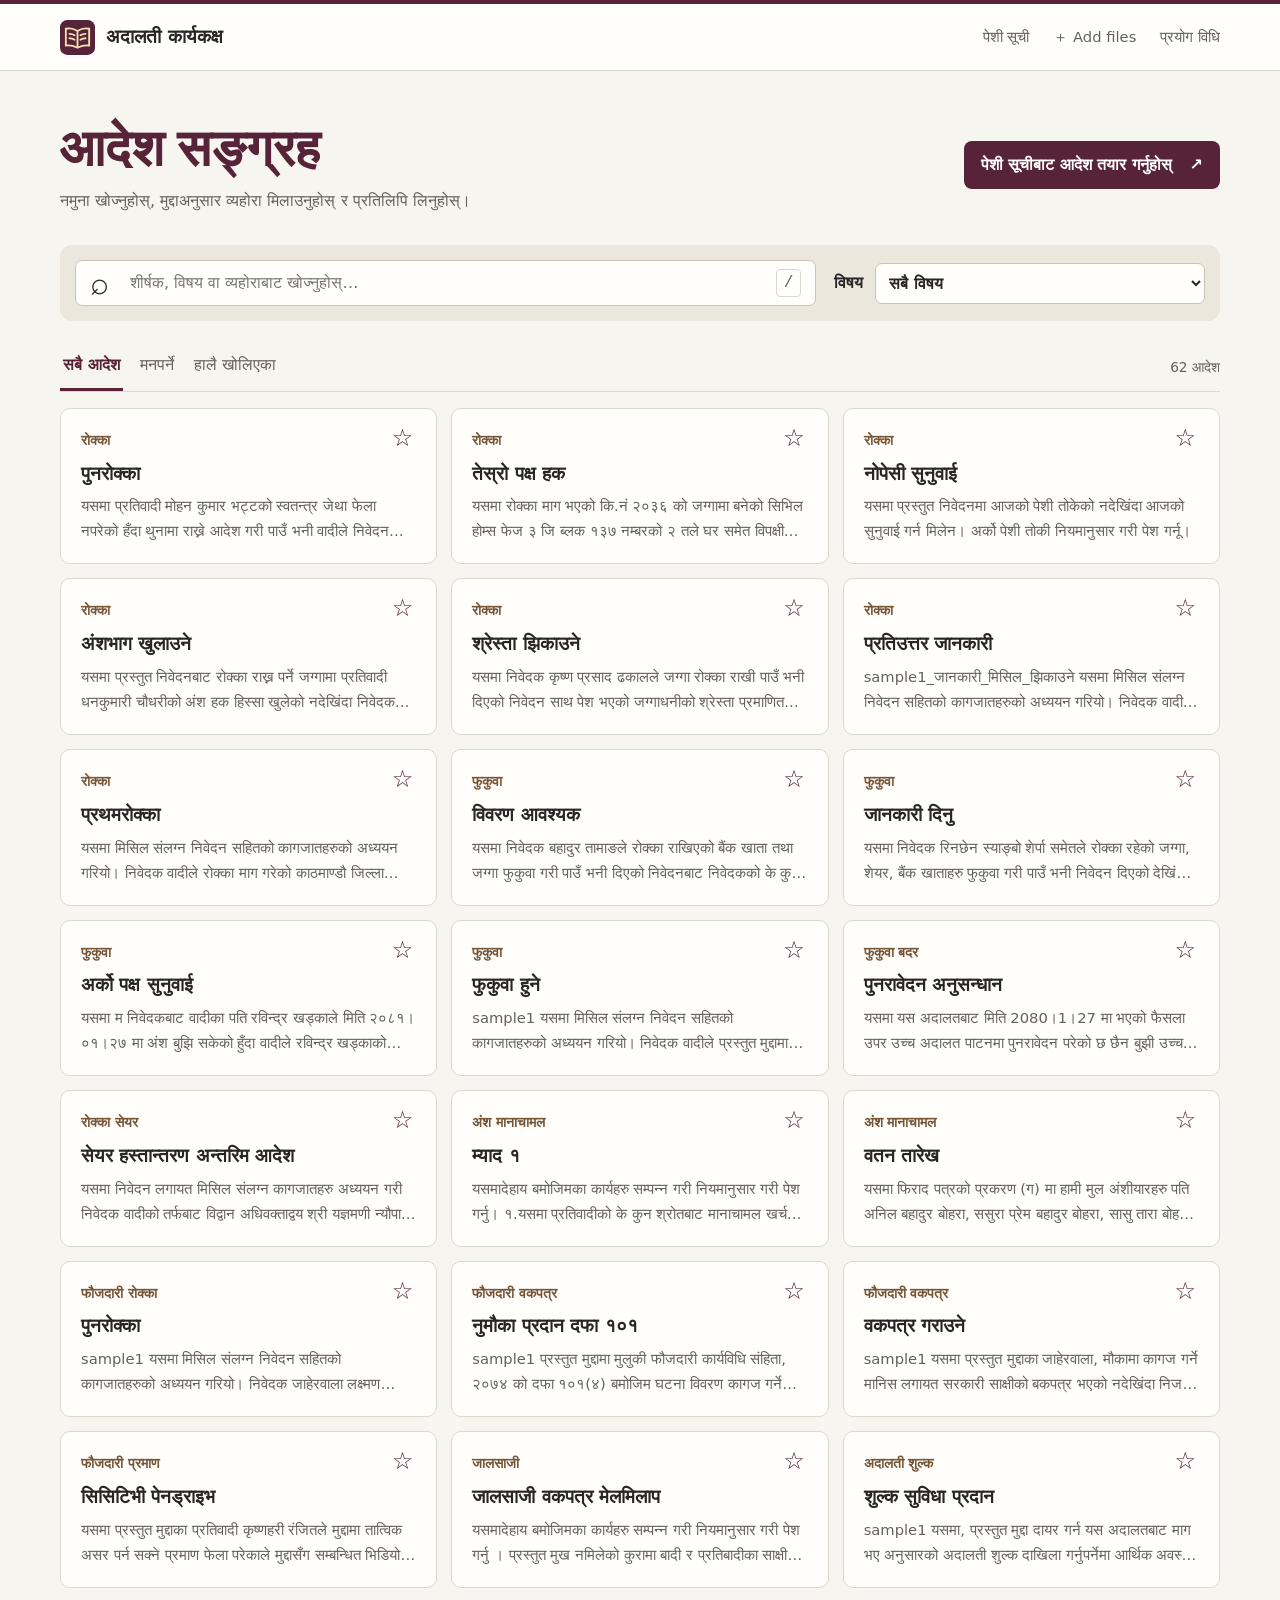
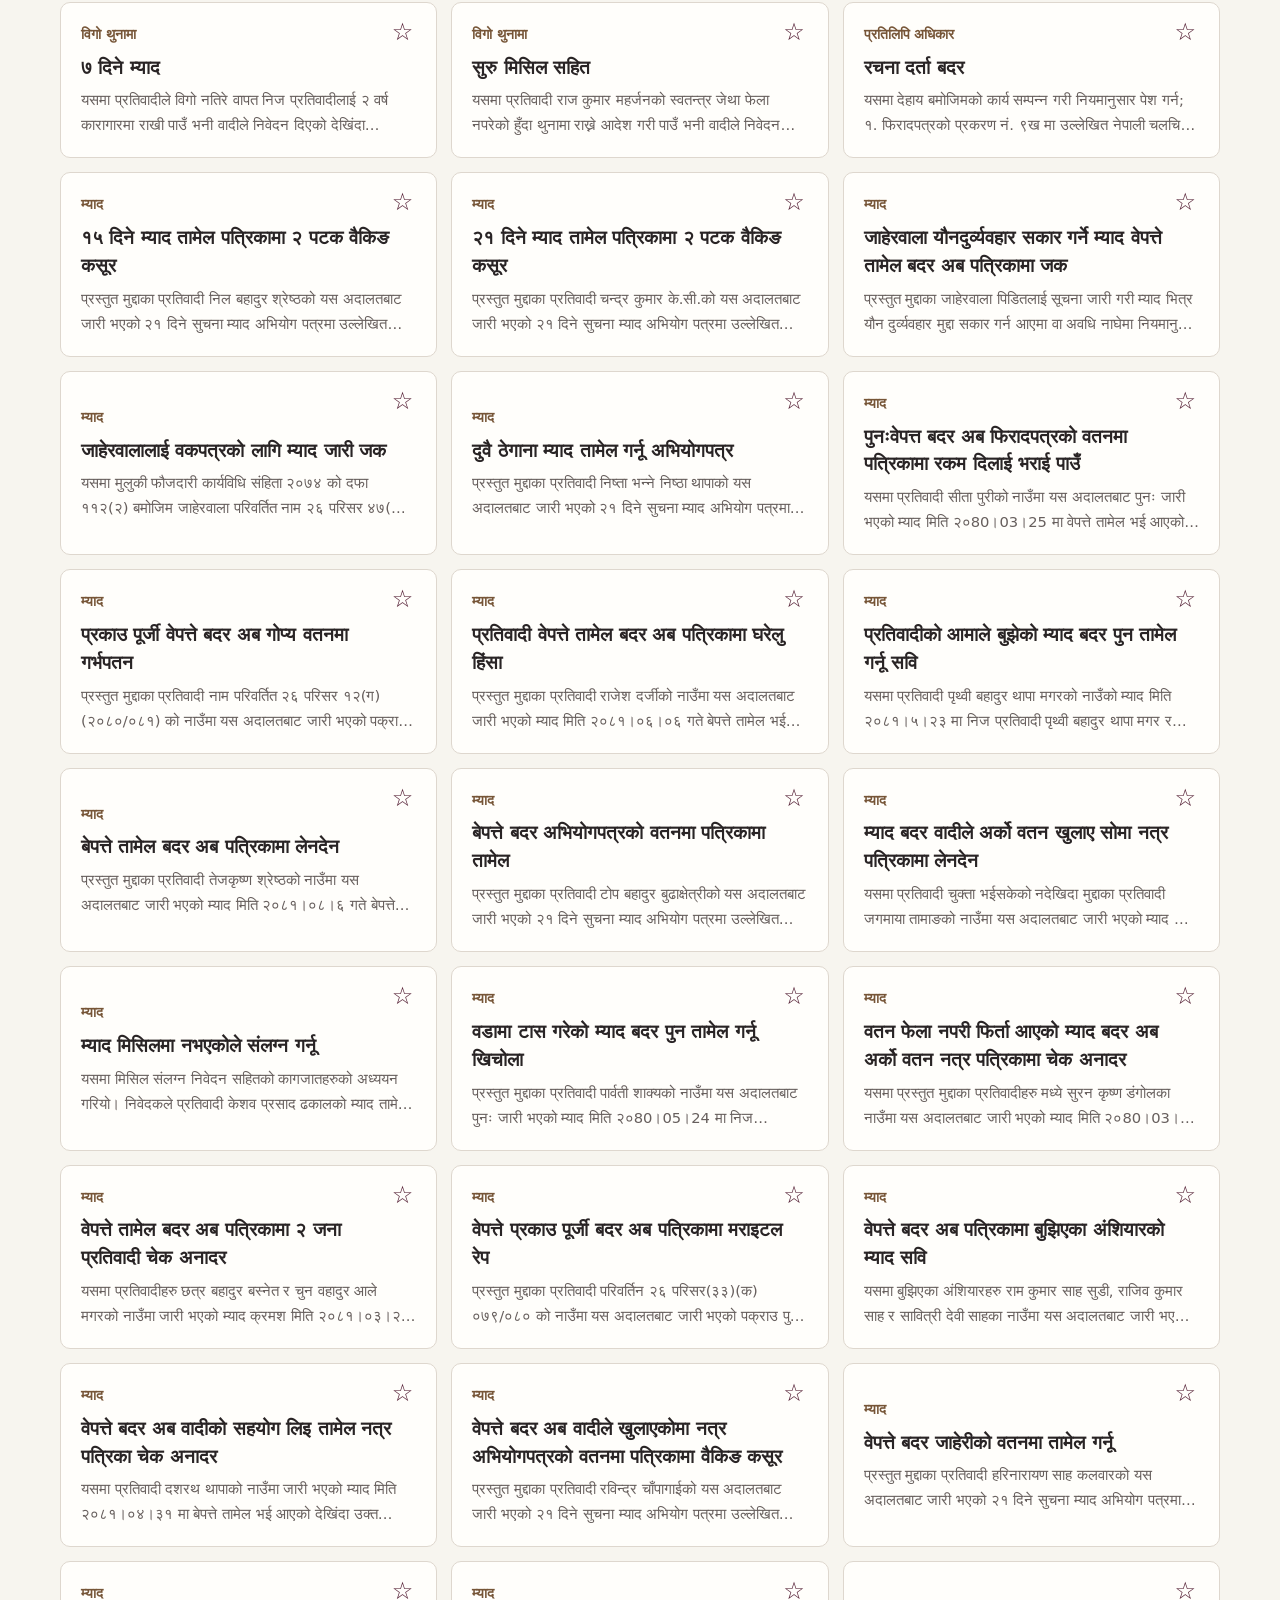
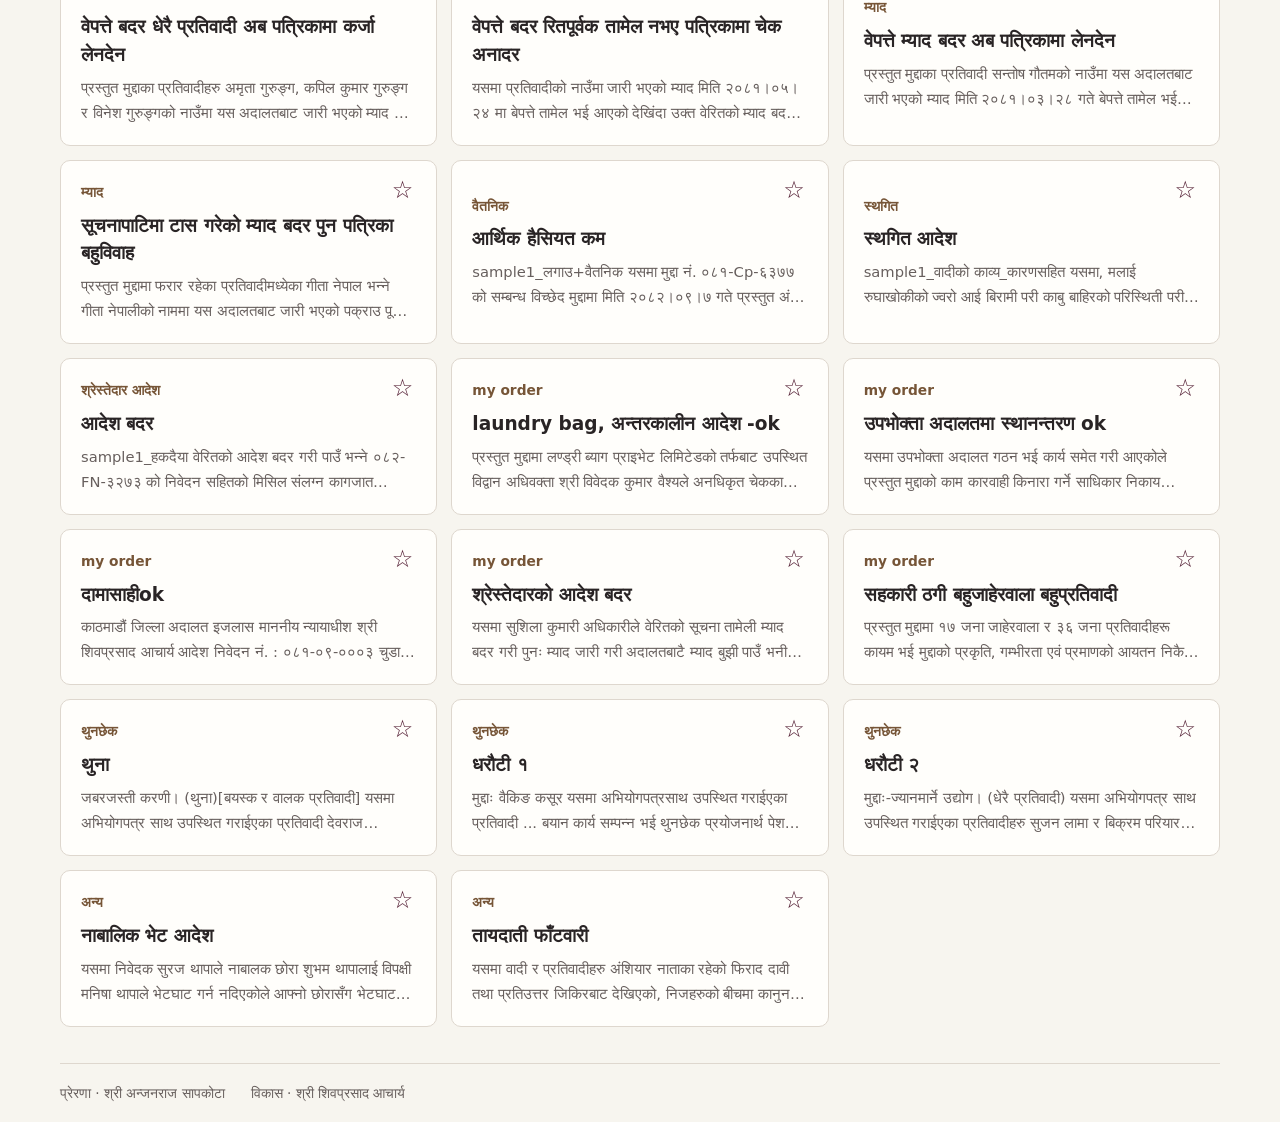
<file: index.html>
<!doctype html>
<html lang="ne">
<head><link rel="icon" type="image/svg+xml" href="assets/court.svg">
<meta charset="utf-8"><meta name="viewport" content="width=device-width,initial-scale=1"><meta name="theme-color" content="#572338">
<title>आदेश सङ्ग्रह · अदालती कार्यकक्ष</title>
<link rel="stylesheet" href="assets/catalogue.css">
<script>if(new URLSearchParams(location.search).has("search"))location.replace("causelist.html"+location.search+location.hash)</script>
<script defer src="assets/catalogue.js"></script>
</head>
<body>
<header><div class="bar"><a class="brand" href="./"><img src="assets/book.svg" alt="">अदालती कार्यकक्ष</a><nav aria-label="मुख्य"><a href="causelist.html">पेशी सूची</a><a href="https://github.com/ShivaPrasadAcharya/readymadeorders2/upload/main" target="_blank" rel="noopener noreferrer" title="GitHub मा फाइल अपलोड गर्नुहोस्">＋ Add files</a><a href="README.html">प्रयोग विधि</a></nav></div></header>
<main>
<div class="hero"><div><h1>आदेश सङ्ग्रह</h1><p>नमुना खोज्नुहोस्, मुद्दाअनुसार व्यहोरा मिलाउनुहोस् र प्रतिलिपि लिनुहोस्।</p></div><a class="launch" href="causelist.html">पेशी सूचीबाट आदेश तयार गर्नुहोस् <b aria-hidden="true">↗</b></a></div>
<section class="tools" aria-label="आदेश खोज र छनोट"><div class="search"><span aria-hidden="true">⌕</span><input id="query" type="search" aria-label="आदेश खोज्नुहोस्" placeholder="शीर्षक, विषय वा व्यहोराबाट खोज्नुहोस्…" autocomplete="off"><kbd>/</kbd></div><label class="category">विषय<select id="group"><option value="">सबै विषय</option></select></label></section>
<div class="views"><div id="views" role="group" aria-label="आदेश सूची"><button data-view="all" aria-pressed="true">सबै आदेश</button><button data-view="saved" aria-pressed="false">मनपर्ने</button><button data-view="recent" aria-pressed="false">हालै खोलिएका</button></div><span id="count" role="status"></span></div>
<div id="list" class="grid" aria-label="आदेशका नमुना"></div><div id="empty" hidden><h2 id="emptyTitle"></h2><p id="emptyHint"></p><button id="reset">सबै आदेश हेर्नुहोस्</button></div>
</main>
<footer>प्रेरणा · श्री अन्जनराज सापकोटा <span>विकास · श्री शिवप्रसाद आचार्य</span></footer>
<dialog id="reader" aria-labelledby="title"><div class="reader-head"><div><span id="subject"></span><h2 id="title"></h2></div><button id="close" aria-label="बन्द गर्नुहोस्">×</button></div>
<div class="reader-body"><p id="tip"></p><div id="paper"></div><label id="editBox" hidden>आदेशको व्यहोरा<textarea id="editor" spellcheck="false"></textarea></label><div id="tools"><button id="edit">व्यहोरा सम्पादन</button><button id="restore" hidden>मूल पाठ फर्काउनुहोस्</button></div></div>
<div class="reader-foot"><span id="notice" role="status"></span><button id="print">प्रिन्ट</button><button class="primary" id="copy">प्रतिलिपि लिनुहोस्</button></div></dialog>
<div id="printArea"></div>
</body></html>
</file>
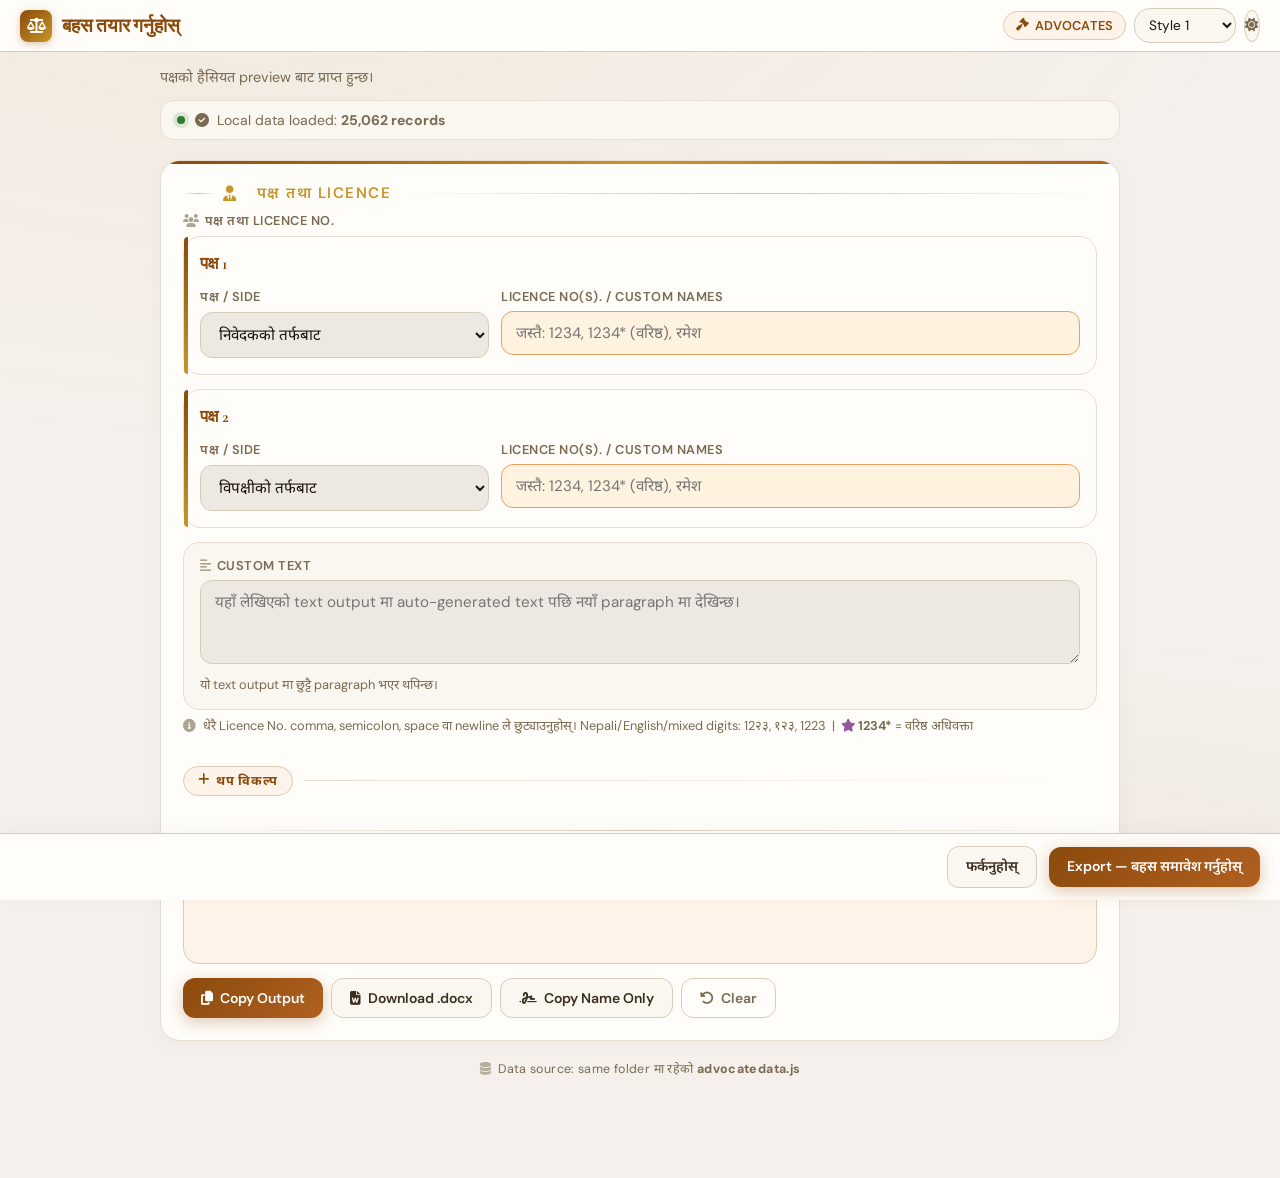
<file: bahas.html>
<!DOCTYPE html>
<html lang="ne" data-theme="light">
<head><link rel="icon" type="image/svg+xml" href="assets/court.svg">
  <meta charset="UTF-8" />
  <meta name="viewport" content="width=device-width, initial-scale=1.0" />
  <title>अधिवक्ता Licence Lookup</title>
  <link rel="preconnect" href="https://fonts.googleapis.com">
  <link rel="preconnect" href="https://fonts.gstatic.com" crossorigin>
  <link href="https://fonts.googleapis.com/css2?family=Cormorant+Garamond:ital,wght@0,400;0,600;0,700;1,400&family=DM+Sans:opsz,wght@9..40,300;9..40,400;9..40,500;9..40,600;9..40,700&family=Noto+Sans+Devanagari:wght@300;400;500;600;700&display=swap" rel="stylesheet">
  <link rel="stylesheet" href="https://cdnjs.cloudflare.com/ajax/libs/font-awesome/6.5.2/css/all.min.css">
  <style>
    :root {
      --bg:#f5f0eb; --bg2:#ede8e1; --card:#fffdf9; --card2:#faf6f0;
      --text:#1a1208; --text2:#3a2e1e; --muted:#7a6a52;
      --line:#d8ccb8; --line2:#e8ddd0;
      --primary:#8b4a0c; --primary-light:#b06020; --primary-bg:#fef3e8;
      --accent:#c0392b; --accent2:#2e7d32;
      --gold:#c8952a; --gold-light:#f0c060;
      --senior:#7b2d8b; --senior-bg:#f9f0fc;
      --warn-bg:#fff8e1; --warn-border:#f0c060; --warn-text:#7a5c00;
      --shadow-sm:0 2px 8px rgba(100,60,10,.08);
      --shadow:0 8px 32px rgba(100,60,10,.12);
      --shadow-lg:0 20px 60px rgba(100,60,10,.16);
      --radius:20px; --radius-sm:12px;
      --font-serif:'Cormorant Garamond','Noto Serif Devanagari',Georgia,serif;
      --font-sans:'DM Sans','Noto Sans Devanagari',sans-serif;
    }
    [data-theme="dark"] {
      --bg:#0d0a06; --bg2:#14100a; --card:#1a1410; --card2:#211a12;
      --text:#f0e8d8; --text2:#c8b898; --muted:#8a7858;
      --line:#3a2e1e; --line2:#2a2016;
      --primary:#e8a060; --primary-light:#f0b878; --primary-bg:#2a1a08;
      --accent:#e06060; --accent2:#60b870;
      --gold:#d4a844; --gold-light:#e8c870;
      --senior:#c07ad0; --senior-bg:#1e1028;
      --warn-bg:#1e1800; --warn-border:#7a5c00; --warn-text:#e8c870;
      --shadow-sm:0 2px 8px rgba(0,0,0,.3);
      --shadow:0 8px 32px rgba(0,0,0,.4);
      --shadow-lg:0 20px 60px rgba(0,0,0,.5);
    }
    *{box-sizing:border-box;margin:0;padding:0;}
    body{
      font-family:var(--font-sans);background:var(--bg);color:var(--text);
      min-height:100vh;padding-top:52px;
      transition:background .3s,color .3s;
    }
    body::before{
      content:'';position:fixed;inset:0;pointer-events:none;z-index:0;
      background:radial-gradient(ellipse 80% 60% at 20% -10%,rgba(200,149,42,.06),transparent),
                 radial-gradient(ellipse 60% 40% at 80% 110%,rgba(139,74,12,.05),transparent);
    }

    /* ── TOPBAR ── */
    .topbar{
      position:fixed;top:0;left:0;right:0;z-index:1000;height:52px;
      background:var(--card);border-bottom:1px solid var(--line);
      box-shadow:var(--shadow-sm);
      display:flex;align-items:center;justify-content:space-between;
      padding:0 20px;backdrop-filter:blur(12px);
    }
    .topbar-brand{
      display:flex;align-items:center;gap:10px;
      font-family:var(--font-serif);font-size:1.18rem;font-weight:700;
      color:var(--primary);letter-spacing:-.01em;
    }
    .brand-icon{
      width:32px;height:32px;border-radius:8px;
      background:linear-gradient(135deg,var(--primary),var(--gold));
      display:grid;place-items:center;color:white;font-size:.95rem;
      box-shadow:0 2px 8px rgba(139,74,12,.3);
    }
    .topbar-right{display:flex;align-items:center;gap:8px;}
    .topbar-link{
      display:inline-flex;align-items:center;gap:6px;
      font-size:.8rem;font-weight:600;font-family:var(--font-sans);
      color:var(--primary);text-decoration:none;
      background:var(--primary-bg);border:1px solid var(--line);
      border-radius:20px;padding:5px 12px;transition:all .2s;letter-spacing:.01em;
    }
    .style-select{
      font-family:var(--font-sans);font-size:.85rem;
      padding:7px 10px;border-radius:16px;border:1px solid var(--line);
      background:var(--card2);color:var(--text);cursor:pointer;
      transition:border .15s,background .15s;
    }
    .style-select:hover{border-color:var(--primary);}
    .topbar-link:hover{background:var(--primary);color:white;border-color:var(--primary);transform:translateY(-1px);box-shadow:var(--shadow-sm);}
    .theme-btn{
      width:32px;height:32px;border:1px solid var(--line);border-radius:50%;
      background:var(--card2);color:var(--muted);cursor:pointer;
      display:grid;place-items:center;font-size:.85rem;transition:all .2s;
    }
    .theme-btn:hover{background:var(--primary);color:white;border-color:var(--primary);}

    /* ── LAYOUT ── */
    .wrap{max-width:980px;margin:auto;padding:28px 16px 64px;position:relative;z-index:1;}

    /* ── EYEBROW ── */
    .section-eyebrow{
      display:flex;align-items:center;gap:8px;
      font-size:.75rem;font-weight:600;letter-spacing:.1em;text-transform:uppercase;
      color:var(--gold);margin-bottom:8px;
    }
    .section-eyebrow::before,.section-eyebrow::after{
      content:'';flex:1;height:1px;
      background:linear-gradient(90deg,transparent,var(--gold-light),transparent);
    }
    .section-eyebrow::before{flex:0 0 32px;}

    /* ── STATUS ── */
    .status-strip{
      display:flex;align-items:center;gap:10px;
      padding:10px 16px;border-radius:14px;
      background:var(--card2);border:1px solid var(--line2);
      font-size:.875rem;color:var(--muted);margin-bottom:20px;
    }
    .status-dot{
      width:8px;height:8px;border-radius:50%;flex:0 0 auto;
      background:var(--gold);box-shadow:0 0 0 4px rgba(200,149,42,.15);
      animation:pulse 2s infinite;
    }
    .status-dot.good{background:var(--accent2);box-shadow:0 0 0 4px rgba(46,125,50,.15);animation:none;}
    .status-dot.bad{background:var(--accent);box-shadow:0 0 0 4px rgba(192,57,43,.15);animation:none;}
    @keyframes pulse{0%,100%{opacity:1}50%{opacity:.5}}

    /* ── CARD ── */
    .card{
      background:var(--card);border:1px solid var(--line2);
      border-radius:var(--radius);box-shadow:var(--shadow);
      padding:24px;position:relative;overflow:hidden;
    }
    .card::before{
      content:'';position:absolute;top:0;left:0;right:0;height:3px;
      background:linear-gradient(90deg,var(--primary),var(--gold),var(--primary-light));
    }

    /* ── FORM ── */
    label{
      display:block;font-size:.8rem;font-weight:600;
      letter-spacing:.04em;text-transform:uppercase;
      color:var(--muted);margin:16px 0 6px;
    }
    label:first-child{margin-top:0;}
    input,select,textarea{
      width:100%;border:1.5px solid var(--line);background:var(--bg2);color:var(--text);
      border-radius:var(--radius-sm);padding:11px 14px;
      font-size:.95rem;font-family:var(--font-sans);outline:none;
      transition:border .15s,box-shadow .15s,background .15s;
    }
    input:focus,select:focus,textarea:focus{
      border-color:var(--primary);background:var(--card);
      box-shadow:0 0 0 3px rgba(139,74,12,.1);
    }
    /* Licence input: light orange as requested */
    input.licenceNos{
      background:#fff3e0;
      border-color:#e8a060;
      color:#1a1208;
    }
    input.licenceNos:focus{
      background:#fff7ed;
      border-color:var(--primary);
      box-shadow:0 0 0 3px rgba(232,160,96,.22);
    }
    [data-theme="dark"] input.licenceNos{
      background:#3a2412;
      border-color:#8b4a0c;
      color:#f0e8d8;
    }
    [data-theme="dark"] input.licenceNos:focus{
      background:#432814;
      border-color:var(--primary);
    }
    select{cursor:pointer;}
    .grid{display:grid;grid-template-columns:1fr 1fr;gap:14px;}
    .full{grid-column:1/-1;}

    /* ── CHECKS ── */
    .checks{display:flex;gap:16px;flex-wrap:wrap;margin-top:12px;}
    .checks label{
      display:inline-flex;align-items:center;gap:7px;
      margin:0;text-transform:none;letter-spacing:0;
      font-size:.875rem;font-weight:500;color:var(--text2);cursor:pointer;
    }
    .checks input[type="checkbox"]{width:16px;height:16px;cursor:pointer;accent-color:var(--primary);}

    /* ── ADV PANEL ── */
    .adv-toggle-row{display:flex;align-items:center;gap:10px;margin-top:16px;}
    .adv-toggle-btn{
      display:inline-flex;align-items:center;gap:6px;
      font-size:.8rem;font-weight:700;letter-spacing:.06em;
      color:var(--primary);background:var(--primary-bg);
      border:1.5px solid var(--line);border-radius:20px;padding:5px 14px;
      cursor:pointer;transition:all .2s;font-family:var(--font-sans);user-select:none;
    }
    .adv-toggle-btn:hover{background:var(--primary);color:white;border-color:var(--primary);}
    .adv-toggle-btn .adv-icon{transition:transform .25s;}
    .adv-toggle-btn.open .adv-icon{transform:rotate(45deg);}
    .adv-divider{flex:1;height:1px;background:linear-gradient(90deg,var(--line2),transparent);}
    .adv-panel{display:grid;grid-template-rows:0fr;transition:grid-template-rows .28s ease;overflow:hidden;}
    .adv-panel.open{grid-template-rows:1fr;}
    .adv-panel-inner{overflow:hidden;padding-top:0;transition:padding-top .28s ease;}
    .adv-panel.open .adv-panel-inner{padding-top:14px;}
    .adv-grid{display:grid;grid-template-columns:1fr 1fr;gap:14px;}

    /* ── PARTY BLOCKS ── */
    .partyList{display:grid;gap:14px;}
    .partyBlock{
      background:var(--card2);border:1.5px solid var(--line2);
      border-radius:18px;padding:16px;position:relative;
      transition:border-color .2s,box-shadow .2s;
    }
    .partyBlock:hover{border-color:var(--primary);box-shadow:var(--shadow-sm);}
    .partyBlock::after{
      content:'';position:absolute;top:0;left:0;bottom:0;width:4px;
      border-radius:18px 0 0 18px;
      background:linear-gradient(180deg,var(--primary),var(--gold));
    }
    .partyHead{display:flex;align-items:center;gap:10px;margin-bottom:14px;}
    .partyTitle{
      display:flex;align-items:center;gap:10px;
      font-weight:700;color:var(--primary);
      font-family:var(--font-serif);font-size:1.05rem;
    }
    .partyTitle .badge{
      width:28px;height:28px;border-radius:50%;
      background:linear-gradient(135deg,var(--primary),var(--gold));
      color:white;display:grid;place-items:center;
      font-family:var(--font-sans);font-size:.78rem;font-weight:700;
      box-shadow:0 2px 8px rgba(139,74,12,.25);
    }
    .partyFields{display:grid;grid-template-columns:1.1fr 1.6fr;gap:12px;align-items:start;}
    .remove-party-btn{
      position:absolute;top:14px;right:14px;
      width:28px;height:28px;border:1px solid var(--line);border-radius:50%;
      background:transparent;color:var(--muted);cursor:pointer;
      display:grid;place-items:center;font-size:.75rem;transition:all .2s;
    }
    .remove-party-btn:hover{background:var(--accent);color:white;border-color:var(--accent);}

    /* ── INLINE ALERT (below input) ── */
    .inline-alert{
      display:none;margin-top:6px;padding:8px 12px;
      background:var(--warn-bg);border:1px solid var(--warn-border);
      border-radius:10px;font-size:.8rem;color:var(--warn-text);
      line-height:1.5;
    }
    .inline-alert.show{display:block;}
    .inline-alert ul{margin:4px 0 0 14px;}
    .inline-alert li{margin-bottom:2px;}

    /* ── CONNECTOR ROW ── */
    .connector-row{
      display:flex;align-items:center;gap:8px;
      margin-top:8px;padding:8px 10px;
      background:var(--card);border:1px dashed var(--line2);border-radius:12px;
    }
    .connector-label{font-size:.78rem;color:var(--muted);font-weight:600;white-space:nowrap;flex:0 0 auto;}
    .connector-select{
      flex:1;padding:6px 10px;font-size:.85rem;
      border:1.5px solid var(--line);background:var(--bg2);color:var(--text);
      border-radius:10px;font-family:var(--font-sans);outline:none;transition:border .15s;
      min-width:0;
    }
    .connector-select:focus{border-color:var(--primary);}
    #connectorList{display:grid;gap:8px;margin-top:0;}

    /* ── ADD PARTY ── */
    .add-party-btn{
      display:inline-flex;align-items:center;gap:8px;margin-top:14px;
      border:1.5px dashed var(--primary);background:var(--primary-bg);
      color:var(--primary);font-weight:600;font-size:.875rem;
      border-radius:14px;padding:10px 16px;cursor:pointer;transition:all .2s;
    }
    .add-party-btn:hover{background:var(--primary);color:white;border-style:solid;transform:translateY(-1px);box-shadow:var(--shadow-sm);}
    .custom-text-regular{
      margin-top:14px;padding:14px 16px;border:1.5px solid var(--line2);
      border-radius:16px;background:var(--card2);
    }
    .custom-text-regular label{margin-top:0;}

    /* ── BUTTONS ── */
    .btn{
      border:0;border-radius:12px;padding:10px 18px;
      font-weight:600;font-size:.875rem;font-family:var(--font-sans);
      cursor:pointer;transition:all .18s;
      display:inline-flex;align-items:center;gap:7px;white-space:nowrap;
    }
    .btn-primary{
      background:linear-gradient(135deg,var(--primary),var(--primary-light));
      color:white;box-shadow:0 4px 16px rgba(139,74,12,.3);
    }
    .btn-primary:hover{transform:translateY(-2px);box-shadow:0 6px 20px rgba(139,74,12,.4);}
    .btn-secondary{background:var(--card2);color:var(--text2);border:1.5px solid var(--line);}
    .btn-secondary:hover{background:var(--bg2);border-color:var(--primary);color:var(--primary);}
    .btn-ghost{background:transparent;color:var(--muted);border:1px solid var(--line);}
    .btn-ghost:hover{background:var(--primary);color:white;border-color:var(--primary);}
    .copy-row{display:flex;gap:8px;flex-wrap:wrap;margin-top:14px;}

    /* ── OUTPUT ── */
    .output{
      font-family:var(--font-serif);font-size:1.25rem;line-height:1.9;
      padding:20px 22px;border-radius:16px;
      background:var(--primary-bg);border:1.5px solid var(--line);
      min-height:90px;white-space:pre-wrap;color:var(--text);position:relative;
    }
    .output::before{
      content:'\275D';position:absolute;top:10px;left:12px;
      font-size:2rem;color:var(--gold);opacity:.25;font-family:serif;line-height:1;
    }

    /* ── RECORD ── */
    .record{display:grid;grid-template-columns:repeat(3,1fr);gap:10px;margin-top:14px;}
    .field{border:1px solid var(--line2);background:var(--card);border-radius:14px;padding:12px 14px;}
    .field small{
      display:flex;align-items:center;gap:5px;color:var(--muted);font-weight:600;
      font-size:.73rem;letter-spacing:.06em;text-transform:uppercase;margin-bottom:5px;
    }
    .field b{font-size:.97rem;font-weight:600;color:var(--text);}

    /* ── MINI LIST ── */
    .miniList{margin:14px 0 0;padding:0;list-style:none;display:grid;gap:8px;}
    .miniList li{
      padding:10px 14px;border:1px solid var(--line2);border-radius:12px;
      background:var(--card2);display:flex;justify-content:space-between;
      align-items:center;gap:10px;font-size:.875rem;
    }

    /* ── SENIOR TAG ── */
    .senior-tag{
      display:inline-flex;align-items:center;gap:4px;
      font-size:.7rem;font-weight:700;letter-spacing:.05em;
      color:var(--senior);background:var(--senior-bg);
      border:1px solid color-mix(in srgb,var(--senior) 30%,transparent);
      border-radius:20px;padding:2px 7px;vertical-align:middle;margin-left:4px;
      font-family:var(--font-sans);
    }

    .error{color:var(--accent);font-weight:600;}
    .ok{color:var(--accent2);font-weight:600;}
    .muted{color:var(--muted);}
    .hint{font-size:.8rem;color:var(--muted);line-height:1.55;margin-top:6px;}

    /* ── FORM ID SAVE/RECALL ── */
    .form-id-row{
      display:grid;grid-template-columns:1.2fr auto auto;gap:10px;align-items:end;
      padding:14px;margin-bottom:16px;border:1px solid var(--line2);
      border-radius:16px;background:var(--card2);
    }
    .form-id-actions{display:flex;gap:8px;align-items:center;flex-wrap:wrap;}
    .formIdNo{background:#fff3e0;border-color:#e8a060;color:#1a1208;}
    .formIdNo:focus{background:#fff7ed;border-color:var(--primary);box-shadow:0 0 0 3px rgba(232,160,96,.22);}
    [data-theme="dark"] .formIdNo{background:#3a2412;border-color:#8b4a0c;color:#f0e8d8;}
    [data-theme="dark"] .formIdNo:focus{background:#432814;border-color:var(--primary);}
    .form-id-alert{
      display:none;grid-column:1/-1;margin-top:2px;padding:8px 12px;
      background:var(--warn-bg);border:1px solid var(--warn-border);
      border-radius:10px;font-size:.8rem;color:var(--warn-text);line-height:1.5;
    }
    .form-id-alert.show{display:block;}
    .history-panel{
      display:none;grid-column:1/-1;margin-top:4px;padding:10px 12px;
      background:var(--card);border:1px solid var(--line);border-radius:14px;
      box-shadow:var(--shadow-sm);
    }
    .history-panel.show{display:block;}
    .history-head{
      display:flex;align-items:center;justify-content:space-between;gap:10px;
      font-size:.82rem;font-weight:700;color:var(--primary);margin-bottom:8px;
    }
    .history-list{display:flex;flex-wrap:wrap;gap:8px;}
    .history-item{
      display:inline-flex;align-items:center;gap:0;
      border:1px solid var(--line);background:var(--primary-bg);
      border-radius:18px;overflow:hidden;box-shadow:var(--shadow-sm);
    }
    .history-id-btn{
      border:0;border-right:1px solid var(--line);background:transparent;color:var(--primary);
      padding:6px 10px;font-size:.82rem;font-weight:700;
      cursor:pointer;font-family:var(--font-sans);transition:all .15s;
    }
    .history-id-btn:hover{background:var(--primary);color:white;}
    .history-delete-btn{
      border:0;background:transparent;color:var(--accent);
      padding:6px 9px;font-size:.82rem;cursor:pointer;
      font-family:var(--font-sans);transition:all .15s;
    }
    .history-delete-btn:hover{background:var(--accent);color:white;}
    .history-empty{font-size:.82rem;color:var(--muted);line-height:1.5;}
    @media(max-width:760px){.form-id-row{grid-template-columns:1fr}.form-id-actions .btn{flex:1;justify-content:center}}

    .divider{height:1px;background:linear-gradient(90deg,transparent,var(--line),transparent);margin:20px 0;}
    .ornament{text-align:center;color:var(--gold-light);font-size:1.2rem;letter-spacing:.3em;margin:4px 0 18px;opacity:.6;}
    #outputAnchor{scroll-margin-top:72px;}

    /* ── ALERT (popup) ── */
    .alertBox{
      display:none;position:fixed;top:64px;right:16px;max-width:420px;
      z-index:9998;background:var(--card);border:1.5px solid var(--line);
      box-shadow:var(--shadow-lg);border-radius:var(--radius);padding:16px 18px;
    }
    .alertBox.show{display:block;animation:slideIn .2s ease-out;}
    @keyframes slideIn{from{transform:translateY(-10px) translateX(10px);opacity:0}to{transform:none;opacity:1}}
    .alertHead{
      display:flex;align-items:center;justify-content:space-between;
      gap:12px;font-weight:700;color:var(--accent);margin-bottom:10px;font-size:.9rem;
    }
    .alertBody{font-size:.875rem;line-height:1.6;color:var(--text2);max-height:240px;overflow:auto;white-space:pre-wrap;}
    .alertClose{
      border:1px solid var(--line);background:var(--card2);color:var(--muted);
      border-radius:8px;padding:4px 8px;cursor:pointer;font-size:.8rem;transition:all .15s;
    }
    .alertClose:hover{background:var(--accent);color:white;border-color:var(--accent);}

    html{scroll-behavior:smooth;}
    /* ── FAB ── */
    .fab-wrap{
      position:fixed;right:0;top:50%;transform:translateY(-50%);
      z-index:900;display:flex;flex-direction:column;align-items:flex-end;
    }
    .fab{
      width:48px;height:48px;border-radius:12px 0 0 12px;
      background:linear-gradient(135deg,var(--primary),var(--gold));
      color:white;border:0;cursor:pointer;
      display:grid;place-items:center;font-size:1.2rem;
      box-shadow:-4px 0 16px rgba(139,74,12,.35);
      transition:all .2s;
    }
    .fab:hover{width:56px;box-shadow:-6px 0 24px rgba(139,74,12,.5);}
    .fab:active{transform:scaleX(.95);}
    .fab-label{
      position:absolute;right:52px;top:50%;transform:translateY(-50%);
      background:var(--card);color:var(--text);font-size:.78rem;font-weight:600;
      padding:5px 10px;border-radius:10px;border:1px solid var(--line);
      white-space:nowrap;box-shadow:var(--shadow-sm);
      opacity:0;transition:opacity .2s;pointer-events:none;
    }
    .fab-wrap:hover .fab-label{opacity:1;}

    .scroll-link{
      position:fixed;right:16px;z-index:950;
      width:44px;height:44px;border-radius:50%;
      background:linear-gradient(135deg,var(--primary),var(--gold));
      color:white;display:grid;place-items:center;text-decoration:none;
      box-shadow:0 10px 24px rgba(0,0,0,.22);transition:transform .2s,box-shadow .2s;
    }
    .scroll-link:hover{transform:translateY(-2px);box-shadow:0 14px 28px rgba(0,0,0,.28);}
    .back-top{bottom:16px;}
    .go-bottom{bottom:80px;}

    /* ── TOAST ── */
    .toast{
      position:fixed;right:16px;bottom:16px;
      background:var(--text);color:var(--bg);
      padding:10px 16px;border-radius:12px;box-shadow:var(--shadow);z-index:9999;
      font-weight:600;font-size:.875rem;
      display:flex;align-items:center;gap:7px;animation:fadeUp .2s ease-out;
    }
    @keyframes fadeUp{from{transform:translateY(8px);opacity:0}to{transform:none;opacity:1}}

    /* ── RESPONSIVE ── */
    @media(max-width:760px){
      .wrap{padding:18px 12px 80px;}
      .grid,.record,.adv-grid{grid-template-columns:1fr;}
      .partyFields{grid-template-columns:1fr;}
      .copy-row .btn{flex:1;justify-content:center;}
      .topbar-brand span.brand-name{display:none;}
      .fab{border-radius:12px 0 0 12px;}
    }
  </style>
  <link rel="stylesheet" href="bahas-embedded.css">
</head>
<body>

<!-- Topbar -->
<div class="topbar" id="topAnchor">
  <div class="topbar-brand">
    <div class="brand-icon"><i class="fa-solid fa-scale-balanced"></i></div>
    <span class="brand-name">बहस तयार गर्नुहोस्</span>
  </div>
  <div class="topbar-right">
    <a class="topbar-link" href="https://shivaprasadacharya.github.io/adhivaktakokundali/" target="_blank" rel="noopener">
      <i class="fa-solid fa-gavel"></i> ADVOCATES
    </a>
    <select id="styleMode" class="style-select" title="Output style">
      <option value="style1">Style 1</option>
      <option value="style2">Style 2</option>
    </select>
    <button class="theme-btn" id="themeBtn" title="Light/Dark mode">
      <i class="fa-solid fa-sun" id="themeIcon"></i>
    </button>
  </div>
</div>

<!-- Popup Alert -->
<div id="lookupAlert" class="alertBox">
  <div class="alertHead">
    <span><i class="fa-solid fa-triangle-exclamation"></i> सूचना</span>
    <button type="button" class="alertClose" id="alertClose"><i class="fa-solid fa-xmark"></i></button>
  </div>
  <div class="alertBody" id="alertBody"></div>
</div>

<!-- FAB: right-center, right arrow -->
<div class="fab-wrap">
  <button class="fab" id="fabBtn" title="Generate (Ctrl+Enter)">
    <i class="fa-solid fa-arrow-right"></i>
  </button>
  <span class="fab-label"><i class="fa-solid fa-keyboard"></i> Ctrl+Enter</span>
</div>
<a href="#outputAnchor" id="goBottomBtn" class="scroll-link go-bottom" title="Go to bottom"><i class="fa-solid fa-arrow-down"></i></a>
<a href="#topAnchor" id="backTopBtn" class="scroll-link back-top" title="Back to top"><i class="fa-solid fa-arrow-up"></i></a>

<div class="wrap">
<p class="bahas-context" id="bahasContext">पक्षको हैसियत preview बाट प्राप्त हुन्छ।</p>

  <!-- Status -->
  <div class="status-strip" id="loadStatus">
    <span class="status-dot" id="statusDot"></span>
    <span id="statusText"><i class="fa-regular fa-circle-dot"></i> &nbsp;Local advocatedata.js data तयार गर्दै...</span>
  </div>

  <!-- Main Card -->
  <div class="card">
    <div class="section-eyebrow"><i class="fa-solid fa-user-tie"></i>&nbsp; पक्ष तथा Licence</div>
    <div class="ornament">⚖ &nbsp; ◆ &nbsp; ⚖</div>

    <div class="grid">
      <!-- Single Form ID save / recall -->
      <div class="full form-id-row">
        <div>
          <label><i class="fa-solid fa-id-card" style="margin-right:5px;opacity:.6"></i>ID No. / Form ID</label>
          <input id="formIdNo" class="formIdNo" inputmode="text" placeholder="जस्तै: 1, A1, case-01" />
          <p class="hint">ID No. लेखेर Enter/blur गर्दा पहिले Save गरिएको पूरा input set स्वतः फर्किन्छ।</p>
        </div>
        <div class="form-id-actions">
          <button type="button" class="btn btn-primary" id="saveFormBtn"><i class="fa-solid fa-floppy-disk"></i> Save</button>
          <button type="button" class="btn btn-secondary" id="newFormBtn"><i class="fa-solid fa-file-circle-plus"></i> New</button>
          <button type="button" class="btn btn-secondary" id="historyBtn"><i class="fa-solid fa-clock-rotate-left"></i> History</button>
        </div>
        <button type="button" class="btn btn-ghost" id="clearSavedFormsBtn"><i class="fa-solid fa-trash-can"></i> Clear Saved</button>
        <div class="form-id-alert" id="formIdAlert"></div>
        <div class="history-panel" id="historyPanel">
          <div class="history-head">
            <span><i class="fa-solid fa-list"></i> Saved History ID</span>
            <small class="muted">ID क्लिक गर्दा form repopulate हुन्छ</small>
          </div>
          <div class="history-list" id="historyList"></div>
        </div>
      </div>

      <!-- Party list -->
      <div class="full">
        <label><i class="fa-solid fa-users" style="margin-right:5px;opacity:.6"></i>पक्ष तथा Licence No.</label>
        <div class="partyList" id="partyList"></div>
        <div class="custom-text-regular" id="customTextRegularBox">
          <label><i class="fa-solid fa-align-left" style="margin-right:5px;opacity:.6"></i>Custom Text</label>
          <textarea id="customText" rows="3" placeholder="यहाँ लेखिएको text output मा auto-generated text पछि नयाँ paragraph मा देखिन्छ।"></textarea>
          <p class="hint">यो text output मा छुट्टै paragraph भएर थपिन्छ।</p>
        </div>
        <button type="button" class="add-party-btn" id="addPartyBtn">
          <i class="fa-solid fa-circle-plus"></i> अर्को पक्ष थप्नुहोस्
        </button>
        <p class="hint">
          <i class="fa-solid fa-circle-info" style="margin-right:4px;opacity:.6"></i>
          धेरै Licence No. comma, semicolon, space वा newline ले छुट्याउनुहोस्।
          Nepali/English/mixed digits: 12२३, १२३, 1223 &nbsp;|&nbsp;
          <i class="fa-solid fa-star" style="color:var(--senior);opacity:.8"></i>
          <strong>1234*</strong> = वरिष्ठ अधिवक्ता
        </p>
      </div>

      <!-- ++ Advanced panel -->
      <div class="full">
        <div class="adv-toggle-row">
          <button type="button" class="adv-toggle-btn" id="advToggleBtn">
            <i class="fa-solid fa-plus adv-icon"></i>
            <span class="adv-label">थप विकल्प</span>
          </button>
          <div class="adv-divider"></div>
        </div>
        <div class="adv-panel" id="advPanel">
          <div class="adv-panel-inner">
            <div class="adv-grid">
              <div>
                <label><i class="fa-solid fa-star" style="margin-right:5px;opacity:.6"></i>सम्बोधन / विशेषण</label>
                <input id="honorific" value="विद्वान" />
                <p class="hint">संख्या अनुसार अधिवक्ता/द्वय/हरू स्वतः मिलाउँछ।</p>
              </div>
              <div>
                <label><i class="fa-solid fa-quote-left" style="margin-right:5px;opacity:.6"></i>वाक्य सुरु</label>
                <input id="prefixText" value="" placeholder="(खाली भएमा स्वतः चयन गरिन्छ)" />
              </div>
              <div>
                <label><i class="fa-solid fa-quote-right" style="margin-right:5px;opacity:.6"></i>वाक्य अन्त्य</label>
                <input id="suffixText" value="ले गर्नुभएको बहस सुनियो।" />
              </div>
              <div class="checks" style="grid-column:1/-1">
                <label><input type="checkbox" id="includeShri" checked />
                  <i class="fa-solid fa-hands-praying" style="opacity:.5;margin-right:3px"></i> नाम अघि श्री राख्ने</label>
                <label><input type="checkbox" id="autoGenerate" checked />
                  <i class="fa-solid fa-bolt" style="opacity:.5;margin-right:3px"></i> typing गर्दा स्वतः output</label>
              </div>
            </div>
            <div class="full" id="connectorSection">
              <div id="connectorList"></div>
            </div>
          </div>
        </div>
      </div>

      <!-- Output -->
      <div class="full" id="outputAnchor">
        <div class="divider"></div>
        <label><i class="fa-solid fa-file-lines" style="margin-right:5px;opacity:.6"></i>Output</label>
        <div class="output" id="outputBox">Local data load भएपछि output यहाँ देखिन्छ।</div>
        <div class="copy-row">
          <button class="btn btn-primary" id="copyOutput"><i class="fa-solid fa-copy"></i> Copy Output</button>
          <button class="btn btn-secondary" id="downloadDocx"><i class="fa-solid fa-file-word"></i> Download .docx</button>
          <button class="btn btn-secondary" id="downloadAllZip"><i class="fa-solid fa-file-zipper"></i> Download All (ZIP)</button>
          <button class="btn btn-secondary" id="copyName"><i class="fa-solid fa-signature"></i> Copy Name Only</button>
          <button class="btn btn-ghost" id="clearBtn"><i class="fa-solid fa-rotate-left"></i> Clear</button>
        </div>
      </div>
    </div>

    <div class="record" id="recordBox" style="display:none"></div>
    <ul class="miniList" id="multiBox" style="display:none"></ul>
  </div>

  <p style="text-align:center;color:var(--muted);font-size:.78rem;margin-top:20px;letter-spacing:.03em">
    <i class="fa-solid fa-database" style="margin-right:4px;opacity:.5"></i>
    Data source: same folder मा रहेको <strong>advocatedata.js</strong>
  </p>
</div>

<script src="advocatedata.js"></script>
<script>
'use strict';
const $ = id => document.getElementById(id);
let advocateData = [];
let activeRecord = null;
let activeRecords = [];
let missingLicences = [];
let partyCounter = 0;
let suppressFormIdRecall = false;

const FORM_STORAGE_KEY = 'readymadeordersAdvocateSavedFormsV1';
const FORM_STORAGE_TTL_MS = 12 * 60 * 60 * 1000;

const STYLE_MODE = { DEFAULT: 'style1', PARTY: 'style2' };
const SIDES_STYLE1 = ['निवेदकको तर्फबाट','विपक्षीको तर्फबाट','वादीको तर्फबाट','प्रतिवादीको तर्फबाट','नेपाल सरकारको तर्फबाट','पुनरावेदकको तर्फबाट','प्रत्यर्थीको तर्फबाट','custom'];
const SIDES_STYLE2 = ['निवेदक','निवेदकको वारेस','निवेदक वादीको तर्फबाट','निवेदक प्रतिवादीको तर्फबाट','निवेदक नेपाल सरकारको तर्फबाट','विपक्षी','वादी','वादीको वारेस','प्रतिवादी','प्रतिवादीको वारेस','पुनरावेदक','पुनरावेदक वारेस','प्रत्यर्थी','प्रत्यर्थीको वारेस','custom'];
function getActiveSides() { return $('styleMode')?.value === STYLE_MODE.PARTY ? SIDES_STYLE2 : SIDES_STYLE1; }
const SIDE_LABELS = {custom:'Custom...'};
const GOVT_SIDE = 'नेपाल सरकारको तर्फबाट';
const GOVT_ROLES = ['सहायक जिल्ला न्यायाधिवक्ता','जिल्ला न्यायाधिवक्ता','उपन्यायाधिवक्ता','सहन्यायाधिवक्ता','नायव महान्यायाधिवक्ता','महान्यायाधिवक्ता'];
const CONNECTOR_OPTIONS = ['तथा','र','एवं',', (comma)','; (semicolon)'];
// What actually gets inserted into the sentence for each connector option
const CONNECTOR_VALUES = {'तथा':' तथा ','र':' र ','एवं':' एवं ',', (comma)':', ','; (semicolon)':'; '};

const NepaliDigits = {'०':'0','१':'1','२':'2','३':'3','४':'4','५':'5','६':'6','७':'7','८':'8','९':'9'};
const NepaliNums = ['','(१)','(२)','(३)','(४)','(५)','(६)','(७)','(८)','(९)'];


// ── Single Form ID: manual save / recall / expiry ────────────────────
function normalizeFormId(v) { return String(v || '').trim(); }
function readSavedForms() {
  try { return JSON.parse(localStorage.getItem(FORM_STORAGE_KEY) || '{}') || {}; }
  catch (e) { return {}; }
}
function writeSavedForms(store) {
  try { localStorage.setItem(FORM_STORAGE_KEY, JSON.stringify(store || {})); }
  catch (e) { toast('<i class="fa-solid fa-triangle-exclamation"></i> Local storage save हुन सकेन'); }
}
function purgeExpiredSavedForms() {
  const store = readSavedForms(); const now = Date.now(); let changed = false;
  Object.keys(store).forEach(id => {
    if (!store[id] || !store[id].savedAt || now - store[id].savedAt > FORM_STORAGE_TTL_MS) { delete store[id]; changed = true; }
  });
  if (changed) writeSavedForms(store);
  return store;
}
function showFormIdAlert(msg, type = 'info') {
  const el = $('formIdAlert'); if (!el) return;
  if (!msg) { el.innerHTML = ''; el.classList.remove('show'); return; }
  const icon = type === 'bad' ? 'fa-triangle-exclamation' : type === 'ok' ? 'fa-circle-check' : 'fa-circle-info';
  el.innerHTML = `<b><i class="fa-solid ${icon}"></i></b> ${escapeHtml(msg)}`;
  el.classList.add('show');
}
function getSavedHistoryIds() {
  const store = purgeExpiredSavedForms();
  // Show saved history IDs in ascending / alphabetical order.
  // numeric:true keeps ID-2 before ID-10, while still supporting Nepali/English text IDs.
  return Object.keys(store).sort((a, b) =>
    String(a).localeCompare(String(b), 'ne', { numeric: true, sensitivity: 'base' })
  );
}
function deleteSavedHistoryId(id) {
  const cleanId = String(id || '').trim();
  if (!cleanId) return;
  const ok = confirm(`Saved history बाट यो ID delete गर्ने हो?\n\nID: ${cleanId}\n\nDelete गरेपछि यो ID बाट form repopulate गर्न सकिँदैन।`);
  if (!ok) {
    showFormIdAlert(`ID delete रद्द गरियो: ${cleanId}`, 'info');
    return;
  }
  const store = purgeExpiredSavedForms();
  if (store[cleanId]) {
    delete store[cleanId];
    writeSavedForms(store);
    if (($('formIdNo')?.value || '').trim() === cleanId) $('formIdNo').value = '';
    refreshHistoryPanel();
    showFormIdAlert(`Saved history ID delete भयो: ${cleanId}`, 'ok');
    toast('<i class="fa-solid fa-trash-can"></i> History ID deleted');
  } else {
    refreshHistoryPanel();
    showFormIdAlert(`यो ID saved history मा भेटिएन: ${cleanId}`, 'info');
  }
}
function refreshHistoryPanel() {
  const list = $('historyList'); if (!list) return;
  const ids = getSavedHistoryIds();
  if (!ids.length) {
    list.innerHTML = '<div class="history-empty"><i class="fa-regular fa-folder-open"></i> Saved history ID छैन। Save गरेपछि ID यहाँ देखिन्छ।</div>';
    return;
  }
  list.innerHTML = ids.map(id => `
    <span class="history-item" data-history-id="${escapeHtml(id)}">
      <button type="button" class="history-id-btn" data-history-id="${escapeHtml(id)}" title="यो ID load गर्नुहोस्">
        <i class="fa-solid fa-id-card"></i> ${escapeHtml(id)}
      </button>
      <button type="button" class="history-delete-btn" data-history-delete-id="${escapeHtml(id)}" title="यो saved ID delete गर्नुहोस्">
        <i class="fa-solid fa-trash-can"></i>
      </button>
    </span>`).join('');
  list.querySelectorAll('.history-id-btn').forEach(btn => {
    btn.addEventListener('click', () => {
      const id = btn.dataset.historyId || '';
      if ($('formIdNo')) $('formIdNo').value = id;
      recallFormById();
      $('historyPanel')?.classList.remove('show');
    });
  });
  list.querySelectorAll('.history-delete-btn').forEach(btn => {
    btn.addEventListener('click', e => {
      e.preventDefault();
      e.stopPropagation();
      deleteSavedHistoryId(btn.dataset.historyDeleteId || '');
    });
  });
}
function toggleHistoryPanel() {
  const panel = $('historyPanel'); if (!panel) return;
  refreshHistoryPanel();
  panel.classList.toggle('show');
}
function collectFormState() {
  const parties = Array.from(document.querySelectorAll('.partyBlock')).map(block => ({
    side: block.querySelector('.partySide')?.value || '',
    customSide: block.querySelector('.customSide')?.value || '',
    govtRole: block.querySelector('.govtRole')?.value || '',
    licences: block.querySelector('.licenceNos')?.value || ''
  }));
  const connectors = Array.from(document.querySelectorAll('.connector-select')).map(sel => sel.value);
  return {
    styleMode: $('styleMode')?.value || STYLE_MODE.DEFAULT,
    honorific: $('honorific')?.value || '',
    prefixText: $('prefixText')?.value || '',
    suffixText: $('suffixText')?.value || '',
    customText: $('customText')?.value || '',
    includeShri: !!$('includeShri')?.checked,
    autoGenerate: !!$('autoGenerate')?.checked,
    parties,
    connectors
  };
}
function applyFormState(state, id = '') {
  if (!state) return;
  suppressFormIdRecall = true;
  if ($('formIdNo')) $('formIdNo').value = id;
  if ($('styleMode')) $('styleMode').value = state.styleMode || STYLE_MODE.DEFAULT;
  document.querySelectorAll('.partyBlock').forEach(b => b.remove());
  partyCounter = 0;
  refreshStyleSideOptions();
  const parties = Array.isArray(state.parties) && state.parties.length ? state.parties : [
    { side:'निवेदकको तर्फबाट', licences:'' },
    { side:'विपक्षीको तर्फबाट', licences:'' }
  ];
  parties.forEach(p => {
    const block = addPartyBlock(p.side || null, p.licences || '');
    if (p.customSide) block.querySelector('.customSide').value = p.customSide;
    if (p.govtRole) block.querySelector('.govtRole').value = p.govtRole;
    const sv = block.querySelector('.partySide').value;
    block.querySelector('.customSide').style.display = sv === 'custom' ? 'block' : 'none';
    block.querySelector('.govtRole').style.display = sv === GOVT_SIDE ? 'block' : 'none';
  });
  syncConnectors();
  (state.connectors || []).forEach((v, i) => { const sel = document.getElementById('connector-' + (i + 1)); if (sel && CONNECTOR_OPTIONS.includes(v)) sel.value = v; });
  if ($('honorific')) $('honorific').value = state.honorific ?? 'विद्वान';
  if ($('prefixText')) $('prefixText').value = state.prefixText ?? '';
  if ($('suffixText')) $('suffixText').value = state.suffixText ?? 'ले गर्नुभएको बहस सुनियो।';
  if ($('customText')) $('customText').value = state.customText ?? '';
  if ($('includeShri')) $('includeShri').checked = state.includeShri !== false;
  if ($('autoGenerate')) $('autoGenerate').checked = state.autoGenerate !== false;
  renumberParties();
  suppressFormIdRecall = false;
  if ($('autoGenerate')?.checked) generate(); else showOutput();
}
function resetToNewForm() {
  suppressFormIdRecall = true;
  if ($('formIdNo')) $('formIdNo').value = '';
  showFormIdAlert('');
  document.querySelectorAll('.partyBlock').forEach(b => b.remove());
  partyCounter = 0;
  if ($('styleMode')) $('styleMode').value = STYLE_MODE.DEFAULT;
  if ($('honorific')) $('honorific').value = 'विद्वान';
  if ($('prefixText')) $('prefixText').value = '';
  if ($('suffixText')) $('suffixText').value = 'ले गर्नुभएको बहस सुनियो।';
  if ($('customText')) $('customText').value = '';
  if ($('includeShri')) $('includeShri').checked = true;
  if ($('autoGenerate')) $('autoGenerate').checked = true;
  addPartyBlock('निवेदकको तर्फबाट', '');
  addPartyBlock('विपक्षीको तर्फबाट', '');
  syncConnectors();
  suppressFormIdRecall = false;
  $('outputBox').textContent = '';
  renderRecord(null); renderMultiple([], []);
  document.querySelector('.licenceNos')?.focus();
}
function saveCurrentFormById() {
  const id = normalizeFormId($('formIdNo')?.value);
  if (!id) { showFormIdAlert('पहिले ID No. लेख्नुहोस्।', 'bad'); $('formIdNo')?.focus(); return; }
  const store = purgeExpiredSavedForms();
  const repeated = !!store[id];
  store[id] = { savedAt: Date.now(), state: collectFormState() };
  writeSavedForms(store);
  refreshHistoryPanel();
  showFormIdAlert(repeated ? `Same ID No. पहिले नै थियो; हालको input set त्यसै ID मा update भयो: ${id}` : `Saved: ${id}`, repeated ? 'bad' : 'ok');
  toast(repeated ? '<i class="fa-solid fa-copy"></i> Same ID updated' : '<i class="fa-solid fa-floppy-disk"></i> Saved');
}
function recallFormById() {
  if (suppressFormIdRecall) return;
  const id = normalizeFormId($('formIdNo')?.value);
  if (!id) { showFormIdAlert(''); return; }
  const store = purgeExpiredSavedForms();
  if (store[id] && store[id].state) {
    applyFormState(store[id].state, id);
    showFormIdAlert(`ID No. ${id} बाट saved input set repopulate भयो।`, 'ok');
    toast('<i class="fa-solid fa-clock-rotate-left"></i> Saved form restored');
  } else {
    showFormIdAlert(`यो ID No. मा saved data छैन। Save क्लिक गरेपछि १२ घण्टासम्म रहनेछ: ${id}`, 'info');
  }
}

function initScrollButtons() {
  const goTop = document.getElementById('backTopBtn');
  const goBottom = document.getElementById('goBottomBtn');
  if (goTop) {
    goTop.addEventListener('click', e => {
      e.preventDefault();
      window.scrollTo({ top: 0, behavior: 'smooth' });
    });
  }
  if (goBottom) {
    goBottom.addEventListener('click', e => {
      e.preventDefault();
      document.getElementById('outputAnchor')?.scrollIntoView({ behavior: 'smooth', block: 'start' });
    });
  }
  const styleMode = document.getElementById('styleMode');
  if (styleMode) {
    styleMode.addEventListener('change', () => {
      refreshStyleSideOptions();
      if ($('autoGenerate').checked) generate(); else showOutput();
    });
  }
}

function refreshStyleSideOptions() {
  const sides = getActiveSides();
  document.querySelectorAll('.partySide').forEach(select => {
    const current = select.value;
    const valid = sides.includes(current) ? current : sides[0];
    select.innerHTML = sides.map(v => `<option value="${escapeHtml(v)}" ${v === valid ? 'selected' : ''}>${escapeHtml(SIDE_LABELS[v] || v)}</option>`).join('');
    const block = select.closest('.partyBlock');
    if (block) {
      block.querySelector('.customSide').style.display = valid === 'custom' ? 'block' : 'none';
      block.querySelector('.govtRole').style.display = valid === GOVT_SIDE ? 'block' : 'none';
    }
  });
}

// ── Connector management ─────────────────────────────────────────────
// One connector between each pair of parties.
// parties: 1 → 0 connectors; parties: 2 → 1 connector; parties: N → N-1 connectors
function getConnectorValue(idx) {
  const sel = document.getElementById('connector-' + idx);
  if (!sel) return ' तथा ';
  return CONNECTOR_VALUES[sel.value] || (' ' + sel.value + ' ');
}

function syncConnectors() {
  const blocks = document.querySelectorAll('.partyBlock');
  const n = blocks.length;
  const needed = Math.max(0, n - 1); // connectors between parties
  const list = $('connectorList');

  // Remove excess
  while (list.children.length > needed) list.lastChild.remove();

  // Add missing
  while (list.children.length < needed) {
    const idx = list.children.length + 1; // 1-based: connector between party idx and idx+1
    const row = document.createElement('div');
    row.className = 'connector-row';
    row.dataset.connectorIdx = idx;
    const labelNum = NepaliNums[idx] || '(' + idx + ')';
    row.innerHTML = `
      <span class="connector-label"><i class="fa-solid fa-link" style="opacity:.5;margin-right:4px"></i>पक्ष जोड्ने संयोजक ${labelNum}</span>
      <select class="connector-select" id="connector-${idx}">
        ${CONNECTOR_OPTIONS.map(v=>`<option value="${v}"${v==='तथा'?' selected':''}>${v}</option>`).join('')}
      </select>`;
    row.querySelector('select').addEventListener('change', () => { if ($('autoGenerate').checked) generate(); else showOutput(); });
    list.appendChild(row);
  }

  // Update labels (in case a party was removed from the middle)
  Array.from(list.children).forEach((row, i) => {
    const labelNum = NepaliNums[i+1] || '(' + (i+1) + ')';
    row.querySelector('.connector-label').innerHTML =
      `<i class="fa-solid fa-link" style="opacity:.5;margin-right:4px"></i>पक्ष जोड्ने संयोजक ${labelNum}`;
    row.querySelector('select').id = 'connector-' + (i + 1);
    row.dataset.connectorIdx = i + 1;
  });

  // Show/hide connector section
  $('connectorSection').style.display = needed > 0 ? '' : 'none';
}

// ── Licence parsing ──────────────────────────────────────────────────
function parseSeniorFlag(raw) {
  const s = String(raw || '').trim();
  if (s.endsWith('*')) return { token: s.slice(0, -1).trim(), senior: true };
  return { token: s, senior: false };
}
function normalizeLicence(v) { return String(v ?? '').trim().replace(/[०-९]/g, d => NepaliDigits[d] || d).replace(/[^0-9A-Za-z-]/g, '').toLowerCase(); }
function cleanName(name) { return String(name || '').replace(/^\s*श्री\s+/, '').trim(); }
function displayName(name) { const n = cleanName(name); return $('includeShri').checked && n ? 'श्री ' + n : n; }
function displayRecordName(rec) { if (!rec) return ''; return displayName(rec.name); }

function isLikelyLicenceToken(value) {
  const raw = String(value || '').trim();
  const bare = raw.endsWith('*') ? raw.slice(0, -1).trim() : raw;
  const norm = normalizeLicence(bare);
  if (!norm || !/[0-9]/.test(norm) || /\s/.test(bare)) return false;
  return /^[0-9०-९A-Za-z-]+$/.test(bare);
}
function stripNonNameWords(text) {
  return String(text || '')
    .replace(/\b(licen[cs]e|no\.?|number|advocate|lawyer|adv\.?|sr\.?|shree|sri)\b/gi, ' ')
    .replace(/(लाइसेन्स|लाईसेन्स|लाइसेन्स\s*नं\.?|नं\.?|नम्बर|अधिवक्ता|विद्वान|श्रीमान|श्रीमती)/g, ' ')
    .replace(/\s+/g, ' ').trim();
}
function extractLicenceTokens(part) {
  const text = String(part || ''); const tokens = []; const seen = new Set();
  const re = /[०१२३४५६७८९0-9][०१२३४५६७८९0-9A-Za-z-]*\*?/g;
  let m;
  while ((m = re.exec(text))) {
    const raw = m[0]; const { token: bare } = parseSeniorFlag(raw);
    const norm = normalizeLicence(bare);
    if (norm && /[0-9]/.test(norm) && !seen.has(norm)) { seen.add(norm); tokens.push(raw); }
  }
  return tokens;
}
function parseLicenceList(value) {
  const text = String(value || '').trim(); if (!text) return [];
  const strongParts = text.replace(/[，،؛;।]/g, ',').replace(/\r?\n+/g, ',').replace(/\s+र\s+/g, ',')
    .split(',').map(x => x.trim()).filter(Boolean);
  const items = [];
  strongParts.forEach(part => {
    const licenceTokens = extractLicenceTokens(part);
    if (licenceTokens.length) {
      const residual = stripNonNameWords(part.replace(/[०-९0-9][०-९0-9A-Za-z-]*\*?/g, ' '));
      if (residual) items.push(residual);
      items.push(...licenceTokens); return;
    }
    const whiteParts = part.split(/\s+/).filter(Boolean);
    if (whiteParts.length > 1 && whiteParts.every(isLikelyLicenceToken)) items.push(...whiteParts);
    else items.push(part);
  });
  return items;
}

function joinNepaliList(items) {
  const arr = (items || []).filter(Boolean);
  if (arr.length === 0) return '';
  if (arr.length === 1) return arr[0];
  if (arr.length === 2) return arr[0] + ' र ' + arr[1];
  return arr.slice(0, -1).join(', ') + ' र ' + arr[arr.length - 1];
}
function ensureTarafbat(side) {
  let s = String(side || '').trim(); if (!s) return '';
  s = s.replace(/\s+/g, ' ');
  if (!/(को|का|की)\s+तर्फबाट$/.test(s) && !/तर्फबाट$/.test(s))
    s = s.replace(/(को|का|की)$/, '').trim() + 'को तर्फबाट';
  return s;
}
function sideText(block) {
  const sel = block.querySelector('.partySide'), custom = block.querySelector('.customSide');
  return ensureTarafbat(sel.value === 'custom' ? custom.value.trim() : sel.value);
}
function selectedGovtRole(block) {
  const sel = block.querySelector('.partySide'), role = block.querySelector('.govtRole');
  return sel && sel.value === GOVT_SIDE && role ? role.value.trim() : '';
}

// ── Title logic ──────────────────────────────────────────────────────
function advocateTitle(count) { if (count === 1) return 'अधिवक्ता'; if (count === 2) return 'अधिवक्ताद्वय'; return 'अधिवक्ताहरू'; }
function seniorTitle(count) { if (count === 1) return 'वरिष्ठ अधिवक्ता'; if (count === 2) return 'वरिष्ठ अधिवक्ताद्वय'; return 'वरिष्ठ अधिवक्ताहरू'; }
function roleTitle(baseRole, count) { if (!baseRole) return advocateTitle(count); if (count === 1) return baseRole; if (count === 2) return baseRole + 'द्वय'; return baseRole + 'हरू'; }

function sortBySeniority(records) {
  return [...records].sort((a, b) => {
    if (a.custom && b.custom) return 0; if (a.custom) return 1; if (b.custom) return -1;
    const na = parseInt(normalizeLicence(a.licenceNo), 10) || Infinity;
    const nb = parseInt(normalizeLicence(b.licenceNo), 10) || Infinity;
    return na - nb;
  });
}

function isPurePartySide(side) {
  return ['निवेदक','विपक्षी','वादी','प्रतिवादी','निवेदकको वारेस','वादीको वारेस','प्रतिवादीको वारेस','पुनरावेदक','पुनरावेदक वारेस','प्रत्यर्थी','प्रत्यर्थीको वारेस'].includes(side);
}

function getFirstPartyPrefix() {
  const firstBlock = document.querySelector('.partyBlock');
  if (!firstBlock) return '';
  const side = firstBlock.querySelector('.partySide')?.value;
  if (['निवेदकको तर्फबाट','निवेदक वादीको तर्फबाट','निवेदक प्रतिवादीको तर्फबाट','निवेदक नेपाल सरकारको तर्फबाट','विपक्षीको तर्फबाट'].includes(side) || isPurePartySide(side)) {
    return 'प्रस्तुत निवेदनमा';
  }
  if (side) {
    return 'प्रस्तुत मुद्दामा';
  }
  return '';
}

function makeGroupPhrase(group, intraConnector) {
  const honorific = $('honorific').value.trim();
  const recs = group.records || [];
  if (!recs.length) return '';

  const styleMode = $('styleMode')?.value;
  if (styleMode === STYLE_MODE.PARTY) {
    // Style2: remove any "तर्फबाट" and append 'ले' to the joined names
    const rawSide = String(group.side || '').replace(/\s*(को\s*)?तर्फबाट\s*$/,'').trim();
    const names = joinNepaliList(recs.map(displayRecordName)).replace(/\s+$/,'');
    const namesWithLe = names + 'ले';
    return [rawSide, namesWithLe].filter(Boolean).join(' ');
  }

  if (isPurePartySide(group.side)) {
    return [group.side, joinNepaliList(recs.map(displayRecordName))].filter(Boolean).join(' ');
  }

  if (group.govtRole) {
    const names = joinNepaliList(recs.map(displayRecordName));
    const descriptor = [honorific, roleTitle(group.govtRole, recs.length)].filter(Boolean).join(' ');
    return [group.side, descriptor, names].filter(Boolean).join(' ');
  }

  const allSenior = recs.every(r => r.senior), anySenior = recs.some(r => r.senior);
  if (!anySenior) {
    return [group.side, [honorific, advocateTitle(recs.length)].filter(Boolean).join(' '), joinNepaliList(recs.map(displayRecordName))].filter(Boolean).join(' ');
  }
  if (allSenior) {
    return [group.side, [honorific, seniorTitle(recs.length)].filter(Boolean).join(' '), joinNepaliList(recs.map(displayRecordName))].filter(Boolean).join(' ');
  }
  const seniors = recs.filter(r => r.senior), normals = recs.filter(r => !r.senior);
  const parts = [];
  if (seniors.length) parts.push([[honorific, seniorTitle(seniors.length)].filter(Boolean).join(' '), joinNepaliList(seniors.map(displayRecordName))].filter(Boolean).join(' '));
  if (normals.length) parts.push([[honorific, advocateTitle(normals.length)].filter(Boolean).join(' '), joinNepaliList(normals.map(displayRecordName))].filter(Boolean).join(' '));
  return [group.side, parts.join(intraConnector)].filter(Boolean).join(' ');
}

function makeSentence(groups) {
  const valid = (groups || []).filter(g => g.records && g.records.length);
  if (!valid.length) return '';
  const styleMode = $('styleMode')?.value;
  const rawPrefix = $('prefixText').value.trim();
  // Do not treat 'यसमा' specially; use rawPrefix if present, otherwise heuristic
  const prefix = styleMode === STYLE_MODE.PARTY ? (getFirstPartyPrefix() || 'प्रस्तुत निवेदनमा') : (rawPrefix ? rawPrefix : getFirstPartyPrefix());
  const suffix = styleMode === STYLE_MODE.PARTY ? '' : $('suffixText').value.trim();
  // Each pair of consecutive groups gets its own connector
  let result = makeGroupPhrase(valid[0], getConnectorValue(1));
  for (let i = 1; i < valid.length; i++) {
    result += getConnectorValue(i) + makeGroupPhrase(valid[i], getConnectorValue(i));
  }
  let base = [prefix, result].filter(Boolean).join(' ');
  if (styleMode === STYLE_MODE.PARTY) {
    // In style2 we already add 'ले' to each group's names; just append the statement
    base = base.replace(/\s+$/,'');
    return base + ' इजलाससमक्ष राख्नुभएको कुरासमेत सुनियो।';
  }
  return base + suffix;
}

// ── Data ─────────────────────────────────────────────
function setStatus(msg, type = 'info') {
  $('statusDot').className = 'status-dot' + (type === 'ok' ? ' good' : type === 'bad' ? ' bad' : '');
  $('statusText').innerHTML = msg;
}
function normalizeRecords(arr) {
  return (Array.isArray(arr) ? arr : []).map((r, idx) => ({
    licenceNo: String(r.licenceNo ?? r.licenseNo ?? r['Licence No'] ?? r['License No'] ?? r.licence ?? r.license ?? '').trim(),
    name: cleanName(r.name ?? r.Name ?? r['नाम'] ?? r['Name'] ?? ''),
    englishName: String(r.englishName ?? r['English Name'] ?? r.EnglishName ?? '').trim(),
    address: String(r.address ?? r.Address ?? r['Address'] ?? r['ठेगाना'] ?? '').trim(),
    sex: String(r.sex ?? r.Sex ?? r['Sex'] ?? r['लिङ्ग'] ?? '').trim(),
    type: String(r.type ?? r.Type ?? r['Type'] ?? '').trim(),
    issueDate: String(r.issueDate ?? r.Issuedate ?? r.IssueDate ?? r['Issuedate'] ?? r['Issue Date'] ?? '').trim(),
    _idx: idx
  })).filter(r => r.licenceNo && r.name);
}
function loadData() {
  try {
    const source = window.ADVOCATE_DATA || [];
    const data = normalizeRecords(source);
    if (data.length) {
      advocateData = data;
      setStatus(`<i class="fa-solid fa-circle-check"></i> &nbsp;Local data loaded: <strong>${data.length.toLocaleString()} records</strong>`, 'ok');
      generate(); return;
    }
    throw new Error('ADVOCATE_DATA empty वा invalid छ।');
  } catch (e) {
    setStatus('<i class="fa-solid fa-circle-xmark"></i> &nbsp;Local data load failed: ' + (e && e.message ? e.message : 'unknown error'), 'bad');
    $('outputBox').innerHTML = '<span class="error"><i class="fa-solid fa-triangle-exclamation"></i> advocatedata.js load हुन सकेन।</span>';
  }
}

// ── Lookup: * strictly means TYPE contains वरिष्ठ अधिवक्ता ──
function isSeniorType(rec) {
  return String(rec && rec.type ? rec.type : '').includes('वरिष्ठ');
}
function lookup(lic, senior) {
  const q = normalizeLicence(lic);
  if (!q) return [];
  const all = advocateData.filter(r => normalizeLicence(r.licenceNo) === q);
  if (!all.length) return [];

  // 1234* = import only records whose TYPE column contains वरिष्ठ अधिवक्ता/वरिष्ठ
  if (senior) return all.filter(isSeniorType);

  // Without * prefer non-senior advocate rows so a normal+senior pair is not treated as duplicate.
  const advocateRows = all.filter(r => !isSeniorType(r));
  return advocateRows.length ? advocateRows : all;
}

function makeCustomRecord(name, idx) {
  const { token, senior } = parseSeniorFlag(name.replace(/\*[\u200B-\u200D\uFEFF\s]*$/, '*'));
  return { licenceNo: 'custom', name: token, custom: true, senior, _idx: 'custom-' + idx };
}
function createSideOptions(selected) {
  const sides = getActiveSides();
  return sides.map(v => `<option value="${escapeHtml(v)}" ${v === selected ? 'selected' : ''}>${escapeHtml(SIDE_LABELS[v] || v)}</option>`).join('');
}
function createGovtRoleOptions(selected = 'सहायक जिल्ला न्यायाधिवक्ता') { return GOVT_ROLES.map(v => `<option value="${escapeHtml(v)}" ${v === selected ? 'selected' : ''}>${escapeHtml(v)}</option>`).join(''); }

// ── Party blocks ──────────────────────────────────────────────────────
function addPartyBlock(side = null, licences = '') {
  partyCounter++;
  const block = document.createElement('div');
  block.className = 'partyBlock';
  block.dataset.partyId = String(partyCounter);
  const activeSides = getActiveSides();
  side = side && activeSides.includes(side) ? side : activeSides[0];
  block.innerHTML = `
    <button type="button" class="remove-party-btn" title="हटाउनुहोस्"><i class="fa-solid fa-xmark"></i></button>
    <div class="partyHead">
      <div class="partyTitle"><span class="badge">${partyCounter}</span><span>पक्ष ${partyCounter}</span></div>
    </div>
    <div class="partyFields">
      <div>
        <label>पक्ष / Side</label>
        <select class="partySide">${createSideOptions(side)}</select>
        <input class="customSide" style="display:${side === 'custom' ? 'block' : 'none'};margin-top:8px" placeholder="आफ्नो पक्ष लेख्नुहोस्" />
        <select class="govtRole" style="display:${side === GOVT_SIDE ? 'block' : 'none'};margin-top:8px" title="पद">${createGovtRoleOptions()}</select>
      </div>
      <div>
        <label>Licence No(s). / Custom Names</label>
        <input class="licenceNos" value="${escapeHtml(licences)}" inputmode="text" placeholder="जस्तै: 1234, 1234* (वरिष्ठ), रमेश" />
        <div class="inline-alert" id="inline-alert-${partyCounter}"></div>
      </div>
    </div>`;
  $('partyList').appendChild(block);
  renumberParties();
  syncConnectors();
  bindPartyBlock(block);
  if ($('autoGenerate').checked) generate();
  return block;
}

function bindPartyBlock(block) {
  block.querySelector('.remove-party-btn').addEventListener('click', () => {
    if (document.querySelectorAll('.partyBlock').length <= 1) { block.querySelector('.licenceNos').value = ''; }
    else { block.remove(); renumberParties(); syncConnectors(); }
    generate();
  });
  block.querySelector('.licenceNos').addEventListener('input', () => { if ($('autoGenerate').checked) generate(); });
  block.querySelector('.licenceNos').addEventListener('keydown', e => { if (e.key === 'Enter') { e.preventDefault(); generateAndScroll(); } });
  block.querySelector('.partySide').addEventListener('change', () => {
    const sv = block.querySelector('.partySide').value;
    block.querySelector('.customSide').style.display = sv === 'custom' ? 'block' : 'none';
    block.querySelector('.govtRole').style.display = sv === GOVT_SIDE ? 'block' : 'none';
    if ($('autoGenerate').checked) generate(); else showOutput();
  });
  block.querySelector('.customSide').addEventListener('input', () => { if ($('autoGenerate').checked) generate(); else showOutput(); });
  block.querySelector('.govtRole').addEventListener('change', () => { if ($('autoGenerate').checked) generate(); else showOutput(); });
}

function renumberParties() {
  const all = document.querySelectorAll('.partyBlock');
  all.forEach((b, i) => {
    b.querySelector('.badge').textContent = i + 1;
    b.querySelector('.partyTitle span:last-child').textContent = 'पक्ष ' + (i + 1);
    b.querySelector('.remove-party-btn').style.display = all.length > 1 ? 'grid' : 'none';
    // Re-sync inline-alert id
    const alertEl = b.querySelector('.inline-alert');
    if (alertEl) alertEl.id = 'inline-alert-' + (i + 1);
  });
}

// ── Inline alerts per party ───────────────────────────────────────────
function updateInlineAlert(blockIndex, missing, dups) {
  const el = document.getElementById('inline-alert-' + blockIndex);
  if (!el) return;
  const msgs = [];
  if (missing.length) msgs.push('<b><i class="fa-solid fa-circle-xmark"></i> नाम नभेटिएका:</b> ' + missing.map(escapeHtml).join(', '));
  if (dups.length) msgs.push('<b><i class="fa-solid fa-copy"></i> एउटै No. धेरैमा:</b> ' + dups.map(d => escapeHtml(d.licence)).join(', '));
  if (msgs.length) {
    el.innerHTML = msgs.join('<br>');
    el.classList.add('show');
  } else {
    el.innerHTML = '';
    el.classList.remove('show');
  }
}

// ── Collect groups ────────────────────────────────────────────────────
function collectGroups() {
  const groups = [], allRecords = [], missing = [], duplicates = [];
  document.querySelectorAll('.partyBlock').forEach((block, bi) => {
    const licences = parseLicenceList(block.querySelector('.licenceNos').value);
    const blockIdx = bi + 1;
    if (!licences.length) { updateInlineAlert(blockIdx, [], []); return; }
    const found = [], groupMissing = [], groupDuplicates = [];
    licences.forEach((lic, idx) => {
      if (isLikelyLicenceToken(lic)) {
        const { token: bare, senior } = parseSeniorFlag(lic);
        const q = normalizeLicence(bare);
        const matches = lookup(bare, senior);
        if (matches.length === 1) {
          found.push({ ...matches[0], senior });
        } else if (matches.length > 1) {
          const d = { licence: lic, normalized: q, matches, senior };
          groupDuplicates.push(d); duplicates.push(d);
        } else {
          groupMissing.push(lic);
        }
      } else {
        found.push(makeCustomRecord(lic, idx));
      }
    });
    updateInlineAlert(blockIdx, groupMissing, groupDuplicates);
    const sorted = sortBySeniority(found);
    if (sorted.length || groupMissing.length || groupDuplicates.length) {
      groups.push({ side: sideText(block), govtRole: selectedGovtRole(block), records: sorted, missing: groupMissing, duplicates: groupDuplicates, licences });
      allRecords.push(...sorted);
      missing.push(...groupMissing);
    }
  });
  return { groups, allRecords, missing, duplicates };
}

// ── Render ────────────────────────────────────────────────────────────
function renderRecord(rec) {
  const box = $('recordBox');
  if (!rec) { box.style.display = 'none'; box.innerHTML = ''; return; }
  box.style.display = 'grid';
  const seniorHtml = rec.senior ? `<span class="senior-tag"><i class="fa-solid fa-star"></i> वरिष्ठ</span>` : '';
  box.innerHTML = `
    <div class="field"><small><i class="fa-solid fa-hashtag"></i> Licence No.</small><b>${escapeHtml(rec.custom ? 'Custom Name' : rec.licenceNo)}${seniorHtml}</b></div>
    <div class="field"><small><i class="fa-solid fa-user"></i> नेपाली नाम</small><b>${escapeHtml(displayRecordName(rec))}</b></div>
    <div class="field"><small><i class="fa-solid fa-language"></i> English Name</small><b>${escapeHtml(rec.custom ? '—' : (rec.englishName || '—'))}</b></div>
    <div class="field"><small><i class="fa-solid fa-location-dot"></i> Address</small><b>${escapeHtml(rec.address || '—')}</b></div>
    <div class="field"><small><i class="fa-solid fa-venus-mars"></i> Sex</small><b>${escapeHtml(rec.sex || '—')}</b></div>
    <div class="field"><small><i class="fa-regular fa-calendar"></i> Issue Date</small><b>${escapeHtml(rec.issueDate || '—')}</b></div>`;
}

function renderMultiple(groups, missing = []) {
  const ul = $('multiBox'); const items = [];
  groups.forEach(g => {
    if (g.records.length) {
      const nameList = g.records.map(r => (r.senior ? '★' : '') + displayRecordName(r));
      items.push(`<li><strong>${escapeHtml(g.side || 'पक्ष')}</strong> — ${escapeHtml(joinNepaliList(nameList))}</li>`);
    }
    g.missing.forEach(lic => items.push(`<li><span class="error"><i class="fa-solid fa-circle-xmark"></i> ${escapeHtml(g.side || 'पक्ष')}: ${escapeHtml(lic)} — नाम भेटिएन</span></li>`));
    (g.duplicates || []).forEach(d => items.push(`<li><span class="error"><i class="fa-solid fa-copy"></i> ${escapeHtml(g.side || 'पक्ष')}: ${escapeHtml(d.licence)} — एउटै licence no. धेरै जनामा</span></li>`));
  });
  if (items.length <= 1) { ul.style.display = 'none'; ul.innerHTML = ''; return; }
  ul.style.display = 'grid'; ul.innerHTML = items.join('');
}

function buildAlertMessage(collected) {
  const lines = [];
  if (collected.missing && collected.missing.length) lines.push('नाम नभेटिएका Licence No.: ' + collected.missing.join(', '));
  if (collected.duplicates && collected.duplicates.length) {
    lines.push('');
    lines.push('एउटै Licence No. धेरै जनामा भेटियो:');
    collected.duplicates.forEach(d => {
      const names = d.matches.map(r => `${displayRecordName(r)} (${r.licenceNo})`).join(', ');
      lines.push(`• ${d.licence}: ${names}`);
    });
  }
  return lines.join('\n');
}

let lastAlertSig = '';
function showLookupAlert(collected) {
  const msg = buildAlertMessage(collected); const box = $('lookupAlert');
  if (!msg) { box.classList.remove('show'); $('alertBody').textContent = ''; lastAlertSig = ''; return; }
  $('alertBody').textContent = msg + '\n\nबाँकी valid inputs का आधारमा output generate गरिएको छ।';
  box.classList.add('show');
  if (msg !== lastAlertSig) { lastAlertSig = msg; setTimeout(() => box.classList.remove('show'), 8500); }
}

function showOutput(groupsCache = null) {
  const collected = groupsCache || collectGroups();
  activeRecords = collected.allRecords; activeRecord = activeRecords[0] || null; missingLicences = collected.missing;
  renderRecord(activeRecord); renderMultiple(collected.groups, collected.missing); showLookupAlert(collected);
  if (!collected.groups.length) { $('outputBox').textContent = ''; return; }
  const sentence = makeSentence(collected.groups);
  const customText = ($('customText')?.value || '').trim();
  if (sentence) {
    $('outputBox').textContent = customText ? (sentence + '\n\n' + customText) : sentence;
    const notes = [];
    if (collected.missing.length) notes.push(`${collected.missing.join(', ')} का लागि नाम भेटिएन`);
    if (collected.duplicates && collected.duplicates.length) notes.push(`${collected.duplicates.map(d => d.licence).join(', ')} एउटै licence no. धेरै जनामा भेटियो`);
    if (notes.length) $('outputBox').textContent += `\n\nनोट: ${notes.join('; ')}।`;
  } else {
    if (customText) $('outputBox').textContent = customText;
    else $('outputBox').innerHTML = `<span class="error"><i class="fa-solid fa-triangle-exclamation"></i> दिइएका Licence No. का लागि स्पष्ट नाम भेटिएन।</span>`;
  }
}

function generate() {
  if (!advocateData.length) { $('outputBox').innerHTML = '<span class="muted"><i class="fa-solid fa-spinner fa-spin"></i> Data loading...</span>'; return; }
  showOutput();
}
function generateAndScroll() {
  generate();
  setTimeout(() => $('outputAnchor').scrollIntoView({ behavior: 'smooth', block: 'start' }), 100);
}

function copyText(text) {
  if (!text) return;
  navigator.clipboard.writeText(text)
    .then(() => toast('<i class="fa-solid fa-check"></i> Copied!'))
    .catch(() => { const ta = document.createElement('textarea'); ta.value = text; document.body.appendChild(ta); ta.select(); document.execCommand('copy'); ta.remove(); toast('<i class="fa-solid fa-check"></i> Copied!'); });
}

let toastTimer;
function toast(html) {
  clearTimeout(toastTimer);
  const old = document.getElementById('toastMsg'); if (old) old.remove();
  const d = document.createElement('div'); d.id = 'toastMsg'; d.className = 'toast'; d.innerHTML = html;
  document.body.appendChild(d); toastTimer = setTimeout(() => d.remove(), 2000);
}
function escapeHtml(s) { return String(s ?? '').replace(/[&<>"]/g, c => ({ '&': '&amp;', '<': '&lt;', '>': '&gt;', '"': '&quot;' }[c])); }

// ── Advanced panel toggle ─────────────────────────────────────────────
$('advToggleBtn').addEventListener('click', () => {
  const btn = $('advToggleBtn'), panel = $('advPanel');
  const open = panel.classList.toggle('open');
  btn.classList.toggle('open', open);
  btn.querySelector('.adv-label').textContent = open ? 'थप विकल्प बन्द' : 'थप विकल्प';
});

// FAB
$('fabBtn').addEventListener('click', generateAndScroll);
document.addEventListener('keydown', e => { if (e.key === 'Enter' && e.ctrlKey) { e.preventDefault(); generateAndScroll(); } });

// Add party
$('addPartyBtn').addEventListener('click', () => addPartyBlock('custom', ''));

// Settings listeners
['includeShri', 'honorific', 'prefixText', 'suffixText', 'customText', 'autoGenerate'].forEach(id => {
  $(id).addEventListener('input', () => showOutput());
  $(id).addEventListener('change', () => showOutput());
});


$('saveFormBtn').addEventListener('click', saveCurrentFormById);
$('newFormBtn').addEventListener('click', resetToNewForm);
$('historyBtn').addEventListener('click', toggleHistoryPanel);
$('clearSavedFormsBtn').addEventListener('click', () => {
  const ids = getSavedHistoryIds();
  if (!ids.length) {
    showFormIdAlert('Clear गर्ने saved history छैन।', 'info');
    refreshHistoryPanel();
    return;
  }
  const ok = confirm(`Saved history clear गर्ने हो?\n\nयसले ${ids.length} वटा saved ID हटाउँछ र पछि repopulate गर्न सकिँदैन।`);
  if (!ok) {
    showFormIdAlert('Saved history clear रद्द गरियो।', 'info');
    return;
  }
  localStorage.removeItem(FORM_STORAGE_KEY);
  refreshHistoryPanel();
  showFormIdAlert('Saved history cleared.', 'ok');
  toast('<i class="fa-solid fa-trash-can"></i> Saved history cleared');
});
$('formIdNo').addEventListener('change', recallFormById);
$('formIdNo').addEventListener('blur', recallFormById);
$('formIdNo').addEventListener('keydown', e => {
  if (e.key === 'Enter') { e.preventDefault(); recallFormById(); }
});


// ── DOCX download (browser-side, no external dependency) ───────────────
function escapeXmlDocx(s) {
  return String(s ?? '').replace(/[&<>"']/g, c => ({
    '&': '&amp;', '<': '&lt;', '>': '&gt;', '"': '&quot;', "'": '&apos;'
  }[c]));
}
function makeDocxDocumentXml(text) {
  const normalized = String(text || '').replace(/\r\n/g, '\n').replace(/\r/g, '\n').trim();
  const paragraphs = normalized ? normalized.split('\n') : [''];
  const pXml = paragraphs.map(line => {
    const safe = escapeXmlDocx(line);
    return `<w:p><w:pPr><w:spacing w:after="160" w:line="360" w:lineRule="auto"/><w:jc w:val="both"/></w:pPr><w:r><w:rPr><w:rFonts w:ascii="Kalimati" w:hAnsi="Kalimati" w:eastAsia="Kalimati" w:cs="Kalimati"/><w:sz w:val="24"/><w:szCs w:val="24"/></w:rPr><w:t xml:space="preserve">${safe}</w:t></w:r></w:p>`;
  }).join('');
  return `<?xml version="1.0" encoding="UTF-8" standalone="yes"?>
<w:document xmlns:wpc="http://schemas.microsoft.com/office/word/2010/wordprocessingCanvas" xmlns:mc="http://schemas.openxmlformats.org/markup-compatibility/2006" xmlns:o="urn:schemas-microsoft-com:office:office" xmlns:r="http://schemas.openxmlformats.org/officeDocument/2006/relationships" xmlns:m="http://schemas.openxmlformats.org/officeDocument/2006/math" xmlns:v="urn:schemas-microsoft-com:vml" xmlns:wp14="http://schemas.microsoft.com/office/word/2010/wordprocessingDrawing" xmlns:wp="http://schemas.openxmlformats.org/drawingml/2006/wordprocessingDrawing" xmlns:w10="urn:schemas-microsoft-com:office:word" xmlns:w="http://schemas.openxmlformats.org/wordprocessingml/2006/main" xmlns:w14="http://schemas.microsoft.com/office/word/2010/wordml" xmlns:wpg="http://schemas.microsoft.com/office/word/2010/wordprocessingGroup" xmlns:wpi="http://schemas.microsoft.com/office/word/2010/wordprocessingInk" xmlns:wne="http://schemas.microsoft.com/office/word/2006/wordml" xmlns:wps="http://schemas.microsoft.com/office/word/2010/wordprocessingShape" mc:Ignorable="w14 wp14">
<w:body>${pXml}<w:sectPr><w:pgSz w:w="11906" w:h="16838"/><w:pgMar w:top="1440" w:right="1440" w:bottom="1440" w:left="1440" w:header="708" w:footer="708" w:gutter="0"/></w:sectPr></w:body></w:document>`;
}
function crc32Bytes(bytes) {
  let crc = -1;
  for (let i = 0; i < bytes.length; i++) {
    crc ^= bytes[i];
    for (let j = 0; j < 8; j++) crc = (crc >>> 1) ^ (0xEDB88320 & -(crc & 1));
  }
  return (crc ^ -1) >>> 0;
}
function u16(n) { return [n & 255, (n >>> 8) & 255]; }
function u32(n) { return [n & 255, (n >>> 8) & 255, (n >>> 16) & 255, (n >>> 24) & 255]; }
function concatUint8(parts) {
  const total = parts.reduce((sum, p) => sum + p.length, 0);
  const out = new Uint8Array(total);
  let pos = 0;
  parts.forEach(p => { out.set(p, pos); pos += p.length; });
  return out;
}
function dosDateTime(date = new Date()) {
  const time = ((date.getHours() & 31) << 11) | ((date.getMinutes() & 63) << 5) | ((Math.floor(date.getSeconds() / 2)) & 31);
  const dosDate = (((date.getFullYear() - 1980) & 127) << 9) | (((date.getMonth() + 1) & 15) << 5) | (date.getDate() & 31);
  return { time, date: dosDate };
}
function buildZipStore(files) {
  const enc = new TextEncoder();
  const localParts = [];
  const centralParts = [];
  let offset = 0;
  const dt = dosDateTime();
  files.forEach(file => {
    const nameBytes = enc.encode(file.name);
    const dataBytes = file.bytes instanceof Uint8Array ? file.bytes : enc.encode(file.content || '');
    const crc = crc32Bytes(dataBytes);
    const localHeader = new Uint8Array([
      ...u32(0x04034b50), ...u16(20), ...u16(0x0800), ...u16(0), ...u16(dt.time), ...u16(dt.date),
      ...u32(crc), ...u32(dataBytes.length), ...u32(dataBytes.length), ...u16(nameBytes.length), ...u16(0)
    ]);
    localParts.push(localHeader, nameBytes, dataBytes);
    const centralHeader = new Uint8Array([
      ...u32(0x02014b50), ...u16(20), ...u16(20), ...u16(0x0800), ...u16(0), ...u16(dt.time), ...u16(dt.date),
      ...u32(crc), ...u32(dataBytes.length), ...u32(dataBytes.length), ...u16(nameBytes.length), ...u16(0), ...u16(0),
      ...u16(0), ...u16(0), ...u32(0), ...u32(offset)
    ]);
    centralParts.push(centralHeader, nameBytes);
    offset += localHeader.length + nameBytes.length + dataBytes.length;
  });
  const centralSize = centralParts.reduce((sum, p) => sum + p.length, 0);
  const end = new Uint8Array([
    ...u32(0x06054b50), ...u16(0), ...u16(0), ...u16(files.length), ...u16(files.length),
    ...u32(centralSize), ...u32(offset), ...u16(0)
  ]);
  return concatUint8([...localParts, ...centralParts, end]);
}
function makeDocxBytes(text) {
  const files = [
    { name: '[Content_Types].xml', content: `<?xml version="1.0" encoding="UTF-8" standalone="yes"?><Types xmlns="http://schemas.openxmlformats.org/package/2006/content-types"><Default Extension="rels" ContentType="application/vnd.openxmlformats-package.relationships+xml"/><Default Extension="xml" ContentType="application/xml"/><Override PartName="/word/document.xml" ContentType="application/vnd.openxmlformats-officedocument.wordprocessingml.document.main+xml"/></Types>` },
    { name: '_rels/.rels', content: `<?xml version="1.0" encoding="UTF-8" standalone="yes"?><Relationships xmlns="http://schemas.openxmlformats.org/package/2006/relationships"><Relationship Id="rId1" Type="http://schemas.openxmlformats.org/officeDocument/2006/relationships/officeDocument" Target="word/document.xml"/></Relationships>` },
    { name: 'word/document.xml', content: makeDocxDocumentXml(text) }
  ];
  return buildZipStore(files);
}
function makeDocxBlob(text) {
  return new Blob([makeDocxBytes(text)], { type: 'application/vnd.openxmlformats-officedocument.wordprocessingml.document' });
}
function safeFileNamePart(s) {
  // Keep filename the same as the user-provided ID as far as the file system allows.
  // Only characters that Windows/macOS cannot use in filenames are replaced.
  return String(s || '').trim().replace(/[\\/:*?"<>|]+/g, '_').replace(/[\u0000-\u001F]+/g, '').slice(0, 120);
}
function downloadOutputDocx() {
  const text = $('outputBox').textContent.trim();
  if (!text) {
    toast('<i class="fa-solid fa-circle-info"></i> Download गर्ने output छैन');
    return;
  }
  const id = safeFileNamePart($('formIdNo')?.value || '');
  const filename = (id ? id : 'advocate_output') + '.docx';
  const blob = makeDocxBlob(text);
  const url = URL.createObjectURL(blob);
  const a = document.createElement('a');
  a.href = url;
  a.download = filename;
  document.body.appendChild(a);
  a.click();
  a.remove();
  setTimeout(() => URL.revokeObjectURL(url), 1000);
  toast('<i class="fa-solid fa-file-word"></i> .docx downloaded');
}

function downloadAllSavedDocxZip() {
  const ids = getSavedHistoryIds();
  if (!ids.length) {
    showFormIdAlert('ZIP बनाउन saved history छैन। पहिले ID सहित Save गर्नुहोस्।', 'info');
    toast('<i class="fa-solid fa-circle-info"></i> Saved history छैन');
    return;
  }
  if (!advocateData.length) {
    toast('<i class="fa-solid fa-spinner fa-spin"></i> Data loading...');
    return;
  }

  const store = purgeExpiredSavedForms();
  const currentId = $('formIdNo')?.value || '';
  const currentState = collectFormState();
  const currentAlert = $('formIdAlert')?.innerHTML || '';
  const currentAlertShown = $('formIdAlert')?.classList.contains('show');
  const zipFiles = [];

  try {
    ids.forEach(id => {
      const saved = store[id];
      if (!saved || !saved.state) return;
      applyFormState(saved.state, id);
      generate();
      const text = $('outputBox').textContent.trim();
      if (!text) return;
      const name = `${safeFileNamePart(id) || 'saved_id'}.docx`;
      zipFiles.push({ name, bytes: makeDocxBytes(text) });
    });
  } finally {
    applyFormState(currentState, currentId);
    if ($('formIdAlert')) {
      $('formIdAlert').innerHTML = currentAlert;
      $('formIdAlert').classList.toggle('show', !!currentAlertShown);
    }
    refreshHistoryPanel();
  }

  if (!zipFiles.length) {
    showFormIdAlert('Saved history भेटियो तर ZIP बनाउन output तयार भएन।', 'bad');
    return;
  }

  const zipBytes = buildZipStore(zipFiles);
  const blob = new Blob([zipBytes], { type: 'application/zip' });
  const url = URL.createObjectURL(blob);
  const a = document.createElement('a');
  a.href = url;
  a.download = 'advocate_outputs_all.zip';
  document.body.appendChild(a);
  a.click();
  a.remove();
  setTimeout(() => URL.revokeObjectURL(url), 1000);
  showFormIdAlert(`Download All ZIP तयार भयो: ${zipFiles.length} वटा .docx`, 'ok');
  toast('<i class="fa-solid fa-file-zipper"></i> ZIP downloaded');
}

$('copyOutput').addEventListener('click', () => copyText($('outputBox').textContent.trim()));
$('downloadDocx').addEventListener('click', downloadOutputDocx);
$('downloadAllZip').addEventListener('click', downloadAllSavedDocxZip);
$('copyName').addEventListener('click', () => copyText(activeRecords.length ? joinNepaliList(activeRecords.map(displayRecordName)) : ''));

$('clearBtn').addEventListener('click', () => {
  document.querySelectorAll('.partyBlock').forEach((b, i) => { if (i > 0) b.remove(); });
  const first = document.querySelector('.partyBlock');
  if (first) {
    first.querySelector('.licenceNos').value = '';
    first.querySelector('.partySide').value = 'निवेदकको तर्फबाट';
    first.querySelector('.customSide').style.display = 'none';
    const gr = first.querySelector('.govtRole'); if (gr) gr.style.display = 'none';
    const al = first.querySelector('.inline-alert'); if (al) { al.innerHTML = ''; al.classList.remove('show'); }
  }
  if ($('formIdNo')) $('formIdNo').value = '';
  if ($('customText')) $('customText').value = '';
  showFormIdAlert('');
  activeRecord = null; activeRecords = []; missingLicences = [];
  $('outputBox').textContent = ''; renderRecord(null); renderMultiple([], []);
  renumberParties(); syncConnectors();
  first?.querySelector('.licenceNos').focus();
});

$('themeBtn').addEventListener('click', () => {
  const dark = document.documentElement.getAttribute('data-theme') === 'dark';
  document.documentElement.setAttribute('data-theme', dark ? 'light' : 'dark');
  $('themeIcon').className = dark ? 'fa-solid fa-moon' : 'fa-solid fa-sun';
});

$('alertClose').addEventListener('click', () => $('lookupAlert').classList.remove('show'));
document.addEventListener('click', e => {
  if ($('lookupAlert').classList.contains('show') && !$('lookupAlert').contains(e.target))
    $('lookupAlert').classList.remove('show');
});

document.addEventListener('DOMContentLoaded', () => {
  purgeExpiredSavedForms();
  addPartyBlock('निवेदकको तर्फबाट', '');
  addPartyBlock('विपक्षीको तर्फबाट', '');
  initScrollButtons();
  loadData();
});
</script>
<div class="bahas-export-bar"><span id="bahasExportStatus" role="status" aria-live="polite"></span><button class="btn btn-secondary" id="cancelBahas" type="button">फर्कनुहोस्</button><button class="btn btn-primary" id="exportBahas" type="button" disabled>Export — बहस समावेश गर्नुहोस्</button></div>
<script src="bahas-bridge.js"></script>
</body>
</html>
</file>
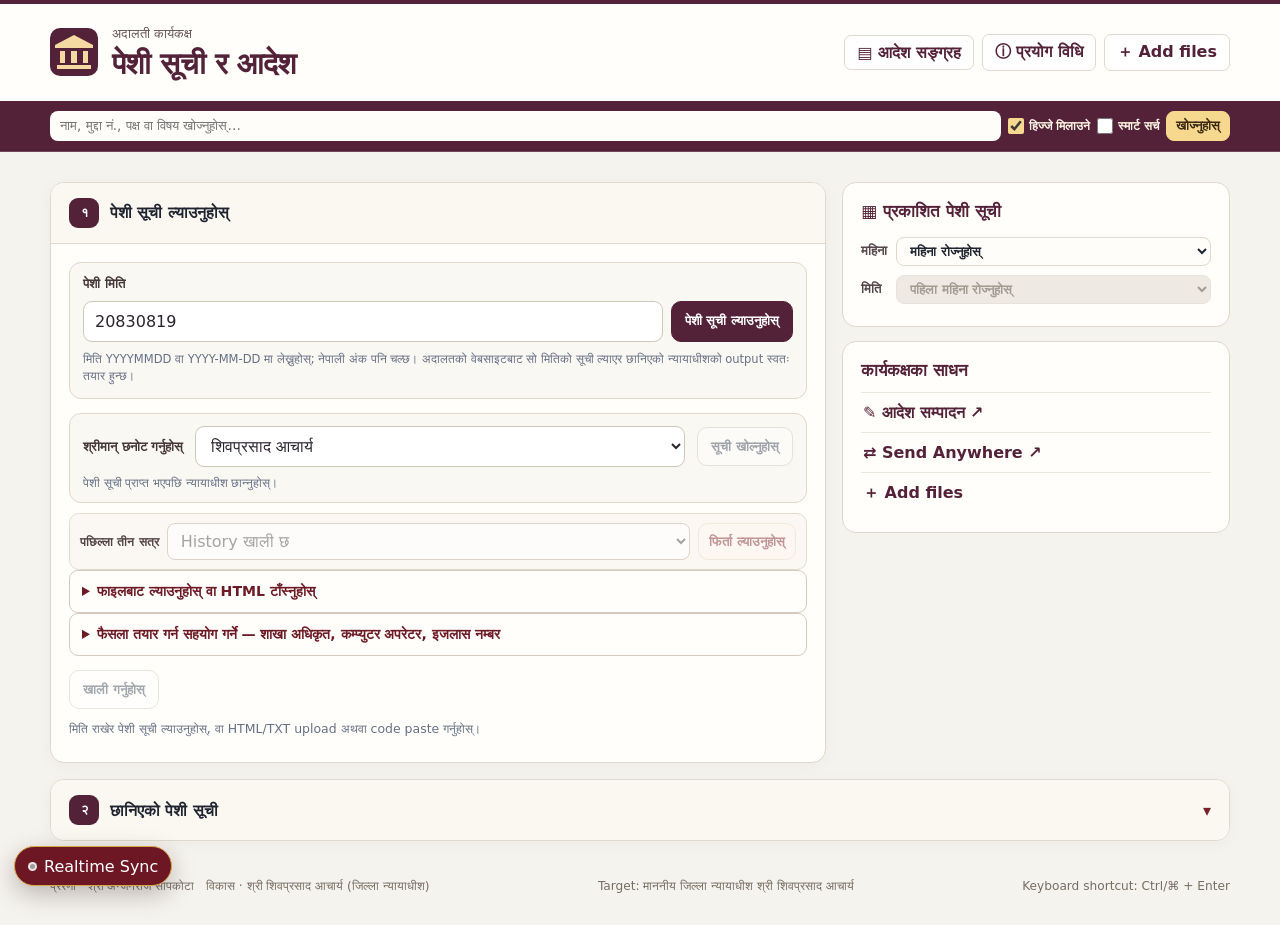
<file: causelist.html>
<!doctype html>
<html lang="ne">
<head><link rel="icon" type="image/svg+xml" href="assets/court.svg">
  <meta charset="utf-8">
  <meta name="viewport" content="width=device-width, initial-scale=1">
  <meta name="theme-color" content="#7b1f2b">
  <title>बहससहित नेपाली अदालती आदेश/फैसला</title>
  <style>
    :root {
      --ink: #1f2430;
      --muted: #667085;
      --paper: #fffdfa;
      --canvas: #f3eee6;
      --line: #ddd4c7;
      --maroon: #7b1f2b;
      --maroon-dark: #5d1420;
      --gold: #c59132;
      --success: #177245;
      --danger: #b42318;
      --shadow: 0 22px 60px rgba(66, 44, 27, .12);
      --radius: 18px;
    }

    * { box-sizing: border-box; }

    html { scroll-behavior: smooth; }

    body {
      margin: 0;
      min-height: 100vh;
      color: var(--ink);
      background:
        radial-gradient(circle at 8% 2%, rgba(197, 145, 50, .14), transparent 27rem),
        linear-gradient(180deg, #f8f4ee 0%, var(--canvas) 100%);
      font-family: "Noto Sans Devanagari", "Nirmala UI", Mangal, system-ui, sans-serif;
    }

    button, input, select, textarea { font: inherit; }

    button { cursor: pointer; }

    .sr-only {
      position: absolute;
      width: 1px;
      height: 1px;
      padding: 0;
      margin: -1px;
      overflow: hidden;
      clip: rect(0, 0, 0, 0);
      white-space: nowrap;
      border: 0;
    }

    .page-ribbon {
      position: sticky;
      top: 0;
      z-index: 1000;
      color: #fff;
      background: #4f111b;
      border-bottom: 1px solid rgba(255,255,255,.16);
      box-shadow: 0 5px 18px rgba(45, 14, 19, .2);
    }

    .page-ribbon-inner {
      position: relative;
      display: flex;
      align-items: center;
      justify-content: space-between;
      gap: 14px;
      width: min(1180px, calc(100% - 32px));
      min-height: 42px;
      margin-inline: auto;
    }

    .advanced-search {
      display: flex;
      align-items: center;
      gap: 7px;
      min-width: 0;
      padding: 4px 0;
    }

    .advanced-search-input {
      width: clamp(180px, 28vw, 355px);
      min-height: 30px;
      padding: 5px 9px;
      color: var(--ink);
      background: #fffdfa;
      border: 1px solid rgba(255,255,255,.38);
      border-radius: 8px;
      font-size: .84rem;
    }

    .advanced-search-input:focus-visible,
    .advanced-search button:focus-visible,
    .normalizer-toggle:focus-within {
      outline: 2px solid #f6d98e;
      outline-offset: 2px;
    }

    .advanced-search-btn,
    .advanced-search-clear {
      min-height: 30px;
      padding: 4px 9px;
      border-radius: 8px;
      font-size: .8rem;
      font-weight: 800;
      white-space: nowrap;
    }

    .advanced-search-btn {
      color: #3b2910;
      background: #f6d98e;
      border: 1px solid #f6d98e;
    }

    .advanced-search-clear {
      display: none;
      width: 34px;
      padding-inline: 0;
      color: #fff;
      background: transparent;
      border: 1px solid rgba(255,255,255,.42);
    }

    .advanced-search-clear.is-visible { display: inline-grid; place-items: center; }

    .normalizer-toggle {
      display: inline-flex;
      align-items: center;
      gap: 5px;
      color: #fff7e5;
      font-size: .76rem;
      font-weight: 700;
      white-space: nowrap;
      cursor: pointer;
    }

    .normalizer-toggle[hidden] { display: none !important; }

    .normalizer-toggle input {
      width: 16px;
      height: 16px;
      margin: 0;
      accent-color: #f6d98e;
    }

    .advanced-search-results {
      position: absolute;
      top: calc(100% + 8px);
      left: 0;
      z-index: 1010;
      width: min(760px, 100%);
      max-height: min(62vh, 560px);
      overflow: auto;
      color: var(--ink);
      background: #fffdfa;
      border: 1px solid #d8cdbf;
      border-radius: 12px;
      box-shadow: 0 18px 48px rgba(45, 14, 19, .28);
    }

    .advanced-search-results[hidden] { display: none; }

    .advanced-search-status {
      position: sticky;
      top: 0;
      z-index: 1;
      margin: 0;
      padding: 10px 13px;
      color: #5d1420;
      background: #f7efe3;
      border-bottom: 1px solid #e1d6c8;
      font-size: .8rem;
      font-weight: 750;
    }

    .advanced-search-list { margin: 0; padding: 0; list-style: none; }

    .advanced-search-result + .advanced-search-result { border-top: 1px solid #eee5da; }

    .advanced-search-result a {
      display: block;
      padding: 11px 13px;
      color: inherit;
      text-decoration: none;
    }

    .advanced-search-result a:hover,
    .advanced-search-result a:focus-visible { background: #fff6e6; }

    .advanced-search-date {
      display: block;
      margin-bottom: 4px;
      color: var(--maroon);
      font-size: .76rem;
      font-weight: 850;
    }

    .advanced-search-snippet {
      display: block;
      color: #403935;
      font-size: .82rem;
      line-height: 1.55;
    }

    .advanced-search-snippet mark {
      padding: 0 2px;
      color: #311006;
      background: #ffe08a;
      border-radius: 3px;
    }

    .cause-list-nav {
      display: flex;
      align-items: center;
      gap: 9px;
      padding: 4px 0;
    }

    .cause-list-nav label {
      color: #f6d98e;
      font-size: .84rem;
      font-weight: 700;
    }

    .cause-list-nav select {
      min-width: 170px;
      padding: 5px 32px 5px 9px;
      color: var(--ink);
      background: #fffdfa;
      border: 1px solid rgba(255,255,255,.38);
      border-radius: 8px;
      font-size: .84rem;
      font-weight: 650;
    }

    .cause-list-nav select:focus-visible { outline: 2px solid #f6d98e; outline-offset: 2px; }
    .cause-list-nav select:disabled { color: #7d7469; background: #e8e1d8; cursor: not-allowed; }

    .folder-scan-btn {
      display: none;
      min-height: 30px;
      padding: 4px 9px;
      color: #3b2910;
      background: #f6d98e;
      border: 1px solid #f6d98e;
      border-radius: 8px;
      font-size: .8rem;
      font-weight: 800;
      white-space: nowrap;
    }

    .folder-scan-btn.is-visible { display: inline-flex; align-items: center; }

    .readme-btn {
      display: inline-flex;
      align-items: center;
      gap: 5px;
      min-height: 30px;
      padding: 4px 9px;
      color: #fff7e5;
      background: rgba(255,255,255,.09);
      border: 1px solid rgba(255,255,255,.38);
      border-radius: 8px;
      font-size: .8rem;
      font-weight: 800;
      text-decoration: none;
      white-space: nowrap;
    }

    .readme-btn[href*="send-anywhere.com"] { color:#3b2910; background:#fff1ac; border-color:#f1d674; font-weight:900; font-size:1.15rem; }

    .readme-btn:hover,
    .readme-btn:focus-visible { color: #3b2910; background: #f6d98e; outline: none; }

    .masthead {
      position: relative;
      overflow: hidden;
      color: #fff;
      background: linear-gradient(118deg, var(--maroon-dark), var(--maroon) 64%, #913345);
      border-bottom: 2px solid var(--gold);
    }

    .masthead::after {
      content: "";
      position: absolute;
      inset: -12rem -7rem auto auto;
      width: 30rem;
      height: 30rem;
      border: 1px solid rgba(255,255,255,.13);
      border-radius: 50%;
      box-shadow: 0 0 0 4rem rgba(255,255,255,.035), 0 0 0 8rem rgba(255,255,255,.025);
    }

    .masthead-inner, main, footer {
      width: min(1180px, calc(100% - 32px));
      margin-inline: auto;
    }

    .masthead-inner {
      position: relative;
      z-index: 1;
      display: flex;
      gap: 14px;
      align-items: center;
      padding: 10px 0 11px;
    }

    .seal {
      display: grid;
      place-items: center;
      width: 56px;
      height: 56px;
      color: var(--maroon-dark);
      background: #f6d98e;
      border: 2px solid rgba(255,255,255,.72);
      border-radius: 50%;
      box-shadow: 0 7px 18px rgba(0,0,0,.19);
      font: 800 25px/1 Georgia, serif;
    }

    h1 {
      margin: 0 0 5px;
      font-size: clamp(1.42rem, 3vw, 2.25rem);
      line-height: 1.18;
      letter-spacing: -.025em;
    }

    .subtitle {
      margin: 0;
      color: rgba(255,255,255,.78);
      font-size: .94rem;
    }

    .target-pill {
      display: inline-flex;
      align-items: center;
      gap: 9px;
      padding: 10px 13px;
      white-space: nowrap;
      color: #fff7e5;
      background: rgba(255,255,255,.1);
      border: 1px solid rgba(255,255,255,.2);
      border-radius: 999px;
      backdrop-filter: blur(8px);
      font-size: .86rem;
      font-weight: 700;
    }

    .target-pill::before {
      content: "";
      width: 8px;
      height: 8px;
      background: #f6d98e;
      border-radius: 50%;
      box-shadow: 0 0 0 4px rgba(246,217,142,.16);
    }

    .target-pill[hidden] { display: none !important; }

    .editor-identity {
      display: flex;
      flex-wrap: wrap;
      align-items: center;
      gap: 4px 18px;
      min-width: 0;
    }

    .editor-identity h1 {
      margin: 0;
      color: #f6d98e;
      font-size: clamp(1.05rem, 2vw, 1.28rem);
      letter-spacing: 0;
      white-space: nowrap;
    }

    .editor-identity h1 span {
      color: rgba(255,255,255,.82);
      font-size: .72em;
      font-weight: 650;
    }

    .editor-identity .subtitle {
      color: rgba(255,255,255,.86);
      font-size: .76rem;
      line-height: 1.35;
    }

    .editor-identity .subtitle + .subtitle {
      padding-left: 18px;
      border-left: 1px solid rgba(255,255,255,.24);
    }

    main { padding: 30px 0 18px; }

    .intro {
      display: flex;
      justify-content: space-between;
      gap: 24px;
      align-items: end;
      margin: 0 0 18px;
    }

    .intro h2 { margin: 0 0 5px; font-size: 1.1rem; }
    .intro p { max-width: 750px; margin: 0; color: var(--muted); font-size: .91rem; line-height: 1.65; }

    .privacy-note {
      display: inline-flex;
      gap: 7px;
      align-items: center;
      flex: none;
      color: #4d5b50;
      font-size: .78rem;
    }

    .workspace {
      display: grid;
      grid-template-columns: minmax(0, 1fr) minmax(0, 1fr);
      gap: 18px;
      align-items: start;
    }

    .panel {
      overflow: hidden;
      background: var(--paper);
      border: 1px solid var(--line);
      border-radius: var(--radius);
      box-shadow: var(--shadow);
    }

    .panel-head {
      display: flex;
      align-items: center;
      justify-content: space-between;
      gap: 14px;
      min-height: 67px;
      padding: 15px 18px;
      border-bottom: 1px solid var(--line);
      background: rgba(255,255,255,.68);
    }

    .panel-title { display: flex; gap: 11px; align-items: center; }

    .step {
      display: grid;
      place-items: center;
      width: 30px;
      height: 30px;
      flex: none;
      color: #fff;
      background: var(--maroon);
      border-radius: 9px;
      font-weight: 800;
      font-size: .84rem;
    }

    .panel h3 { margin: 0; font-size: .98rem; }

    .segmented {
      display: flex;
      padding: 3px;
      background: #eee8df;
      border-radius: 10px;
    }

    .segmented button {
      padding: 7px 10px;
      color: var(--muted);
      background: transparent;
      border: 0;
      border-radius: 7px;
      font-size: .78rem;
      font-weight: 700;
    }

    .segmented button[aria-selected="true"] {
      color: var(--maroon);
      background: #fff;
      box-shadow: 0 2px 7px rgba(57,40,27,.1);
    }

    .panel-body { padding: 18px; }

    .output-panel > summary { cursor: pointer; list-style: none; }
    .output-panel > summary::-webkit-details-marker { display: none; }
    .output-panel > summary::after { content: "▾"; color: var(--maroon); }
    .output-panel[open] > summary::after { content: "▴"; }
    .output-panel > summary:focus-visible { outline: 3px solid var(--gold); outline-offset: -3px; }
    .output-panel:not([open]) > summary { border-bottom: 0; }

    .drop-zone {
      display: grid;
      place-items: center;
      min-height: 300px;
      padding: 30px;
      text-align: center;
      background: #fbf8f3;
      border: 1.5px dashed #c9bba9;
      border-radius: 14px;
      transition: .18s ease;
    }

    .drop-zone.is-dragging {
      color: var(--maroon);
      background: #fff7ed;
      border-color: var(--gold);
      transform: translateY(-2px);
    }

    .upload-icon {
      display: grid;
      place-items: center;
      width: 58px;
      height: 58px;
      margin: 0 auto 14px;
      color: var(--maroon);
      background: #f3e4e6;
      border-radius: 16px;
      font-size: 27px;
    }

    .drop-zone strong { display: block; margin-bottom: 7px; }
    .drop-zone p { margin: 0 0 15px; color: var(--muted); font-size: .82rem; }

    .file-name {
      display: block;
      max-width: 100%;
      margin-top: 12px;
      overflow: hidden;
      color: var(--success);
      font-size: .8rem;
      font-weight: 700;
      text-overflow: ellipsis;
      white-space: nowrap;
    }

    textarea {
      width: 100%;
      min-height: 300px;
      padding: 15px;
      resize: vertical;
      color: #263042;
      background: #fbfaf8;
      border: 1px solid #cfc6ba;
      border-radius: 12px;
      outline: 0;
      font-family: Consolas, "Cascadia Code", monospace;
      font-size: .78rem;
      line-height: 1.55;
      tab-size: 2;
    }

    textarea:focus { border-color: var(--gold); box-shadow: 0 0 0 3px rgba(197,145,50,.15); }
    textarea[readonly] { background: #f7f7f6; }

    .hidden { display: none !important; }

    .actions {
      display: flex;
      flex-wrap: wrap;
      gap: 9px;
      align-items: center;
      margin-top: 14px;
    }

    .output-actions { position: relative; }
    .output-menu { position: relative; }
    .output-menu-panel {
      position: absolute;
      right: 0;
      bottom: calc(100% + 8px);
      z-index: 20;
      display: grid;
      gap: 6px;
      min-width: 190px;
      padding: 8px;
      background: #fff;
      border: 1px solid #d8cdbf;
      border-radius: 11px;
      box-shadow: 0 16px 38px rgba(45, 14, 19, .2);
    }
    .output-menu-panel[hidden] { display: none; }
    .output-menu-panel .btn { width: 100%; justify-content: flex-start; white-space: nowrap; }

    .btn {
      display: inline-flex;
      align-items: center;
      justify-content: center;
      gap: 8px;
      min-height: 39px;
      padding: 9px 13px;
      color: #344054;
      background: #fff;
      border: 1px solid #cfc6ba;
      border-radius: 10px;
      font-size: .82rem;
      font-weight: 750;
      transition: .15s ease;
    }

    .btn:hover:not(:disabled) { border-color: #ae9b83; transform: translateY(-1px); }
    .btn:focus-visible { outline: 3px solid rgba(197,145,50,.28); outline-offset: 2px; }
    .btn:disabled { cursor: not-allowed; opacity: .45; }

    .btn-primary {
      min-height: 44px;
      padding-inline: 18px;
      color: #fff;
      background: linear-gradient(180deg, #8d2a38, var(--maroon));
      border-color: var(--maroon);
      box-shadow: 0 8px 18px rgba(123,31,43,.19);
    }

    #goCauseListBtn:not(:disabled) { color: #fff; background: #238636; border-color: #238636; }
    #goCauseListBtn:not(:disabled):hover { background: #1b6e2c; }
    .preparation-save-row { grid-column: 1 / -1; display: flex; flex-wrap: wrap; align-items: center; gap: 8px; }
    #preparationSaveStatus { color: #177245; font-size: .74rem; }
    .preparation-fields .reuse-preparation { grid-column: 1 / -1; display: flex; align-items: center; gap: 8px; }
    .preparation-fields .reuse-preparation input { width: 17px; min-height: 17px; height: 17px; accent-color: #238636; }
    .btn-subtle { color: var(--maroon); background: #fff8f0; border-color: #e7d8c3; }
    .btn.is-copied { color:#fff; background:#238636; border-color:#238636; box-shadow:0 7px 18px rgba(35,134,54,.24); }

    .input-history {
      display:grid;
      grid-template-columns:auto minmax(0,1fr) auto;
      gap:8px;
      align-items:center;
      margin-top:10px;
      padding:9px 10px;
      background:#fbf8f3;
      border:1px solid #e4dbcf;
      border-radius:10px;
    }
    .input-history label { color:#514347; font-size:.78rem; font-weight:800; }
    .input-history select { min-width:0; width:100%; min-height:37px; padding:7px 30px 7px 9px; border:1px solid #cfc6ba; border-radius:8px; background:#fff; }
    .input-history .btn { min-height:37px; padding:7px 10px; }

    .judge-picker {
      display: grid;
      grid-template-columns: auto minmax(0, 1fr) auto;
      gap: 9px 12px;
      align-items: center;
      width: 100%;
      margin-top: 0;
      padding: 12px 13px;
      background: #f8f3eb;
      border: 1px solid #e2d7c8;
      border-radius: 12px;
    }

    .judge-picker label {
      color: #46383a;
      font-size: .82rem;
      font-weight: 800;
    }

    .judge-picker select {
      width: 100%;
      min-height: 41px;
      padding: 8px 34px 8px 11px;
      color: #2c2530;
      background: #fff;
      border: 1px solid #cfc6ba;
      border-radius: 9px;
      outline: 0;
    }

    .judge-picker select:focus { border-color: var(--gold); box-shadow: 0 0 0 3px rgba(197,145,50,.15); }
    .judge-picker small { grid-column: 1 / -1; color: var(--muted); font-size: .72rem; }

    .preparation-fields {
      display: grid;
      grid-template-columns: auto minmax(0, 1fr);
      gap: 9px 12px;
      align-items: center;
      margin-top: 10px;
      padding: 12px 13px;
      border: 1px solid #e2d7c8;
      border-radius: 12px;
      background: #f8f3eb;
    }
    .preparation-fields label { color: #46383a; font-size: .82rem; font-weight: 800; }
    .preparation-fields input { width: 100%; min-width: 0; min-height: 41px; padding: 8px 11px; color: #2c2530; background: #fff; border: 1px solid #cfc6ba; border-radius: 9px; outline: 0; }
    .preparation-fields input:focus { border-color: var(--gold); box-shadow: 0 0 0 3px rgba(197,145,50,.15); }
    .preparation-fields small { grid-column: 1 / -1; color: var(--muted); font-size: .72rem; }

    .row-filter-control[hidden] { display: none !important; }
    .row-filter-control {
      display: grid;
      gap: 9px;
      margin-top: 10px;
    }
    .row-filter-toggle {
      width: 100%;
      min-height: 42px;
      color: var(--maroon);
      background: #fffaf2;
      border: 1px solid #dfcda9;
      font-weight: 850;
    }
    .row-filter-toggle[aria-expanded="true"] {
      color: #fff;
      background: var(--maroon);
      border-color: var(--maroon);
    }
    .row-filter-panel {
      display: grid;
      gap: 9px;
      padding: 12px;
      background: #fbf8f2;
      border: 1px solid #e2d7c8;
      border-radius: 12px;
    }
    .row-filter-panel[hidden] { display: none; }
    .row-filter-intro,
    .row-filter-status { margin: 0; color: var(--muted); font-size: .72rem; line-height: 1.55; }
    .row-filter-status { color: #6b1a27; font-weight: 750; }
    .row-filter-list { display: grid; gap: 8px; }
    .row-filter-item {
      display: grid;
      grid-template-columns: minmax(150px, .72fr) minmax(105px, .42fr) minmax(180px, 1fr);
      gap: 6px 10px;
      align-items: center;
      padding: 9px 10px;
      background: #fff;
      border: 1px solid #e1d8cc;
      border-radius: 9px;
    }
    .row-filter-item label { color: #443538; font-size: .79rem; font-weight: 850; }
    .row-filter-item select,
    .row-filter-item input {
      width: 100%;
      min-width: 0;
      min-height: 39px;
      padding: 7px 10px;
      color: #2d2528;
      background: #fff;
      border: 1px solid #cfc6ba;
      border-radius: 8px;
      font: 700 .82rem/1.35 inherit;
    }
    .row-filter-item select:focus,
    .row-filter-item input:focus { border-color: var(--gold); outline: 0; box-shadow: 0 0 0 3px rgba(197,145,50,.15); }
    .row-filter-item input[hidden] { display: none; }
    .row-filter-item small { grid-column: 1 / -1; color: #786d70; font-size: .68rem; line-height: 1.45; }

    .date-loader {
      display: grid;
      gap: 9px;
      margin-bottom: 14px;
      padding: 13px;
      background: #f8f3eb;
      border: 1px solid #e2d7c8;
      border-radius: 12px;
    }

    .date-loader label { color: #46383a; font-size: .82rem; font-weight: 800; }
    .date-loader-row { display: flex; gap: 8px; }
    .date-loader input {
      min-width: 0;
      min-height: 41px;
      flex: 1;
      padding: 8px 11px;
      color: #2c2530;
      background: #fff;
      border: 1px solid #cfc6ba;
      border-radius: 9px;
      outline: 0;
    }
    .date-loader input:focus { border-color: var(--gold); box-shadow: 0 0 0 3px rgba(197,145,50,.15); }
    .date-loader small { color: var(--muted); font-size: .72rem; line-height: 1.5; }
    .date-lookup-notice { margin: 0; padding: 11px 12px; color: #7a3415; background: #fff1d6; border: 1px solid #e7c27e; border-radius: 9px; font-size: .82rem; line-height: 1.6; }
    .date-lookup-notice[hidden] { display: none; }
    .cause-date-popup { position: fixed; top: 54px; left: 50%; transform: translateX(-50%); z-index: 1500; display: flex; align-items: flex-start; gap: 14px; width: max-content; max-width: calc(100vw - 28px); padding: 13px 15px; border: 1px solid; border-radius: 10px; box-shadow: 0 10px 30px rgba(25,35,25,.2); font-size: .92rem; font-weight: 800; line-height: 1.6; }
    .cause-date-popup[hidden] { display: none; }
    .cause-date-popup p { margin: 0; }
    .cause-date-popup button { flex: none; width: 26px; height: 26px; padding: 0; border: 1px solid currentColor; border-radius: 5px; color: inherit; background: transparent; font-size: 20px; line-height: 1; }
    [data-publication="published"] { color: #146c32; background: #e8f6ed; border-color: #75b78b; }
    [data-publication="unpublished"] { color: #b42318; background: #fff0ee; border-color: #e4a39c; }
    .input-history + .date-loader { margin-top: 14px; }

    .inline-preview {
      width: 100%;
      min-height: 520px;
      margin-top: 14px;
      background: #fff;
      border: 1px solid #cfc6ba;
      border-radius: 12px;
    }
    .inline-preview.is-monthly { min-height: 760px; }
    .monthly-preview { display: grid; gap: 18px; margin-top: 14px; }
    .monthly-preview-item { padding: 10px; background: #fff; border: 1px solid #cfc6ba; border-radius: 12px; }
    .monthly-preview-item h4 { margin: 0 0 9px; color: var(--maroon); font-size: .94rem; }
    .monthly-preview-item iframe { display: block; width: 100%; height: 1100px; background: #fff; border: 1px solid #d7cec4; border-radius: 8px; }

    .lookup-modal {
      position: fixed;
      inset: 0;
      z-index: 9999;
      display: none;
      place-items: center;
      padding: 18px;
      background: rgba(20,16,18,.62);
    }
    .lookup-modal.is-open { display: grid; }
    .lookup-modal-card {
      width: min(430px, 100%);
      padding: 22px;
      background: var(--paper);
      border: 1px solid var(--line);
      border-radius: 16px;
      box-shadow: var(--shadow);
    }
    .lookup-modal-card h2 { margin: 0 0 8px; color: var(--maroon); font-size: 1.08rem; }
    .lookup-modal-card p { margin: 0 0 16px; color: var(--muted); line-height: 1.6; }

    .output-empty {
      display: grid;
      place-items: center;
      min-height: 300px;
      padding: 36px;
      color: var(--muted);
      text-align: center;
      background: repeating-linear-gradient(-45deg, #faf8f4, #faf8f4 11px, #f7f4ef 11px, #f7f4ef 22px);
      border: 1px solid #e2dad0;
      border-radius: 12px;
    }

    .output-empty b { display: block; margin-bottom: 6px; color: #4e5664; }

    .stats {
      display: grid;
      grid-template-columns: repeat(6, minmax(0, 1fr));
      gap: 8px;
      margin-bottom: 12px;
    }

    .stat {
      padding: 10px 9px;
      text-align: center;
      background: #f6f1e9;
      border: 1px solid #e4dbce;
      border-radius: 10px;
    }

    .stat strong { display: block; color: var(--maroon); font-size: 1rem; }
    .stat span { color: var(--muted); font-size: .69rem; }

    .status {
      min-height: 24px;
      margin-top: 11px;
      color: var(--muted);
      font-size: .78rem;
      line-height: 1.45;
    }

    .status.success { color: var(--success); }
    .status.error { color: var(--danger); }

    footer {
      display: flex;
      justify-content: space-between;
      gap: 16px;
      padding: 20px 0 32px;
      color: #766e64;
      font-size: .76rem;
    }

    @media (max-width: 1080px) {
      .page-ribbon-inner { align-items: stretch; flex-direction: column; gap: 0; padding-block: 4px; }
      .advanced-search { width: 100%; padding-bottom: 3px; }
      .advanced-search-input { flex: 1; width: auto; }
      .cause-list-nav { justify-content: flex-end; }
      .advanced-search-results { top: calc(100% + 8px); }
    }

    @media (max-width: 860px) {
      .page-ribbon-inner { align-items: stretch; flex-direction: column; gap: 0; padding-block: 4px; }
      .advanced-search { width: 100%; padding-bottom: 3px; }
      .advanced-search-input { flex: 1; width: auto; }
      .cause-list-nav { justify-content: flex-end; }
      .advanced-search-results { top: calc(100% + 8px); }
      .masthead-inner { gap: 10px; }
      .seal { width: 48px; height: 48px; }
      .target-pill { grid-column: 1 / -1; width: fit-content; }
      .intro { align-items: start; flex-direction: column; gap: 9px; }
      .workspace { grid-template-columns: 1fr; }
    }

    @media (max-width: 520px) {
      .page-ribbon-inner { width: min(100% - 20px, 1180px); }
      .advanced-search { display: grid; grid-template-columns: minmax(0, 1fr) minmax(0, 1fr) auto auto; }
      .advanced-search-input { grid-column: 1 / -1; width: 100%; }
      .normalizer-toggle { justify-self: start; }
      .cause-list-nav { display: grid; grid-template-columns: auto 1fr; width: 100%; }
      .cause-list-nav select { width: 100%; min-width: 0; }
      .folder-scan-btn, .readme-btn { grid-column: 1 / -1; justify-content: center; }
      .masthead-inner, main, footer { width: min(100% - 20px, 1180px); }
      .masthead-inner { padding-block: 9px; gap: 8px; }
      .editor-identity { align-items: flex-start; flex-direction: column; gap: 2px; }
      .editor-identity .subtitle + .subtitle { padding-left: 0; border-left: 0; }
      .panel-head { align-items: flex-start; flex-direction: column; }
      .segmented { width: 100%; }
      .segmented button { flex: 1; }
      .panel-body { padding: 13px; }
      .drop-zone { min-height: 245px; padding: 22px 15px; }
      textarea { min-height: 245px; }
      .actions .btn { flex: 1 1 auto; }
      .btn-primary { flex-basis: 100% !important; }
      .judge-picker { grid-template-columns: minmax(0, 1fr) auto; }
      .judge-picker label, .judge-picker small { grid-column: 1 / -1; }
      .preparation-fields { grid-template-columns: 1fr; }
      .preparation-fields small { grid-column: auto; }
      .row-filter-item { grid-template-columns: 1fr; }
      .row-filter-item small { grid-column: auto; }
      .input-history { grid-template-columns:1fr; }
      .date-loader-row { align-items: stretch; flex-direction: column; }
      .inline-preview { min-height: 420px; }
      .stats { grid-template-columns: repeat(2, minmax(0, 1fr)); }
      footer { flex-direction: column; }
    }

    .input-disclosure { border: 1px solid var(--border, #d5cabe); border-radius: 9px; overflow: hidden; }
    .input-disclosure > summary { padding: 12px; cursor: pointer; color: #6d1a27; font-weight: 700; font-size: .88rem; }
    .input-disclosure > summary:focus-visible { outline: 2px solid #6d1a27; outline-offset: -3px; }
    .input-disclosure[open] > summary { border-bottom: 1px solid #e7ddd2; }
    .input-disclosure-body { display: grid; gap: 14px; padding: 12px; }
    .input-disclosure > .preparation-fields { padding: 12px; margin: 0; }
  </style>
  <link id="cause-list-firebase-sync-style" rel="stylesheet" href="firebase-sync.css">
<link rel="stylesheet" href="assets/desk.css">
</head>
<body>
  <nav id="causeListSiblingManifest" hidden aria-hidden="true">
    <a data-cause-list-file href="index20830212.html">index20830212.html</a>
    <a data-cause-list-file href="index20830415.html">index20830415.html</a>
    <a data-project-file href="month.html">month.html</a>
    <a data-project-file href="README.html">README.html</a>
    <a data-project-file href="cause-list-runtime.js">cause-list-runtime.js</a>
    <a data-project-file href="cause-list-runtime.css">cause-list-runtime.css</a>
    <a data-project-file href="firebase-sync.js">firebase-sync.js</a>
    <a data-project-file href="firebase-sync.css">firebase-sync.css</a>
    <a data-project-file href="nepali-proofreader-engine.js">nepali-proofreader-engine.js</a>
    <a data-project-file href="cause-list-files.js">cause-list-files.js</a>
    <a data-project-file href="cause-list-ribbon.js">cause-list-ribbon.js</a>
    <a data-project-file href="cause-list-ribbon.css">cause-list-ribbon.css</a>
    <a data-project-file href="pdf.min.js">pdf.min.js</a>
    <a data-project-file href="pdf.worker.min.js">pdf.worker.min.js</a>
    <a data-project-file href="pdfjs-license.txt">pdfjs-license.txt</a>
    <a data-project-file href="order/index.json">order/index.json</a>
  </nav>
  <header class="desk-header"><div class="desk-head-inner"><div class="desk-name"><img src="assets/court.svg" alt=""><div><a href="index.html">अदालती कार्यकक्ष</a><h1>पेशी सूची र आदेश</h1></div></div><nav class="desk-links" aria-label="कार्यकक्षका लिंक"><a href="index.html">▤ आदेश सङ्ग्रह</a><a href="README.html">ⓘ प्रयोग विधि</a><a href="https://github.com/ShivaPrasadAcharya/readymadeorders2/upload/main" target="_blank" rel="noopener noreferrer" title="GitHub मा फाइल अपलोड गर्नुहोस्">＋ Add files</a></nav><span id="targetPill" hidden></span></div></header>
  <nav class="page-ribbon" aria-label="उपलब्ध पेशी सूची">
    <div class="page-ribbon-inner">
      <form class="advanced-search" id="advancedSearchForm" role="search">
        <label class="sr-only" for="advancedSearchInput">सबै पेशी सूचीमा खोज्नुहोस्</label>
        <input class="advanced-search-input" type="search" id="advancedSearchInput" list="advancedSearchHistory" autocomplete="off" placeholder="नाम, मुद्दा नं., पक्ष वा विषय खोज्नुहोस्…">
        <datalist id="advancedSearchHistory"></datalist>
        <label class="normalizer-toggle" title="रि/री/ऋ, श/ष/स, व/ब, नासिक्य अक्षर, नेपाली अंक र space लाई मिलाएर खोज्छ">
          <input type="checkbox" id="nepaliNormalizerToggle" checked>
          <span>हिज्जे मिलाउने</span>
        </label>
        <label class="normalizer-toggle" title="Checked हुँदा order/index.json मा जोडिएका attachment files को content मात्र खोज्छ">
          <input type="checkbox" id="smartSearchToggle">
          <span>स्मार्ट सर्च</span>
        </label>
        <label class="normalizer-toggle" id="activeRowFilterLabel" hidden title="Active webpage मा मिलेका table rows मात्र देखाउनुहोस्">
          <input type="checkbox" id="activeRowFilterToggle" disabled>
          <span>Matched rows</span>
        </label>
        <button type="submit" class="advanced-search-btn" id="advancedSearchBtn">खोज्नुहोस्</button>
        <button type="button" class="advanced-search-clear" id="advancedSearchClear" aria-label="खोज नतिजा बन्द गर्नुहोस्" title="खोज नतिजा बन्द गर्नुहोस्">×</button>
      </form>

      <section class="advanced-search-results" id="advancedSearchResults" aria-live="polite" hidden>
        <p class="advanced-search-status" id="advancedSearchStatus"></p>
        <ol class="advanced-search-list" id="advancedSearchList"></ol>
      </section>
    </div>
  </nav>
  <main>
    <section class="workspace" aria-label="Source code filter workspace">
      <article class="panel">
        <div class="panel-head">
          <div class="panel-title">
            <span class="step">१</span>
            <h3>पेशी सूची ल्याउनुहोस्</h3>
          </div>

        </div>

        <div class="panel-body">
          <div class="date-loader">
            <label for="causeDateSearch">पेशी मिति</label>
            <div class="date-loader-row">
              <input id="causeDateSearch" inputmode="numeric" autocomplete="off" placeholder="YYYYMMDD" aria-describedby="causeDateHint causeDateNotice">
              <button type="button" class="btn btn-subtle" id="causeDateSearchBtn">पेशी सूची ल्याउनुहोस्</button>
            </div>
            <small id="causeDateHint">मिति YYYYMMDD वा YYYY-MM-DD मा लेख्नुहोस्; नेपाली अंक पनि चल्छ। अदालतको वेबसाइटबाट सो मितिको सूची ल्याएर छानिएको न्यायाधीशको output स्वतः तयार हुन्छ।</small>
            <p id="causeDateNotice" class="date-lookup-notice" role="status" aria-live="polite" hidden></p>
          </div>


          <div class="judge-picker">
            <label for="judgeSelect">श्रीमान् छनोट गर्नुहोस्</label>
            <select id="judgeSelect" aria-label="Filter र आदेशका लागि न्यायाधीश छान्नुहोस्">
              <option value="शिवप्रसाद आचार्य">शिवप्रसाद आचार्य</option>
            </select>
            <button type="button" class="btn" id="goCauseListBtn" title="छानिएको न्यायाधीशको पेशी सूची तयार गरी खोल्नुहोस्" disabled>सूची खोल्नुहोस्</button>
            <small>पेशी सूची प्राप्त भएपछि न्यायाधीश छान्नुहोस्।</small>
          </div>

          <div class="input-history" aria-label="पछिल्ला input sessions">
            <label for="inputHistorySelect">पछिल्ला तीन सत्र</label>
            <select id="inputHistorySelect" disabled><option value="">History खाली छ</option></select>
            <button type="button" class="btn btn-subtle" id="restoreInputHistory" disabled>फिर्ता ल्याउनुहोस्</button>
          </div>

          <details class="input-disclosure" id="sourceDisclosure">
            <summary>फाइलबाट ल्याउनुहोस् वा HTML टाँस्नुहोस्</summary>
            <div class="input-disclosure-body">
          <div class="segmented" role="tablist" aria-label="Input method">
            <button type="button" id="uploadTab" role="tab" aria-selected="false" aria-controls="uploadPane">फाइल Upload</button>
            <button type="button" id="pasteTab" role="tab" aria-selected="true" aria-controls="pastePane">Code Paste</button>
          </div>
          <div id="uploadPane" class="hidden" role="tabpanel" aria-labelledby="uploadTab">
            <div class="drop-zone" id="dropZone">
              <div>
                <div class="upload-icon" aria-hidden="true">⇧</div>
                <strong>HTML वा TXT फाइल यहाँ राख्नुहोस्</strong>
                <p>Drag &amp; drop गर्नुहोस् वा तलको button बाट छान्नुहोस्</p>
                <button type="button" class="btn btn-subtle" id="chooseFile">फाइल छान्नुहोस्</button>
                <input type="file" id="fileInput" accept=".html,.htm,.txt,text/html,text/plain" hidden>
                <span class="file-name" id="fileName"></span>
              </div>
            </div>
          </div>

          <div id="pastePane" role="tabpanel" aria-labelledby="pasteTab">
            <label for="sourceInput" class="hidden">पूरा HTML source code</label>
            <textarea id="sourceInput" spellcheck="false" placeholder="यहाँ पूरा source code paste गर्नुहोस्…"></textarea>
          </div>

            </div>
          </details>

          <details class="input-disclosure" id="preparationDisclosure">
            <summary>फैसला तयार गर्न सहयोग गर्ने — शाखा अधिकृत, कम्प्युटर अपरेटर, इजलास नम्बर</summary>
          <div class="preparation-fields" role="group" aria-label="फैसला तयार गर्न सहयोग गर्ने" aria-describedby="preparationFieldsHint">
            <label class="reuse-preparation"><input type="checkbox" id="usePreviousPreparation" checked> Use saved entries — सुरक्षित विवरण प्रयोग गर्नुहोस्</label>
            <label for="branchOfficerInput">शाखा अधिकृत</label>
            <input type="text" id="branchOfficerInput" autocomplete="off" placeholder="नाम (ऐच्छिक)">
            <label for="computerOperatorInput">कम्प्युटर अपरेटर</label>
            <input type="text" id="computerOperatorInput" autocomplete="off" placeholder="नाम (ऐच्छिक)">
            <label for="benchNumberInput">इजलास नम्बर</label>
            <input type="text" id="benchNumberInput" inputmode="numeric" autocomplete="off" placeholder="नम्बर (ऐच्छिक)">
            <div class="preparation-save-row"><button type="button" class="btn btn-subtle" id="savePreparationBtn">Save entries — विवरण सुरक्षित गर्नुहोस्</button><span id="preparationSaveStatus" role="status" aria-live="polite"></span></div>
            <small id="preparationFieldsHint">यी विवरण फैसला preview मा स्वतः आउँछन्। पुनः प्रयोग गर्न Save entries थिच्नुहोस्। फाँट सम्बन्धित मुद्दाको row बाट लिइन्छ। खाली छोड्न सकिन्छ।</small>
          </div>

          </details>

          <div class="row-filter-control" hidden inert>
            <button type="button" class="btn row-filter-toggle" id="rowFilterToggle" aria-expanded="false" aria-controls="rowFilterPanel" disabled>Filter Causelist Tables &amp; Rows</button>
            <section class="row-filter-panel" id="rowFilterPanel" aria-label="प्रत्येक causelist table का rows छान्नुहोस्" hidden>
              <p class="row-filter-intro">प्रत्येक table मा <b>ALL+</b> default हो। <b>ALL+</b> ले सबै content राख्छ, <b>ALL</b> ले हेर्न नभ्याइने/हेर्न नमिल्ने/स्थगित rows हटाउँछ, <b>ALL-</b> ले table नै हटाउँछ, र <b>Custom</b> मा serial हरू comma ले छुट्याएर लेख्नुहोस्—जस्तै: <b>क, ग, २, ४</b>।</p>
              <div class="row-filter-list" id="rowFilterList"></div>
              <p class="row-filter-status" id="rowFilterStatus" role="status" aria-live="polite"></p>
            </section>
          </div>

          <div class="actions">
            <button type="button" class="btn" id="clearBtn" disabled>खाली गर्नुहोस्</button>
          </div>
          <div class="status" id="inputStatus" role="status" aria-live="polite">मिति राखेर पेशी सूची ल्याउनुहोस्, वा HTML/TXT upload अथवा code paste गर्नुहोस्।</div>
        </div>
      </article>

      <aside class="desk-side"><section class="desk-card"><h2>▦ प्रकाशित पेशी सूची</h2>      <div class="cause-list-nav">
        <label for="causeMonthSelect">महिना</label>
        <select id="causeMonthSelect" aria-controls="causeRibbonDateSelect">
          <option value="">पेशी सूची खोजिँदैछ…</option>
        </select>
        <label for="causeRibbonDateSelect">मिति</label>
        <select id="causeRibbonDateSelect" disabled>
          <option value="">पहिला महिना रोज्नुहोस्</option>
        </select>
        <button type="button" class="folder-scan-btn" id="scanCauseFolder">फाइल स्वतः खोज्नुहोस्</button>
        <input type="file" id="causeFolderInput" webkitdirectory directory multiple hidden>
      </div></section><section class="desk-card"><h2>कार्यकक्षका साधन</h2><a href="https://shivaprasadacharya.github.io/adeshkdc/orders.html?normalizer=1&amp;smart=0&amp;highlight=1" target="_blank" rel="noopener noreferrer">✎ आदेश सम्पादन ↗</a><a href="https://send-anywhere.com/" target="_blank" rel="noopener noreferrer">⇄ Send Anywhere ↗</a><a href="https://github.com/ShivaPrasadAcharya/readymadeorders2/upload/main" target="_blank" rel="noopener noreferrer" title="GitHub मा फाइल अपलोड गर्नुहोस्">＋ Add files</a></section></aside>
      <details class="panel output-panel" id="outputPanel">
        <summary class="panel-head">
          <div class="panel-title">
            <span class="step">२</span>
            <h3>छानिएको पेशी सूची</h3>
          </div>
        </summary>

        <div class="panel-body">
          <div class="output-empty" id="outputEmpty">
            <div><b>Output तयार भएको छैन</b>Input राखेर filter button थिच्नुहोस्।</div>
          </div>

          <div id="outputReady" class="hidden">
            <div class="stats" aria-label="Filter summary">
              <div class="stat"><strong id="inputSizeStat">० B</strong><span>Input data size</span></div>
              <div class="stat"><strong id="retainedCount">०</strong><span>लक्षित इजलास</span></div>
              <div class="stat"><strong id="removedCount">०</strong><span>हटाइएका इजलास</span></div>
              <div class="stat"><strong id="outputSize">० KB</strong><span>Output size</span></div>
              <div class="stat"><strong id="causeListDateStat">—</strong><span>पेशी सूची मिति</span></div>
              <div class="stat"><strong id="selectedRowCount">०</strong><span>Output rows</span></div>
            </div>
            <label for="sourceOutput" class="hidden">Filtered source code</label>
            <textarea id="sourceOutput" readonly spellcheck="false"></textarea>
            <div class="actions output-actions">
              <button type="button" class="btn btn-primary" id="previewBtn">Preview</button>
              <div class="output-menu" id="outputMenu">
                <button type="button" class="btn" id="outputMenuBtn" aria-haspopup="menu" aria-expanded="false" aria-controls="outputMenuPanel">Menu ▾</button>
                <div class="output-menu-panel" id="outputMenuPanel" role="menu" aria-label="Output actions" hidden>
                  <button type="button" class="btn" id="copyBtn" role="menuitem">Copy to clipboard</button>
                  <button type="button" class="btn" id="downloadHtml" role="menuitem">Download .html</button>
                  <button type="button" class="btn" id="downloadTxt" role="menuitem">Download .txt</button>
                  <button type="button" class="btn" id="downloadJson" role="menuitem">Download .json</button>
                </div>
              </div>
            </div>
            <iframe id="inlinePreview" class="inline-preview" title="छानिएको मितिको पेशी सूची" sandbox="allow-scripts allow-forms allow-modals allow-downloads allow-popups" hidden aria-hidden="true"></iframe>
            <div id="monthlyPreview" class="monthly-preview hidden" aria-label="महिनाका सबै पेशी सूची" hidden aria-hidden="true"></div>
          </div>
          <div class="status" id="outputStatus" role="status" aria-live="polite"></div>
        </div>
      </details>
    </section>
  </main>

  <footer><span>प्रेरणा · श्री अन्जनराज सापकोटा &nbsp; विकास · श्री शिवप्रसाद आचार्य (जिल्ला न्यायाधीश)</span>
    <span id="footerTarget">Target: माननीय जिल्ला न्यायाधीश श्री शिवप्रसाद आचार्य</span>
    <span>Keyboard shortcut: Ctrl/⌘ + Enter</span>
  </footer>

  <div class="cause-date-popup" id="causeDatePopup" role="group" aria-label="पेशी सूची प्रकाशन स्थिति" hidden>
    <p id="causeDatePopupMessage"></p>
    <button type="button" id="causeDatePopupClose" aria-label="प्रकाशन स्थिति बन्द गर्नुहोस्">×</button>
  </div>

  <div class="lookup-modal" id="causeListMissingDialog" role="dialog" aria-modal="true" aria-labelledby="causeListMissingTitle" aria-describedby="causeListMissingMessage">
    <div class="lookup-modal-card">
      <h2 id="causeListMissingTitle">पेशी सूची भेटिएन</h2>
      <p id="causeListMissingMessage">उक्त मितिको पेशी सूची भेटिएन।</p>
      <button type="button" class="btn btn-primary" id="causeListMissingClose">ठीक छ</button>
    </div>
  </div>

  <script src="cause-list-ribbon.js?v=search-history-3"></script>
  <script>
    (() => {
      "use strict";

      const DEFAULT_TARGET_NAME = "शिवप्रसाद आचार्य";
      const BS_MONTH_NAMES = ["वैशाख", "जेठ", "असार", "साउन", "भदौ", "असोज", "कात्तिक", "मंसिर", "पुस", "माघ", "फागुन", "चैत"];
      const CAUSE_LIST_CACHE_KEY = "cause-list-auto-files-v1";
      const INPUT_HISTORY_KEY = "cause-list-input-history-v1";
      const COURT_SOURCE_API_URL = "https://kdc-court-source-api.spacharya43.chatgpt.site/api/cause-list";
      // Calendar month lengths: https://github.com/nativeTiger/nepali-date-utils (MIT).
      // BS 1970-01-01 = AD 1913-04-13. Future-year rows follow the source table.
      /*
       * MIT License — Copyright (c) 2026 nativeTiger
       * Permission is hereby granted, free of charge, to any person obtaining a copy
       * of this software and associated documentation files (the "Software"), to deal
       * in the Software without restriction, including without limitation the rights
       * to use, copy, modify, merge, publish, distribute, sublicense, and/or sell
       * copies of the Software, and to permit persons to whom the Software is
       * furnished to do so, subject to the following conditions:
       * The above copyright notice and this permission notice shall be included in all
       * copies or substantial portions of the Software.
       * THE SOFTWARE IS PROVIDED "AS IS", WITHOUT WARRANTY OF ANY KIND, EXPRESS OR
       * IMPLIED, INCLUDING BUT NOT LIMITED TO THE WARRANTIES OF MERCHANTABILITY,
       * FITNESS FOR A PARTICULAR PURPOSE AND NONINFRINGEMENT. IN NO EVENT SHALL THE
       * AUTHORS OR COPYRIGHT HOLDERS BE LIABLE FOR ANY CLAIM, DAMAGES OR OTHER
       * LIABILITY, WHETHER IN AN ACTION OF CONTRACT, TORT OR OTHERWISE, ARISING FROM,
       * OUT OF OR IN CONNECTION WITH THE SOFTWARE OR THE USE OR OTHER DEALINGS IN THE
       * SOFTWARE.
       */
      const BS_MONTH_DAYS = {
        1970: [31, 31, 32, 31, 31, 31, 30, 29, 30, 29, 30, 30],
        1971: [31, 31, 32, 31, 32, 30, 30, 29, 30, 29, 30, 30],
        1972: [31, 32, 31, 32, 31, 30, 30, 30, 29, 29, 30, 31],
        1973: [30, 32, 31, 32, 31, 30, 30, 30, 29, 30, 29, 31],
        1974: [31, 31, 32, 31, 31, 31, 30, 29, 30, 29, 30, 30],
        1975: [31, 31, 32, 32, 31, 30, 30, 29, 30, 29, 30, 30],
        1976: [31, 32, 31, 32, 31, 30, 30, 30, 29, 29, 30, 31],
        1977: [30, 32, 31, 32, 31, 31, 29, 30, 30, 29, 29, 31],
        1978: [31, 31, 32, 31, 31, 31, 30, 29, 30, 29, 30, 30],
        1979: [31, 31, 32, 32, 31, 30, 30, 29, 30, 29, 30, 30],
        1980: [31, 32, 31, 32, 31, 30, 30, 30, 29, 29, 30, 31],
        1981: [31, 31, 31, 32, 31, 31, 29, 30, 30, 29, 30, 30],
        1982: [31, 31, 32, 31, 31, 31, 30, 29, 30, 29, 30, 30],
        1983: [31, 31, 32, 32, 31, 30, 30, 29, 30, 29, 30, 30],
        1984: [31, 32, 31, 32, 31, 30, 30, 30, 29, 29, 30, 31],
        1985: [31, 31, 31, 32, 31, 31, 29, 30, 30, 29, 30, 30],
        1986: [31, 31, 32, 31, 31, 31, 30, 29, 30, 29, 30, 30],
        1987: [31, 32, 31, 32, 31, 30, 30, 29, 30, 29, 30, 30],
        1988: [31, 32, 31, 32, 31, 30, 30, 30, 29, 29, 30, 31],
        1989: [31, 31, 31, 32, 31, 31, 30, 29, 30, 29, 30, 30],
        1990: [31, 31, 32, 31, 31, 31, 30, 29, 30, 29, 30, 30],
        1991: [31, 32, 31, 32, 31, 30, 30, 30, 29, 29, 30, 30],
        1992: [31, 32, 31, 32, 31, 30, 30, 30, 29, 30, 29, 31],
        1993: [31, 31, 31, 32, 31, 31, 30, 29, 30, 29, 30, 30],
        1994: [31, 31, 32, 31, 31, 31, 30, 29, 30, 29, 30, 30],
        1995: [31, 32, 31, 32, 31, 30, 30, 30, 29, 29, 30, 30],
        1996: [31, 32, 31, 32, 31, 30, 30, 30, 29, 30, 29, 31],
        1997: [31, 31, 32, 31, 31, 31, 30, 29, 30, 29, 30, 30],
        1998: [31, 31, 32, 31, 31, 31, 30, 29, 30, 29, 30, 30],
        1999: [31, 32, 31, 32, 31, 30, 30, 30, 29, 29, 30, 31],
        2000: [30, 32, 31, 32, 31, 30, 30, 30, 29, 30, 29, 31],
        2001: [31, 31, 32, 31, 31, 31, 30, 29, 30, 29, 30, 30],
        2002: [31, 31, 32, 32, 31, 30, 30, 29, 30, 29, 30, 30],
        2003: [31, 32, 31, 32, 31, 30, 30, 30, 29, 29, 30, 31],
        2004: [30, 32, 31, 32, 31, 30, 30, 30, 29, 30, 29, 31],
        2005: [31, 31, 32, 31, 31, 31, 30, 29, 30, 29, 30, 30],
        2006: [31, 31, 32, 32, 31, 30, 30, 29, 30, 29, 30, 30],
        2007: [31, 32, 31, 32, 31, 30, 30, 30, 29, 29, 30, 31],
        2008: [31, 31, 31, 32, 31, 31, 29, 30, 30, 29, 29, 31],
        2009: [31, 31, 32, 31, 31, 31, 30, 29, 30, 29, 30, 30],
        2010: [31, 31, 32, 32, 31, 30, 30, 29, 30, 29, 30, 30],
        2011: [31, 32, 31, 32, 31, 30, 30, 30, 29, 29, 30, 31],
        2012: [31, 31, 31, 32, 31, 31, 29, 30, 30, 29, 30, 30],
        2013: [31, 31, 32, 31, 31, 31, 30, 29, 30, 29, 30, 30],
        2014: [31, 31, 32, 32, 31, 30, 30, 29, 30, 29, 30, 30],
        2015: [31, 32, 31, 32, 31, 30, 30, 30, 29, 29, 30, 31],
        2016: [31, 31, 31, 32, 31, 31, 29, 30, 30, 29, 30, 30],
        2017: [31, 31, 32, 31, 31, 31, 30, 29, 30, 29, 30, 30],
        2018: [31, 32, 31, 32, 31, 30, 30, 29, 30, 29, 30, 30],
        2019: [31, 32, 31, 32, 31, 30, 30, 30, 29, 30, 29, 31],
        2020: [31, 31, 31, 32, 31, 31, 30, 29, 30, 29, 30, 30],
        2021: [31, 31, 32, 31, 31, 31, 30, 29, 30, 29, 30, 30],
        2022: [31, 32, 31, 32, 31, 30, 30, 30, 29, 29, 30, 30],
        2023: [31, 32, 31, 32, 31, 30, 30, 30, 29, 30, 29, 31],
        2024: [31, 31, 31, 32, 31, 31, 30, 29, 30, 29, 30, 30],
        2025: [31, 31, 32, 31, 31, 31, 30, 29, 30, 29, 30, 30],
        2026: [31, 32, 31, 32, 31, 30, 30, 30, 29, 29, 30, 31],
        2027: [30, 32, 31, 32, 31, 30, 30, 30, 29, 30, 29, 31],
        2028: [31, 31, 32, 31, 31, 31, 30, 29, 30, 29, 30, 30],
        2029: [31, 31, 32, 31, 32, 30, 30, 29, 30, 29, 30, 30],
        2030: [31, 32, 31, 32, 31, 30, 30, 30, 29, 29, 30, 31],
        2031: [30, 32, 31, 32, 31, 30, 30, 30, 29, 30, 29, 31],
        2032: [31, 31, 32, 31, 31, 31, 30, 29, 30, 29, 30, 30],
        2033: [31, 31, 32, 32, 31, 30, 30, 29, 30, 29, 30, 30],
        2034: [31, 32, 31, 32, 31, 30, 30, 30, 29, 29, 30, 31],
        2035: [30, 32, 31, 32, 31, 31, 29, 30, 30, 29, 29, 31],
        2036: [31, 31, 32, 31, 31, 31, 30, 29, 30, 29, 30, 30],
        2037: [31, 31, 32, 32, 31, 30, 30, 29, 30, 29, 30, 30],
        2038: [31, 32, 31, 32, 31, 30, 30, 30, 29, 29, 30, 31],
        2039: [31, 31, 31, 32, 31, 31, 29, 30, 30, 29, 30, 30],
        2040: [31, 31, 32, 31, 31, 31, 30, 29, 30, 29, 30, 30],
        2041: [31, 31, 32, 32, 31, 30, 30, 29, 30, 29, 30, 30],
        2042: [31, 32, 31, 32, 31, 30, 30, 30, 29, 29, 30, 31],
        2043: [31, 31, 31, 32, 31, 31, 29, 30, 30, 29, 30, 30],
        2044: [31, 31, 32, 31, 31, 31, 30, 29, 30, 29, 30, 30],
        2045: [31, 32, 31, 32, 31, 30, 30, 29, 30, 29, 30, 30],
        2046: [31, 32, 31, 32, 31, 30, 30, 30, 29, 29, 30, 31],
        2047: [31, 31, 31, 32, 31, 31, 30, 29, 30, 29, 30, 30],
        2048: [31, 31, 32, 31, 31, 31, 30, 29, 30, 29, 30, 30],
        2049: [31, 32, 31, 32, 31, 30, 30, 30, 29, 29, 30, 30],
        2050: [31, 32, 31, 32, 31, 30, 30, 30, 29, 30, 29, 31],
        2051: [31, 31, 31, 32, 31, 31, 30, 29, 30, 29, 30, 30],
        2052: [31, 31, 32, 31, 31, 31, 30, 29, 30, 29, 30, 30],
        2053: [31, 32, 31, 32, 31, 30, 30, 30, 29, 29, 30, 30],
        2054: [31, 32, 31, 32, 31, 30, 30, 30, 29, 30, 29, 31],
        2055: [31, 31, 32, 31, 31, 31, 30, 29, 30, 29, 30, 30],
        2056: [31, 31, 32, 31, 32, 30, 30, 29, 30, 29, 30, 30],
        2057: [31, 32, 31, 32, 31, 30, 30, 30, 29, 29, 30, 31],
        2058: [30, 32, 31, 32, 31, 30, 30, 30, 29, 30, 29, 31],
        2059: [31, 31, 32, 31, 31, 31, 30, 29, 30, 29, 30, 30],
        2060: [31, 31, 32, 32, 31, 30, 30, 29, 30, 29, 30, 30],
        2061: [31, 32, 31, 32, 31, 30, 30, 30, 29, 29, 30, 31],
        2062: [30, 32, 31, 32, 31, 31, 29, 30, 29, 30, 29, 31],
        2063: [31, 31, 32, 31, 31, 31, 30, 29, 30, 29, 30, 30],
        2064: [31, 31, 32, 32, 31, 30, 30, 29, 30, 29, 30, 30],
        2065: [31, 32, 31, 32, 31, 30, 30, 30, 29, 29, 30, 31],
        2066: [31, 31, 31, 32, 31, 31, 29, 30, 30, 29, 29, 31],
        2067: [31, 31, 32, 31, 31, 31, 30, 29, 30, 29, 30, 30],
        2068: [31, 31, 32, 32, 31, 30, 30, 29, 30, 29, 30, 30],
        2069: [31, 32, 31, 32, 31, 30, 30, 30, 29, 29, 30, 31],
        2070: [31, 31, 31, 32, 31, 31, 29, 30, 30, 29, 30, 30],
        2071: [31, 31, 32, 31, 31, 31, 30, 29, 30, 29, 30, 30],
        2072: [31, 32, 31, 32, 31, 30, 30, 29, 30, 29, 30, 30],
        2073: [31, 32, 31, 32, 31, 30, 30, 30, 29, 29, 30, 31],
        2074: [31, 31, 31, 32, 31, 31, 30, 29, 30, 29, 30, 30],
        2075: [31, 31, 32, 31, 31, 31, 30, 29, 30, 29, 30, 30],
        2076: [31, 32, 31, 32, 31, 30, 30, 30, 29, 29, 30, 30],
        2077: [31, 32, 31, 32, 31, 30, 30, 30, 29, 30, 29, 31],
        2078: [31, 31, 31, 32, 31, 31, 30, 29, 30, 29, 30, 30],
        2079: [31, 31, 32, 31, 31, 31, 30, 29, 30, 29, 30, 30],
        2080: [31, 32, 31, 32, 31, 30, 30, 30, 29, 29, 30, 30],
        2081: [31, 32, 31, 32, 31, 30, 30, 30, 29, 30, 29, 31],
        2082: [31, 31, 32, 31, 31, 31, 30, 29, 30, 29, 30, 30],
        2083: [31, 31, 32, 31, 31, 31, 30, 29, 30, 29, 30, 30],
        2084: [31, 31, 32, 31, 31, 30, 30, 30, 29, 30, 30, 30],
        2085: [31, 32, 31, 32, 30, 31, 30, 30, 29, 30, 30, 30],
        2086: [30, 32, 31, 32, 31, 30, 30, 30, 29, 30, 30, 30],
        2087: [31, 31, 32, 31, 31, 31, 30, 30, 29, 30, 30, 30],
        2088: [30, 31, 32, 32, 30, 31, 30, 30, 29, 30, 30, 30],
        2089: [30, 32, 31, 32, 31, 30, 30, 30, 29, 30, 30, 30],
        2090: [30, 32, 31, 32, 31, 30, 30, 30, 29, 30, 30, 30],
        2091: [31, 31, 32, 31, 31, 31, 30, 30, 29, 30, 30, 30],
        2092: [30, 31, 32, 32, 31, 30, 30, 30, 29, 30, 30, 30],
        2093: [30, 32, 31, 32, 31, 30, 30, 30, 29, 30, 30, 30],
        2094: [31, 31, 32, 31, 31, 30, 30, 30, 29, 30, 30, 30],
        2095: [31, 31, 32, 31, 31, 31, 30, 29, 30, 30, 30, 30],
        2096: [30, 31, 32, 32, 31, 30, 30, 30, 30, 29, 30, 30],
        2097: [31, 32, 31, 32, 31, 30, 30, 30, 29, 30, 30, 30],
        2098: [31, 31, 32, 31, 31, 31, 29, 30, 29, 30, 29, 31],
        2099: [31, 31, 32, 31, 31, 31, 30, 29, 29, 30, 30, 30],
      };
      const CALENDAR_DAY_MS = 86400000;
      const BS_EPOCH_UTC = Date.UTC(1913, 3, 13);


      // Nepali spelling variants, digits and optional spaces are unified only for search.
      const NepaliNormalizer = {
        vowelMap: {
          'ी': 'ि',
          'ू': 'ु',
          'ृ': 'ि',
          'ऋ': 'रि',
        },
        sibilantMap: { 'श': 'स', 'ष': 'स' },
        nasalMap:    { 'ङ': 'न', 'ण': 'न', 'ञ': 'न', 'ं': 'न्' },
        vaBaMap:     { 'व': 'ब' },
        numberMap:   { '०':'0','१':'1','२':'2','३':'3','४':'4','५':'5','६':'6','७':'7','८':'8','९':'9' },

        _isDropped(ch, ignoreSpaces) {
          if (ch === '\u200D' || ch === '\u200C') return true;
          if (ignoreSpaces && /\s/.test(ch)) return true;
          return false;
        },

        _transformChar(ch) {
          let s = ch;
          for (const [f, t] of Object.entries(this.vowelMap))    if (s === f) s = t;
          for (const [f, t] of Object.entries(this.sibilantMap)) if (s === f) s = t;
          for (const [f, t] of Object.entries(this.nasalMap))    if (s === f) s = t;
          for (const [f, t] of Object.entries(this.vaBaMap))     if (s === f) s = t;
          for (const [f, t] of Object.entries(this.numberMap))   if (s === f) s = t;
          return s;
        },

        normalize(text, opts = {}) {
          if (!text) return '';
          return this._normalizeWithMap(text, opts).text;
        },

        _normalizeWithMap(text, opts = {}) {
          const ignoreSpaces = !!opts.ignoreSpaces;
          const src = text.normalize('NFC');
          let out = '';
          const indexMap = [];
          for (let i = 0; i < src.length; i++) {
            const ch = src[i];
            if (this._isDropped(ch, ignoreSpaces)) continue;
            const mapped = this._transformChar(ch);
            for (const outCh of mapped) {
              out += outCh;
              indexMap.push(i);
            }
          }
          return { text: out, indexMap };
        },

        isDevanagari(text) { return /[\u0900-\u097F]/.test(text); },

        mapToOriginal(normPos, original, normalized, opts = {}) {
          const { indexMap } = this._normalizeWithMap(original, opts);
          if (normPos <= 0) return 0;
          if (normPos >= indexMap.length) return original.length;
          return indexMap[normPos];
        },

        search(query, text) {
          if (!query || !text) return [];
          const normQuery = this._normalizeWithMap(query, { ignoreSpaces: true }).text;
          const { text: normText, indexMap } = this._normalizeWithMap(text, { ignoreSpaces: true });
          if (!normQuery) return [];

          const matches = [];
          let fromIndex = 0;
          while (fromIndex <= normText.length) {
            const idx = normText.indexOf(normQuery, fromIndex);
            if (idx === -1) break;
            const startOrig = indexMap[idx];
            const endOrig   = indexMap[idx + normQuery.length - 1] + 1;
            matches.push({ start: startOrig, end: endOrig });
            fromIndex = idx + 1;
          }
          return matches;
        },

        matches(query, text) {
          return this.search(query, text).length > 0;
        },
      };

      let targetName = DEFAULT_TARGET_NAME;
      let targetKey = normalize(targetName);
      let availableJudges = [DEFAULT_TARGET_NAME];

      const uploadTab = document.getElementById("uploadTab");
      const pasteTab = document.getElementById("pasteTab");
      const uploadPane = document.getElementById("uploadPane");
      const pastePane = document.getElementById("pastePane");
      const dropZone = document.getElementById("dropZone");
      const fileInput = document.getElementById("fileInput");
      const chooseFile = document.getElementById("chooseFile");
      const fileName = document.getElementById("fileName");
      const sourceInput = document.getElementById("sourceInput");
      const sourceOutput = document.getElementById("sourceOutput");
      const judgeSelect = document.getElementById("judgeSelect");
      const goCauseListBtn = document.getElementById("goCauseListBtn");
      const usePreviousPreparation = document.getElementById("usePreviousPreparation");
      const savePreparationBtn = document.getElementById("savePreparationBtn");
      const preparationSaveStatus = document.getElementById("preparationSaveStatus");
      const PREPARATION_KEY = "readymadeorders:preparation-details:v1";
      let savedPreparation = {};
      const branchOfficerInput = document.getElementById("branchOfficerInput");
      const computerOperatorInput = document.getElementById("computerOperatorInput");
      const benchNumberInput = document.getElementById("benchNumberInput");
      const targetPill = document.getElementById("targetPill");
      const footerTarget = document.getElementById("footerTarget");
      const rowFilterToggle = document.getElementById("rowFilterToggle");
      const rowFilterPanel = document.getElementById("rowFilterPanel");
      const rowFilterList = document.getElementById("rowFilterList");
      const rowFilterStatus = document.getElementById("rowFilterStatus");
      const clearBtn = document.getElementById("clearBtn");
      const inputStatus = document.getElementById("inputStatus");
      const outputStatus = document.getElementById("outputStatus");
      const outputEmpty = document.getElementById("outputEmpty");
      const outputReady = document.getElementById("outputReady");
      const retainedCount = document.getElementById("retainedCount");
      const removedCount = document.getElementById("removedCount");
      const outputSize = document.getElementById("outputSize");
      const inputSizeStat = document.getElementById("inputSizeStat");
      const causeListDateStat = document.getElementById("causeListDateStat");
      const selectedRowCount = document.getElementById("selectedRowCount");
      const causeDateSearch = document.getElementById("causeDateSearch");
      const causeDateSearchBtn = document.getElementById("causeDateSearchBtn");
      const causeDateNotice = document.getElementById("causeDateNotice");
      const causeDatePopup = document.getElementById("causeDatePopup");
      const causeDatePopupMessage = document.getElementById("causeDatePopupMessage");
      const causeDatePopupClose = document.getElementById("causeDatePopupClose");
      let causeDatePopupTimer;
      const inlinePreview = document.getElementById("inlinePreview");
      const monthlyPreview = document.getElementById("monthlyPreview");
      const missingDialog = document.getElementById("causeListMissingDialog");
      const missingMessage = document.getElementById("causeListMissingMessage");
      const missingClose = document.getElementById("causeListMissingClose");
      const causeMonthSelect = document.getElementById("causeMonthSelect");
      const causeRibbonDateSelect = document.getElementById("causeRibbonDateSelect");
      const scanCauseFolder = document.getElementById("scanCauseFolder");
      const causeFolderInput = document.getElementById("causeFolderInput");
      const advancedSearchForm = document.getElementById("advancedSearchForm");
      const advancedSearchInput = document.getElementById("advancedSearchInput");
      const advancedSearchHistory = window.CauseListSearchHistory.attach(advancedSearchInput, "advancedSearchHistory");
      const advancedSearchBtn = document.getElementById("advancedSearchBtn");
      const advancedSearchClear = document.getElementById("advancedSearchClear");
      const nepaliNormalizerToggle = document.getElementById("nepaliNormalizerToggle");
      const smartSearchToggle = document.getElementById("smartSearchToggle");
      const activeRowFilterLabel = document.getElementById("activeRowFilterLabel");
      const activeRowFilterToggle = document.getElementById("activeRowFilterToggle");
      const advancedSearchResults = document.getElementById("advancedSearchResults");
      const advancedSearchStatus = document.getElementById("advancedSearchStatus");
      const advancedSearchList = document.getElementById("advancedSearchList");
      const inputHistorySelect = document.getElementById("inputHistorySelect");
      const restoreInputHistory = document.getElementById("restoreInputHistory");
      const copyBtn = document.getElementById("copyBtn");
      const outputMenu = document.getElementById("outputMenu");
      const outputMenuBtn = document.getElementById("outputMenuBtn");
      const outputMenuPanel = document.getElementById("outputMenuPanel");
      const activePageSearch = window.CauseListActiveSearch.create({
        document:document,
        filterInput:activeRowFilterToggle,
        filterLabel:activeRowFilterLabel,
        onResults:showActivePageSearchStats,
      });

      let sourceCode = "";
      let causeDateLoadController = null;
      let causeDateLoadSequence = 0;
      let causeDateEdited = false;
      let causeDateRefreshTimer = 0;
      let outputCode = "";
      let loadedCauseDateKey = "";
      let monthlyOutputs = [];
      let activeMonthKey = "";
      let monthlyManifestResources = {};
      let monthlyReceivedDates = new Set();
      let causeListPages = [];
      let inputHistory = [];
      let copyResetTimer = 0;
      let lastDiscoveryAt = 0;
      let causeListDirectoryHandle = null;
      let folderWatchTimer = 0;
      let lastFolderSignature = "";
      let causeListLocalFiles = new Map();
      let localProjectFiles = new Map();
      let advancedSearchCache = new Map();
      let smartSearchPdfLibrary = null;
      let smartSearchInflateLibrary = null;
      let pendingAdvancedSearch = "";
      let rowFilterSelections = new Map();
      let rowFilterTables = [];

      function updateGoButton() {
        goCauseListBtn.disabled = !sourceCode.trim() && !outputCode;
      }

      function openSelectedCauseList() {
        if (sourceCode.trim() && !monthlyOutputs.length && !runFilter()) return;
        previewOutput();
      }

      function broadcastRealtimePreview(mode = "single") {
        updateGoButton();
        document.dispatchEvent(new CustomEvent("cause-list:preview-updated", {
          detail: {
            html: outputCode,
            mode,
            stats: {
              inputSize: inputSizeStat.textContent,
              retained: retainedCount.textContent,
              removed: removedCount.textContent,
              outputSize: outputSize.textContent,
              date: causeListDateStat.textContent,
              selectedRows: selectedRowCount.textContent
            }
          }
        }));
      }

      document.addEventListener("cause-list:preview-remote", (event) => {
        const detail = event.detail || {};
        outputCode = typeof detail.html === "string" ? detail.html : "";
        sourceOutput.value = outputCode;
        inlinePreview.srcdoc = outputCode;
        monthlyPreview.replaceChildren();
        monthlyPreview.classList.add("hidden");
        inlinePreview.classList.remove("hidden");
        inlinePreview.classList.toggle("is-monthly", detail.mode === "monthly");
        const stats = detail.stats || {};
        if (stats.inputSize) inputSizeStat.textContent = stats.inputSize;
        if (stats.retained) retainedCount.textContent = stats.retained;
        if (stats.removed) removedCount.textContent = stats.removed;
        if (stats.outputSize) outputSize.textContent = stats.outputSize;
        if (stats.date) causeListDateStat.textContent = stats.date;
        if (stats.selectedRows) selectedRowCount.textContent = stats.selectedRows;
        outputReady.classList.toggle("hidden", !outputCode);
        updateGoButton();
        outputEmpty.classList.toggle("hidden", Boolean(outputCode));
        clearBtn.disabled = !sourceCode.trim() && !outputCode;
        outputStatus.textContent = outputCode ? "अर्को device बाट synced preview प्राप्त भयो।" : "";
        outputStatus.className = outputCode ? "status success" : "status";
      });
      let advancedSearchRunId = 0;

      function normalize(value) {
        return String(value || "")
          .normalize("NFC")
          .replace(/[\u200B-\u200D\uFEFF\u00A0]/g, "")
          .replace(/[\s\u0964\u0965.,:;()\[\]{}\-_/'\"`]+/g, "")
          .toLowerCase();
      }

      function isTarget(value) {
        return normalize(value).includes(targetKey);
      }

      function isJudgeLabel(value) {
        const compact = normalize(value);
        return compact.includes(normalize("माननीय न्यायाधीश")) ||
          compact.includes(normalize("माननीय जिल्ला न्यायाधीश"));
      }

      function cleanText(value) {
        return String(value || "").replace(/[\u200B-\u200D\uFEFF]/g, "").replace(/\u00A0/g, " ").replace(/\s+/g, " ").trim();
      }

      function cleanJudgeName(value) {
        return cleanText(value)
          .replace(/^.*?माननीय\s+(?:जिल्ला\s+)?न्यायाधीश\s*/i, "")
          .replace(/^श्री\s*/i, "")
          .replace(/\s+(?:इजलास|इजलाश).*$/i, "")
          .trim();
      }

      function toAsciiDigits(value) {
        const nepali = "०१२३४५६७८९";
        return String(value || "").replace(/[०-९]/g, (digit) => String(nepali.indexOf(digit)));
      }

      function normalizeBsDate(value) {
        const compact = compactBsDate(value);
        if (!compact) return "";
        return toNepaliDigits(`${compact.slice(0, 4)}।${compact.slice(4, 6)}।${compact.slice(6, 8)}`);
      }

      function compactBsDate(value) {
        const ascii = toAsciiDigits(value).trim();
        let year;
        let month;
        let day;
        const compact = ascii.replace(/\D/g, "");
        if (/^\d{8}$/.test(compact)) {
          year = compact.slice(0, 4);
          month = compact.slice(4, 6);
          day = compact.slice(6, 8);
        } else {
          const match = ascii.match(/(?:^|\D)(\d{4})[\s।./_-]+(\d{1,2})[\s।./_-]+(\d{1,2})(?:\D|$)/);
          if (!match) return "";
          year = match[1];
          month = String(Number(match[2])).padStart(2, "0");
          day = String(Number(match[3])).padStart(2, "0");
        }
        const monthNumber = Number(month);
        const dayNumber = Number(day);
        if (Number(year) < 1900 || monthNumber < 1 || monthNumber > 12 || dayNumber < 1 || dayNumber > 32) return "";
        return `${year}${String(monthNumber).padStart(2, "0")}${String(dayNumber).padStart(2, "0")}`;
      }

      function bsDateFromUtc(utcDate) {
        let remaining = Math.floor((utcDate - BS_EPOCH_UTC) / CALENDAR_DAY_MS);
        if (remaining < 0) return "";
        for (const [year, months] of Object.entries(BS_MONTH_DAYS)) {
          for (let month = 0; month < months.length; month += 1) {
            if (remaining < months[month]) {
              return `${year}${String(month + 1).padStart(2, "0")}${String(remaining + 1).padStart(2, "0")}`;
            }
            remaining -= months[month];
          }
        }
        return "";
      }

      function bsDateToUtc(dateKey) {
        const year = Number(dateKey.slice(0, 4));
        const month = Number(dateKey.slice(4, 6));
        const day = Number(dateKey.slice(6, 8));
        const months = BS_MONTH_DAYS[year];
        if (!months || month < 1 || month > 12 || day < 1 || day > months[month - 1]) return null;
        let elapsed = day - 1;
        for (const [calendarYear, calendarMonths] of Object.entries(BS_MONTH_DAYS)) {
          if (Number(calendarYear) >= year) break;
          elapsed += calendarMonths.reduce((total, count) => total + count, 0);
        }
        elapsed += months.slice(0, month - 1).reduce((total, count) => total + count, 0);
        return BS_EPOCH_UTC + elapsed * CALENDAR_DAY_MS;
      }

      function refreshCurrentCauseDate() {
        const parts = new Intl.DateTimeFormat("en-GB", {
          timeZone: "Asia/Kathmandu", year: "numeric", month: "2-digit", day: "2-digit"
        }).formatToParts(new Date());
        const part = (type) => Number(parts.find((item) => item.type === type).value);
        const todayKey = bsDateFromUtc(Date.UTC(part("year"), part("month") - 1, part("day")));
        if (!causeDateEdited && todayKey) causeDateSearch.value = todayKey;
        clearTimeout(causeDateRefreshTimer);
        const nepalNow = Date.now() + 345 * 60000;
        causeDateRefreshTimer = setTimeout(refreshCurrentCauseDate, CALENDAR_DAY_MS - (nepalNow % CALENDAR_DAY_MS) + 50);
      }

      function closeCauseDatePopup() {
        clearTimeout(causeDatePopupTimer);
        causeDatePopup.hidden = true;
      }

      function clearCauseDateNotice() {
        closeCauseDatePopup();
        causeDateNotice.hidden = true;
        causeDateNotice.textContent = "";
        delete causeDateNotice.dataset.publication;
      }

      function showCauseListPublication(dateKey, published) {
        const utcDate = bsDateToUtc(dateKey);
        const weekday = utcDate === null ? "बार उपलब्ध छैन" : ["आइतबार", "सोमबार", "मङ्गलबार", "बुधबार", "बिहीबार", "शुक्रबार", "शनिबार"][new Date(utcDate).getUTCDay()];
        const message = `${normalizeBsDate(dateKey)} — ${weekday}: पेशी सूची ${published ? "प्रकाशित छ।" : "प्रकाशित भएको छैन।"}`;
        const publication = published ? "published" : "unpublished";
        causeDateNotice.dataset.publication = publication;
        causeDateNotice.textContent = message;
        causeDateNotice.hidden = false;
        causeDatePopup.dataset.publication = publication;
        causeDatePopupMessage.textContent = message;
        causeDatePopup.hidden = false;
        clearTimeout(causeDatePopupTimer);
        causeDatePopupTimer = setTimeout(closeCauseDatePopup, 10000);
        return message;
      }

      function showUnpublishedCauseList(dateKey) {
        showInputError(showCauseListPublication(dateKey, false));
      }

      function causeListFilename(dateKey) {
        return `index${dateKey}.html`;
      }

      function parseCauseListFilename(value) {
        let filename = String(value || "").split(/[?#]/)[0].split(/[\\/]/).pop() || "";
        try { filename = decodeURIComponent(filename); } catch (error) { /* filename is already decoded */ }
        const match = filename.match(/^index(\d{8})\.html?$/i);
        if (!match) return null;
        const dateKey = match[1];
        const monthNumber = Number(dateKey.slice(4, 6));
        const dayNumber = Number(dateKey.slice(6, 8));
        if (Number(dateKey.slice(0, 4)) < 1900 || monthNumber < 1 || monthNumber > 12 || dayNumber < 1 || dayNumber > 32) return null;
        return {
          dateKey,
          monthKey: dateKey.slice(0, 6),
          label: toNepaliDigits(`${dateKey.slice(0, 4)}।${dateKey.slice(4, 6)}।${dateKey.slice(6, 8)}`),
          href: causeListFilename(dateKey)
        };
      }

      function monthLabel(monthKey) {
        const monthNumber = Number(String(monthKey).slice(4, 6));
        const name = BS_MONTH_NAMES[monthNumber - 1] || "";
        return toNepaliDigits(`${String(monthKey).slice(0, 4)}।${String(monthKey).slice(4, 6)}`) + (name ? ` — ${name}` : "");
      }

      function pagesForMonth(monthKey) {
        return causeListPages.filter((item) => item.monthKey === monthKey);
      }

      function discoverFromMasterLinks() {
        return Array.from(document.querySelectorAll("#causeListSiblingManifest a[data-cause-list-file][href]"))
          .map((link) => parseCauseListFilename(link.getAttribute("href")))
          .filter(Boolean);
      }

      function readCachedCauseListPages() {
        try {
          const names = JSON.parse(localStorage.getItem(CAUSE_LIST_CACHE_KEY) || "[]");
          return Array.isArray(names) ? names.map(parseCauseListFilename).filter(Boolean) : [];
        } catch (error) {
          return [];
        }
      }

      function cacheCauseListPages(pages) {
        try {
          localStorage.setItem(CAUSE_LIST_CACHE_KEY, JSON.stringify(pages.map((item) => item.href)));
        } catch (error) {
          /* Some file:// browsers disable localStorage. The current scan still works. */
        }
      }

      function setCauseListPages(pages, shouldCache) {
        const unique = new Map();
        (pages || []).forEach((item) => {
          const parsed = item && item.dateKey ? parseCauseListFilename(item.href || causeListFilename(item.dateKey)) : parseCauseListFilename(item);
          if (parsed) unique.set(parsed.dateKey, parsed);
        });
        causeListPages = Array.from(unique.values()).sort((a, b) => a.dateKey.localeCompare(b.dateKey));
        if (shouldCache && causeListPages.length) cacheCauseListPages(causeListPages);

        const previousMonth = causeMonthSelect.value;
        const monthKeys = Array.from(new Set(causeListPages.map((item) => item.monthKey))).sort();
        causeMonthSelect.replaceChildren();
        const prompt = document.createElement("option");
        prompt.value = "";
        prompt.textContent = monthKeys.length ? "महिना रोज्नुहोस्" : "फाइल स्वतः खोज्नुहोस्";
        causeMonthSelect.appendChild(prompt);
        if (monthKeys.length) {
          const allOption = document.createElement("option");
          allOption.value = "all";
          allOption.textContent = "ALL — सबै उपलब्ध मिति";
          causeMonthSelect.appendChild(allOption);
        }
        monthKeys.forEach((monthKey) => {
          const option = document.createElement("option");
          option.value = monthKey;
          option.textContent = monthLabel(monthKey);
          causeMonthSelect.appendChild(option);
        });
        causeMonthSelect.disabled = !monthKeys.length;
        if (previousMonth === "all" || monthKeys.includes(previousMonth)) causeMonthSelect.value = previousMonth;
        scanCauseFolder.textContent = causeListDirectoryHandle
          ? "✓ Folder auto-sync"
          : (causeListPages.length ? "Folder auto-sync (optional)" : "फाइल स्वतः खोज्नुहोस्");
        updateRibbonDates();
      }

      function showFolderScanButton(show) {
        scanCauseFolder.classList.toggle("is-visible", Boolean(show));
      }

      async function discoverFromGeneratedManifest() {
        if (!/^https?:$/.test(location.protocol)) return [];
        try {
          const manifestUrl = new URL("cause-list-files.js", new URL(".", location.href));
          manifestUrl.searchParams.set("v", String(Date.now()));
          const response = await fetch(manifestUrl, {cache:"no-store"});
          if (!response.ok) return [];
          const names = await response.json();
          return Array.isArray(names) ? names.map(parseCauseListFilename).filter(Boolean) : [];
        } catch (error) {
          return [];
        }
      }

      async function discoverFromDirectoryListing() {
        if (!/^https?:$/.test(location.protocol)) return [];
        try {
          const response = await fetch(new URL(".", location.href), {cache:"no-store"});
          if (!response.ok) return [];
          const html = await response.text();
          const doc = new DOMParser().parseFromString(html, "text/html");
          return Array.from(doc.querySelectorAll("a[href]"))
            .map((anchor) => parseCauseListFilename(anchor.getAttribute("href")))
            .filter(Boolean);
        } catch (error) {
          return [];
        }
      }

      function githubContentsApiUrls() {
        if (!/\.github\.io$/i.test(location.hostname)) return [];
        const owner = location.hostname.split(".")[0];
        const segments = location.pathname.split("/").filter(Boolean);
        if (segments.length && /\.html?$/i.test(segments[segments.length - 1])) segments.pop();
        const candidates = [];
        if (segments.length) {
          const projectSegments = segments.slice();
          const repo = projectSegments.shift();
          candidates.push({repo, path:projectSegments.join("/")});
        }
        candidates.push({repo:owner + ".github.io", path:segments.join("/")});
        return candidates
          .filter((item, index, list) => list.findIndex((entry) => entry.repo === item.repo && entry.path === item.path) === index)
          .map((item) => `https://api.github.com/repos/${encodeURIComponent(owner)}/${encodeURIComponent(item.repo)}/contents/${item.path}`);
      }

      async function discoverFromGithub() {
        for (const apiUrl of githubContentsApiUrls()) {
          try {
            const response = await fetch(apiUrl, {headers:{Accept:"application/vnd.github+json"}, cache:"no-store"});
            if (!response.ok) continue;
            const entries = await response.json();
            if (!Array.isArray(entries)) continue;
            const pages = entries
              .filter((entry) => entry && entry.type === "file")
              .map((entry) => parseCauseListFilename(entry.name))
              .filter(Boolean);
            if (pages.length) return pages;
          } catch (error) {
            /* Try the next GitHub Pages repository/path candidate. */
          }
        }
        return [];
      }

      function openFolderHandleDb() {
        return new Promise((resolve) => {
          if (!window.indexedDB) return resolve(null);
          try {
            const request = indexedDB.open("cause-list-folder-db", 1);
            request.onupgradeneeded = () => request.result.createObjectStore("handles");
            request.onsuccess = () => resolve(request.result);
            request.onerror = () => resolve(null);
          } catch (error) {
            resolve(null);
          }
        });
      }

      async function rememberFolderHandle(handle) {
        const db = await openFolderHandleDb();
        if (!db) return;
        try {
          const transaction = db.transaction("handles", "readwrite");
          transaction.objectStore("handles").put(handle, "cause-list-folder");
        } catch (error) { /* The current handle still works in memory. */ }
      }

      async function recallFolderHandle() {
        const db = await openFolderHandleDb();
        if (!db) return null;
        return new Promise((resolve) => {
          try {
            const request = db.transaction("handles", "readonly").objectStore("handles").get("cause-list-folder");
            request.onsuccess = () => resolve(request.result || null);
            request.onerror = () => resolve(null);
          } catch (error) {
            resolve(null);
          }
        });
      }

      async function folderPermission(handle, requestAccess) {
        if (!handle || typeof handle.queryPermission !== "function") return Boolean(handle);
        let state = await handle.queryPermission({mode:"read"});
        if (state === "prompt" && requestAccess && typeof handle.requestPermission === "function") {
          state = await handle.requestPermission({mode:"read"});
        }
        return state === "granted";
      }

      async function scanFolderHandle(handle, announce) {
        if (!await folderPermission(handle, false)) return false;
        const names = [];
        try {
          for await (const entry of handle.values()) {
            if (entry && entry.kind === "file") names.push(entry.name);
          }
        } catch (error) {
          if (announce) showInputError("Folder पढ्न सकिएन। पुनः अनुमति दिनुहोस्।");
          return false;
        }
        const pages = names.map(parseCauseListFilename).filter(Boolean);
        if (!pages.length) {
          if (announce) showInputError("छानिएको folder मा indexYYYYMMDD.html फाइल भेटिएन।");
          return false;
        }
        const signature = pages.map((item) => item.href).sort().join("|");
        if (signature !== lastFolderSignature) {
          lastFolderSignature = signature;
          setCauseListPages(pages, true);
        }
        scanCauseFolder.textContent = "✓ Folder auto-sync";
        showFolderScanButton(true);
        if (announce) {
          inputStatus.textContent = toNepaliDigits(pages.length) + " वटा पेशी सूची भेटिए। नयाँ file थपिँदा dropdown स्वतः update हुन्छ।";
          inputStatus.className = "status success";
        }
        return true;
      }

      function watchFolderHandle() {
        clearInterval(folderWatchTimer);
        if (!causeListDirectoryHandle) return;
        folderWatchTimer = setInterval(() => {
          if (document.visibilityState === "visible") scanFolderHandle(causeListDirectoryHandle, false);
        }, 4000);
      }

      async function chooseCauseListFolder() {
        if (typeof window.showDirectoryPicker === "function") {
          try {
            const handle = await window.showDirectoryPicker({mode:"read"});
            if (!await folderPermission(handle, true)) return false;
            causeListDirectoryHandle = handle;
            await rememberFolderHandle(handle);
            const ready = await scanFolderHandle(handle, true);
            if (ready) watchFolderHandle();
            return ready;
          } catch (error) {
            if (error && error.name === "AbortError") return false;
          }
        }
        causeFolderInput.value = "";
        causeFolderInput.click();
        return null;
      }

      async function refreshCauseListDiscovery(force) {
        if (location.protocol === "file:") {
          if (causeListDirectoryHandle) await scanFolderHandle(causeListDirectoryHandle, false);
          showFolderScanButton(true);
          return;
        }
        if (!force && Date.now() - lastDiscoveryAt < 30000) return;
        lastDiscoveryAt = Date.now();
        let discovered = await discoverFromGeneratedManifest();
        if (!discovered.length) {
          const [listing, github] = await Promise.all([discoverFromDirectoryListing(), discoverFromGithub()]);
          discovered = [...listing, ...github];
        }
        if (discovered.length) {
          setCauseListPages(discovered, true);
          showFolderScanButton(false);
          return;
        }
        showFolderScanButton(!causeListPages.length);
      }

      async function initializeCauseListDiscovery() {
        const linked = discoverFromMasterLinks();
        const cached = readCachedCauseListPages();
        if (linked.length) setCauseListPages(linked, true);
        else if (cached.length) setCauseListPages(cached, false);
        else setCauseListPages([], false);
        if (location.protocol === "file:") {
          causeListDirectoryHandle = await recallFolderHandle();
          if (causeListDirectoryHandle && await scanFolderHandle(causeListDirectoryHandle, false)) watchFolderHandle();
          showFolderScanButton(true);
          return;
        }
        await refreshCauseListDiscovery(true);
        if (/^https?:$/.test(location.protocol)) {
          setInterval(() => {
            if (document.visibilityState === "visible") refreshCauseListDiscovery(false);
          }, 120000);
          window.addEventListener("focus", () => refreshCauseListDiscovery(false));
        }
      }

      function normalizeProjectPath(value) {
        return String(value || "").replace(/\\/g, "/").replace(/^\.\//, "").replace(/^\/+|\/+$/g, "");
      }

      function projectPathForSelectedFile(file) {
        const relative = normalizeProjectPath(file && file.webkitRelativePath);
        if (!relative) return normalizeProjectPath(file && file.name);
        const parts = relative.split("/");
        return normalizeProjectPath(parts.length > 1 ? parts.slice(1).join("/") : relative);
      }

      function scanSelectedFolder(files) {
        causeListLocalFiles = new Map();
        localProjectFiles = new Map();
        const discovered = Array.from(files || []).map((file) => {
          const projectPath = projectPathForSelectedFile(file);
          if (projectPath) localProjectFiles.set(projectPath, file);
          const basename = normalizeProjectPath(file && file.name);
          if (basename && !localProjectFiles.has(basename)) localProjectFiles.set(basename, file);
          const parsed = parseCauseListFilename(file && (file.name || file.webkitRelativePath));
          if (parsed) causeListLocalFiles.set(parsed.href, file);
          return parsed;
        }).filter(Boolean);
        if (!discovered.length) {
          showInputError("छानिएको folder मा indexYYYYMMDD.html फाइल भेटिएन।");
          return;
        }
        setCauseListPages(discovered, true);
        showFolderScanButton(location.protocol === "file:");
        scanCauseFolder.textContent = "Folder refresh";
        inputStatus.textContent = toNepaliDigits(discovered.length) + " वटा पेशी सूची भेटिए। नयाँ file पछि Folder refresh थिच्नुहोस्।";
        inputStatus.className = "status success";
        if (pendingAdvancedSearch) {
          const query = pendingAdvancedSearch;
          pendingAdvancedSearch = "";
          advancedSearchInput.value = query;
          runAdvancedSearch(query);
        }
      }

      function openAdvancedSearchPanel(message) {
        advancedSearchResults.hidden = false;
        advancedSearchClear.classList.add("is-visible");
        advancedSearchStatus.textContent = message;
      }

      function showActivePageSearchStats(stats) {
        advancedSearchList.replaceChildren();
        advancedSearchBtn.disabled = false;
        let message = stats.matches
          ? toNepaliDigits(stats.matches) + " वटा text highlight भयो"
          : stats.rows ? toNepaliDigits(stats.rows) + " वटा matched row भेटियो"
            : "Active webpage मा नतिजा भेटिएन।";
        if (stats.rows) message += " · " + toNepaliDigits(stats.rows) + " वटा matched row";
        if (stats.documents > 1) message += " · current preview सहित";
        openAdvancedSearchPanel(message);
      }

      function closeAdvancedSearchPanel(clearQuery) {
        advancedSearchRunId += 1;
        pendingAdvancedSearch = "";
        advancedSearchResults.hidden = true;
        advancedSearchClear.classList.remove("is-visible");
        advancedSearchList.replaceChildren();
        advancedSearchStatus.textContent = "";
        advancedSearchBtn.disabled = false;
        activePageSearch.clear();
        if (clearQuery) advancedSearchInput.value = "";
      }

      async function ensureAdvancedSearchAccess(query) {
        if (location.protocol !== "file:") return true;
        if (causeListLocalFiles.size) return true;
        if (causeListDirectoryHandle && await folderPermission(causeListDirectoryHandle, true)) {
          await scanFolderHandle(causeListDirectoryHandle, false);
          return true;
        }

        pendingAdvancedSearch = query;
        openAdvancedSearchPanel("स्थानीय पेशी सूची पढ्न folder छान्नुहोस्…");
        const state = await chooseCauseListFolder();
        if (state === true) {
          pendingAdvancedSearch = "";
          return true;
        }
        if (state === false) {
          pendingAdvancedSearch = "";
          openAdvancedSearchPanel("Folder नछानिएकाले खोजी चलाइएन।");
        }
        return false;
      }

      async function readCauseListPage(item) {
        if (advancedSearchCache.has(item.href)) return advancedSearchCache.get(item.href);
        let source = "";
        if (location.protocol === "file:") {
          const localFile = causeListLocalFiles.get(item.href);
          if (localFile && typeof localFile.text === "function") {
            source = await localFile.text();
          } else if (causeListDirectoryHandle && typeof causeListDirectoryHandle.getFileHandle === "function") {
            const fileHandle = await causeListDirectoryHandle.getFileHandle(item.href);
            const file = await fileHandle.getFile();
            source = await file.text();
          } else {
            throw new Error("Local file access is unavailable");
          }
        } else {
          const response = await fetch(new URL(item.href, location.href), {cache:"no-store"});
          if (!response.ok) throw new Error("HTTP " + response.status);
          source = await response.text();
        }
        advancedSearchCache.set(item.href, source);
        return source;
      }

      async function fileFromDirectoryPath(path) {
        const parts = normalizeProjectPath(path).split("/").filter(Boolean);
        if (!parts.length || !causeListDirectoryHandle) throw new Error("Invalid local attachment path");
        let directory = causeListDirectoryHandle;
        for (let index = 0; index < parts.length - 1; index += 1) {
          directory = await directory.getDirectoryHandle(parts[index]);
        }
        const handle = await directory.getFileHandle(parts[parts.length - 1]);
        return handle.getFile();
      }

      async function fileArrayBuffer(file) {
        if (file && typeof file.arrayBuffer === "function") return file.arrayBuffer();
        if (file && typeof file.text === "function") return new TextEncoder().encode(await file.text()).buffer;
        throw new Error("File bytes are unavailable");
      }

      async function readProjectFile(path) {
        const normalizedPath = normalizeProjectPath(path);
        if (!normalizedPath || normalizedPath.includes("..")) throw new Error("Invalid attachment path");
        if (location.protocol === "file:") {
          const selectedFile = localProjectFiles.get(normalizedPath);
          const file = selectedFile || await fileFromDirectoryPath(normalizedPath);
          return fileArrayBuffer(file);
        }
        const response = await fetch(new URL(normalizedPath, location.href), {cache:"no-store"});
        if (!response.ok) throw new Error("HTTP " + response.status);
        if (typeof response.arrayBuffer === "function") return response.arrayBuffer();
        return new TextEncoder().encode(await response.text()).buffer;
      }

      async function readProjectText(path) {
        return new TextDecoder("utf-8").decode(await readProjectFile(path)).replace(/^\uFEFF/, "");
      }

      function zipDirectoryEntries(buffer) {
        const bytes = new Uint8Array(buffer);
        const view = new DataView(buffer);
        let end = -1;
        const minimum = Math.max(0, bytes.length - 65557);
        for (let offset = bytes.length - 22; offset >= minimum; offset -= 1) {
          if (view.getUint32(offset, true) === 0x06054b50) {
            end = offset;
            break;
          }
        }
        if (end < 0) throw new Error("ZIP directory भेटिएन");
        const count = view.getUint16(end + 10, true);
        let offset = view.getUint32(end + 16, true);
        const decoder = new TextDecoder("utf-8");
        const entries = [];
        for (let index = 0; index < count; index += 1) {
          if (view.getUint32(offset, true) !== 0x02014b50) throw new Error("ZIP entry invalid छ");
          const nameLength = view.getUint16(offset + 28, true);
          const extraLength = view.getUint16(offset + 30, true);
          const commentLength = view.getUint16(offset + 32, true);
          entries.push({
            name: decoder.decode(bytes.slice(offset + 46, offset + 46 + nameLength)),
            method: view.getUint16(offset + 10, true),
            compressedSize: view.getUint32(offset + 20, true),
            localOffset: view.getUint32(offset + 42, true)
          });
          offset += 46 + nameLength + extraLength + commentLength;
        }
        return entries;
      }

      async function inflateZipBytes(bytes) {
        if (typeof window.DecompressionStream === "function") {
          const stream = new Blob([bytes]).stream().pipeThrough(new DecompressionStream("deflate-raw"));
          return new Uint8Array(await new Response(stream).arrayBuffer());
        }
        smartSearchInflateLibrary ||= import("https://cdn.jsdelivr.net/npm/fflate@0.8.2/esm/browser.js");
        return (await smartSearchInflateLibrary).inflateSync(bytes);
      }

      async function readZipEntry(buffer, entry) {
        const view = new DataView(buffer);
        const bytes = new Uint8Array(buffer);
        if (view.getUint32(entry.localOffset, true) !== 0x04034b50) throw new Error("ZIP local entry invalid छ");
        const nameLength = view.getUint16(entry.localOffset + 26, true);
        const extraLength = view.getUint16(entry.localOffset + 28, true);
        const start = entry.localOffset + 30 + nameLength + extraLength;
        const compressed = bytes.slice(start, start + entry.compressedSize);
        if (entry.method === 0) return compressed;
        if (entry.method === 8) return inflateZipBytes(compressed);
        throw new Error("Unsupported ZIP compression");
      }

      async function extractDocxText(buffer) {
        const entries = zipDirectoryEntries(buffer).filter((entry) =>
          /^word\/(?:document|footnotes|endnotes|header\d+|footer\d+)\.xml$/i.test(entry.name)
        );
        if (!entries.length) throw new Error("DOCX text भेटिएन");
        const parts = [];
        for (const entry of entries) {
          const xml = new TextDecoder("utf-8").decode(await readZipEntry(buffer, entry));
          const doc = new DOMParser().parseFromString(xml, "application/xml");
          const paragraphs = Array.from(doc.getElementsByTagName("*")).filter((node) => node.localName === "p");
          paragraphs.forEach((paragraph) => {
            const line = Array.from(paragraph.getElementsByTagName("*")).map((node) => {
              if (node.localName === "t") return node.textContent || "";
              if (node.localName === "tab") return "\t";
              if (node.localName === "br") return "\n";
              return "";
            }).join("");
            if (line.trim()) parts.push(line);
          });
        }
        return parts.join("\n");
      }

      async function extractPdfText(buffer) {
        smartSearchPdfLibrary ||= new Promise((resolve, reject) => {
          const finish = () => {
            if (!window.pdfjsLib) {
              reject(new Error("PDF parser load हुन सकेन"));
              return;
            }
            window.pdfjsLib.GlobalWorkerOptions.workerSrc = new URL("pdf.worker.min.js", location.href).href;
            resolve(window.pdfjsLib);
          };
          if (window.pdfjsLib) {
            finish();
            return;
          }
          const script = document.createElement("script");
          script.src = new URL("pdf.min.js", location.href).href;
          script.onload = finish;
          script.onerror = () => reject(new Error("pdf.min.js भेटिएन"));
          document.head.appendChild(script);
        });
        const library = await smartSearchPdfLibrary;
        const pdf = await library.getDocument({data:new Uint8Array(buffer)}).promise;
        const pages = [];
        for (let pageNumber = 1; pageNumber <= pdf.numPages; pageNumber += 1) {
          const page = await pdf.getPage(pageNumber);
          const content = await page.getTextContent();
          pages.push(content.items.map((item) => item.str || "").join(" "));
        }
        return pages.join("\n");
      }

      function extractRtfText(source) {
        return String(source || "")
          .replace(/\\u(-?\d+)\??/g, (_, value) => String.fromCharCode(Number(value) < 0 ? Number(value) + 65536 : Number(value)))
          .replace(/\\par[d]?\b/g, "\n")
          .replace(/\\'[0-9a-f]{2}/gi, " ")
          .replace(/\\[a-z]+-?\d* ?/gi, "")
          .replace(/[{}]/g, "");
      }

      async function extractAttachmentText(resource, buffer) {
        const path = resource.path;
        const extension = (path.match(/\.([a-z0-9]+)(?:[?#]|$)/i) || [])[1]?.toLowerCase() || "";
        if (extension === "docx") return extractDocxText(buffer);
        if (extension === "pdf") return extractPdfText(buffer);
        const source = new TextDecoder("utf-8").decode(buffer).replace(/^\uFEFF/, "");
        if (["html", "htm", "xml"].includes(extension)) {
          const doc = new DOMParser().parseFromString(source, extension === "xml" ? "application/xml" : "text/html");
          return doc.documentElement ? doc.documentElement.textContent || "" : source;
        }
        if (extension === "rtf") return extractRtfText(source);
        if (["txt", "md", "csv", "json"].includes(extension)) return source;
        throw new Error("Unsupported attachment type");
      }

      async function smartSearchResources() {
        const manifest = JSON.parse(await readProjectText("order/index.json"));
        const resources = manifest && manifest.resources ? manifest.resources : manifest;
        if (!resources || typeof resources !== "object") return [];
        const found = [];
        const seen = new Set();
        Object.entries(resources).forEach(([stem, entries]) => {
          (Array.isArray(entries) ? entries : [entries]).forEach((entry) => {
            const rawPath = typeof entry === "string" ? entry : entry && (entry.path || entry.file || entry.name || entry.href);
            const path = normalizeProjectPath(rawPath);
            if (!path || seen.has(path) || /^https?:\/\//i.test(rawPath || "")) return;
            seen.add(path);
            const dateMatch = String(stem).match(/\d{8}/) || path.match(/(?:^|\/)(\d{8})(?:\/|\.)/);
            found.push({
              path,
              href:path,
              dateKey:dateMatch ? (dateMatch[1] || dateMatch[0]) : "Attachment",
              attachmentLabel:cleanText(entry && entry.label) || path.split("/").pop() || path
            });
          });
        });
        return found;
      }

      function findAdvancedSearchMatch(query, text, useNormalizer) {
        const queryText = String(query).normalize("NFC").toLocaleLowerCase();
        const sourceText = String(text).normalize("NFC").toLocaleLowerCase();
        if (useNormalizer) return NepaliNormalizer.search(queryText, sourceText)[0] || null;
        const start = sourceText.indexOf(queryText);
        return start < 0 ? null : {start, end:start + queryText.length};
      }

      function searchCauseListSource(item, source, query, useNormalizer) {
        const doc = new DOMParser().parseFromString(source, "text/html");
        const rows = Array.from(doc.querySelectorAll("tr")).filter((row) => row.querySelector("td"));
        const found = [];
        const seen = new Set();
        rows.forEach((row, rowIndex) => {
          const text = cleanText(row.textContent);
          if (!text || seen.has(text)) return;
          const match = findAdvancedSearchMatch(query, text, useNormalizer);
          if (!match) return;
          seen.add(text);
          found.push({item, rowIndex, text, match});
        });
        return found;
      }

      function appendSearchSnippet(container, text, match) {
        const before = 82;
        const after = 175;
        const clipStart = Math.max(0, match.start - before);
        const clipEnd = Math.min(text.length, match.end + after);
        if (clipStart) container.appendChild(document.createTextNode("… "));
        container.appendChild(document.createTextNode(text.slice(clipStart, match.start)));
        const mark = document.createElement("mark");
        mark.textContent = text.slice(match.start, match.end);
        container.appendChild(mark);
        container.appendChild(document.createTextNode(text.slice(match.end, clipEnd)));
        if (clipEnd < text.length) container.appendChild(document.createTextNode(" …"));
      }

      function renderAdvancedSearchResults(matches, failedPages, totalPages, smartMode = false) {
        advancedSearchList.replaceChildren();
        const limited = matches.slice(0, 250);
        limited.forEach((result) => {
          const row = document.createElement("li");
          row.className = "advanced-search-result";
          const link = document.createElement("a");
          link.href = result.item.href;
          link.title = result.item.href + " खोल्नुहोस्";
          if (result.item.attachmentLabel) {
            link.target = "_blank";
            link.rel = "noopener noreferrer";
          }
          const date = document.createElement("span");
          date.className = "advanced-search-date";
          date.textContent = result.item.attachmentLabel
            ? result.item.dateKey + " · " + result.item.attachmentLabel
            : result.item.dateKey;
          const snippet = document.createElement("span");
          snippet.className = "advanced-search-snippet";
          appendSearchSnippet(snippet, result.text, result.match);
          link.append(date, snippet);
          row.appendChild(link);
          advancedSearchList.appendChild(row);
        });

        const sourceLabel = smartMode ? " संलग्न फाइलको content खोजियो" : " पेशी सूची खोजियो";
        let status = toNepaliDigits(matches.length) + " नतिजा · " + toNepaliDigits(totalPages) + sourceLabel;
        if (matches.length > limited.length) status += " · पहिलो " + toNepaliDigits(limited.length) + " देखाइएको";
        if (failedPages) status += " · " + toNepaliDigits(failedPages) + " फाइल पढ्न सकिएन";
        openAdvancedSearchPanel(status);
      }

      async function runSmartAttachmentSearch(query, useNormalizer, runId) {
        let resources;
        try {
          resources = (await smartSearchResources()).sort((a, b) =>
            a.dateKey.localeCompare(b.dateKey) || a.path.localeCompare(b.path)
          );
        } catch (error) {
          if (runId !== advancedSearchRunId) return;
          advancedSearchBtn.disabled = false;
          openAdvancedSearchPanel("order/index.json पढ्न सकिएन। Attachment paths जाँच्नुहोस्।");
          return;
        }

        if (!resources.length) {
          if (runId !== advancedSearchRunId) return;
          advancedSearchBtn.disabled = false;
          renderAdvancedSearchResults([], 0, 0, true);
          return;
        }

        const matches = [];
        let failedFiles = 0;
        let completedFiles = 0;
        const queue = resources.slice();
        openAdvancedSearchPanel("Attachment content खोजिँदैछ… ०/" + toNepaliDigits(resources.length));

        async function worker() {
          while (queue.length && runId === advancedSearchRunId) {
            const item = queue.shift();
            try {
              const buffer = await readProjectFile(item.path);
              const text = cleanText(await extractAttachmentText(item, buffer));
              const match = findAdvancedSearchMatch(query, text, useNormalizer);
              if (match) matches.push({item, rowIndex:0, text, match});
            } catch (error) {
              failedFiles += 1;
            }
            completedFiles += 1;
            advancedSearchStatus.textContent = "Attachment content खोजिँदैछ… " +
              toNepaliDigits(completedFiles) + "/" + toNepaliDigits(resources.length);
          }
        }

        await Promise.all(Array.from({length:Math.min(4, resources.length)}, () => worker()));
        if (runId !== advancedSearchRunId) return;
        matches.sort((a, b) => a.item.dateKey.localeCompare(b.item.dateKey) || a.item.path.localeCompare(b.item.path));
        advancedSearchBtn.disabled = false;
        renderAdvancedSearchResults(matches, failedFiles, resources.length, true);
      }

      async function runAdvancedSearch(value) {
        const smartMode = smartSearchToggle.checked;
        const query = cleanText(value === undefined ? advancedSearchInput.value : value);
        advancedSearchInput.value = query;
        if (!query) {
          if (!smartMode) activePageSearch.clear();
          openAdvancedSearchPanel(smartMode
            ? "Attachment content खोज्न शब्द लेख्नुहोस्।"
            : "खोज्न नाम, मुद्दा नं., पक्ष वा विषय लेख्नुहोस्।");
          advancedSearchInput.focus();
          return;
        }
        advancedSearchHistory.add(query);
        const useNormalizer = nepaliNormalizerToggle.checked;
        if (!smartMode) {
          advancedSearchRunId += 1;
          pendingAdvancedSearch = "";
          advancedSearchCache = new Map();
          advancedSearchList.replaceChildren();
          activePageSearch.search(query, useNormalizer);
          return;
        }
        if (!await ensureAdvancedSearchAccess(query)) return;

        const runId = ++advancedSearchRunId;
        advancedSearchCache = new Map();
        advancedSearchList.replaceChildren();
        advancedSearchBtn.disabled = true;
        await runSmartAttachmentSearch(query, useNormalizer, runId);
      }

      function updateRibbonDates() {
        const selectedMonth = causeMonthSelect.value;
        const dates = selectedMonth === "all" ? causeListPages.slice() : pagesForMonth(selectedMonth);
        causeRibbonDateSelect.replaceChildren();
        const prompt = document.createElement("option");
        prompt.value = "";
        prompt.textContent = dates.length ? "मिति रोज्नुहोस्" : "पहिला महिना रोज्नुहोस्";
        causeRibbonDateSelect.appendChild(prompt);
        if (dates.length) {
          const allOption = document.createElement("option");
          const files = dates.map((item) => item.dateKey).join(",");
          allOption.value = "month.html?month=" + encodeURIComponent(selectedMonth) + "&files=" + encodeURIComponent(files);
          allOption.textContent = selectedMonth === "all"
            ? "ALL — सबै उपलब्ध पेशी सूची"
            : "ALL — महिनाका सबै पेशी सूची";
          causeRibbonDateSelect.appendChild(allOption);
        }
        dates.forEach((item) => {
          const option = document.createElement("option");
          option.value = item.href;
          option.textContent = item.dateKey;
          causeRibbonDateSelect.appendChild(option);
        });
        causeRibbonDateSelect.disabled = !dates.length;
      }

      function openRibbonCauseList() {
        if (!causeRibbonDateSelect.value) return;
        window.location.href = causeRibbonDateSelect.value;
      }

      function escapeAttribute(value) {
        return String(value || "")
          .replace(/&/g, "&amp;")
          .replace(/"/g, "&quot;")
          .replace(/</g, "&lt;")
          .replace(/>/g, "&gt;");
      }

      function buildMonthlyDocument(outputs, monthKey) {
        const monthLabel = causeMonthSelect.options[causeMonthSelect.selectedIndex]
          ? causeMonthSelect.options[causeMonthSelect.selectedIndex].textContent
          : monthKey;
        const sections = outputs.map((item) =>
          '\x3Csection class="month-item">\x3Ch2>' + escapeAttribute(item.label) + '\x3C/h2>' +
          '\x3Ciframe title="' + escapeAttribute(item.label) + ' को पेशी सूची" src="' + escapeAttribute(item.href) + '">\x3C/iframe>\x3C/section>'
        ).join("");
        return '\x3C!doctype html>\x3Chtml lang="ne">\x3Chead>\x3Cmeta charset="utf-8">\x3Cmeta name="viewport" content="width=device-width,initial-scale=1">' +
          '\x3Ctitle>' + escapeAttribute(monthLabel) + ' — सबै पेशी सूची\x3C/title>\x3Clink rel="stylesheet" href="cause-list-ribbon.css?v=transfer-highlight-2">\x3Cstyle>' +
          'html{color:#2f2724;background:#f4efe8;font-family:"Noto Sans Devanagari","Nirmala UI",sans-serif}body{margin:0;padding:18px}' +
          'header{position:relative;z-index:5;margin:-18px -18px 18px;padding:14px 20px;color:#fff;background:#5f1723;border-bottom:3px solid #c59132}' +
          'header h1{margin:0;font-size:1.12rem}.month-item{margin:0 0 22px;padding:12px;background:#fff;border:1px solid #d5cabe;border-radius:12px;box-shadow:0 8px 24px rgba(56,35,30,.08)}' +
          '.month-item h2{margin:0 0 10px;color:#6d1a27;font-size:1rem}.month-item iframe{display:block;width:100%;height:1450px;border:1px solid #d5cabe;border-radius:8px;background:#fff}' +
          '@media(max-width:700px){body{padding:8px}header{margin:-8px -8px 12px}.month-item{padding:7px}.month-item iframe{height:1100px}}' +
          '\x3C/style>\x3C/head>\x3Cbody>\x3Cheader>\x3Ch1>' + escapeAttribute(monthLabel) + ' — सबै उपलब्ध पेशी सूची\x3C/h1>\x3C/header>' + sections + '\x3Cscript src="cause-list-ribbon.js?v=search-history-3">\x3C/script>\x3C/body>\x3C/html>';
      }

      function renderMonthlyPreview(outputs) {
        monthlyPreview.replaceChildren();
        outputs.forEach((item) => {
          const section = document.createElement("section");
          section.className = "monthly-preview-item";
          section.dataset.dateKey = item.dateKey;
          const title = document.createElement("h4");
          title.textContent = item.label;
          const frame = document.createElement("iframe");
          frame.title = item.label + " को पेशी सूची";
          frame.src = item.href;
          frame.setAttribute("loading", "eager");
          section.appendChild(title);
          section.appendChild(frame);
          monthlyPreview.appendChild(section);
        });
        inlinePreview.srcdoc = "";
        inlinePreview.classList.add("hidden");
        inlinePreview.classList.remove("is-monthly");
        monthlyPreview.classList.remove("hidden");
      }

      function loadMonthCauseLists() {
        const monthKey = causeMonthSelect.value;
        const dates = pagesForMonth(monthKey);
        if (!dates.length) return;
        monthlyOutputs = dates.map((item) => ({ dateKey:item.dateKey, label:item.label, href:item.href }));
        monthlyManifestResources = {};
        monthlyReceivedDates = new Set();
        activeMonthKey = monthKey;
        loadedCauseDateKey = "";
        outputCode = buildMonthlyDocument(monthlyOutputs, monthKey);
        sourceOutput.value = outputCode;
        retainedCount.textContent = toNepaliDigits(monthlyOutputs.length);
        removedCount.textContent = "०";
        inputSizeStat.textContent = "—";
        outputSize.textContent = formatBytes(new Blob([outputCode]).size);
        causeListDateStat.textContent = toNepaliDigits(monthKey.slice(0, 4) + "।" + monthKey.slice(4, 6)) + " — ALL";
        selectedRowCount.textContent = "ALL";
        outputEmpty.classList.add("hidden");
        outputReady.classList.remove("hidden");
        setOutputMenu(false);
        renderMonthlyPreview(monthlyOutputs);
        clearBtn.disabled = false;
        inputStatus.textContent = toNepaliDigits(monthlyOutputs.length) + " वटा पेशी सूची खोलिँदैछन्।";
        inputStatus.className = "status success";
        outputStatus.textContent = "महिनाका सबै उपलब्ध पेशी सूची तयार छन्। Preview button बाट webpage हेर्न सकिन्छ; Rows प्राप्त भएपछि Menu भित्रको Download .json ले सबैको एउटै index.json तयार गर्छ।";
        outputStatus.className = "status success";
        broadcastRealtimePreview("monthly");
        const outputPanel = document.getElementById("outputPanel");
        if (typeof outputPanel.scrollIntoView === "function") outputPanel.scrollIntoView({ behavior: "smooth", block: "start" });
      }

      function handleMonthlyManifestMessage(event) {
        const data = event.data;
        if (!data || data.type !== "cob-month-manifest" || !monthlyOutputs.length) return;
        const dateKey = compactBsDate(data.dateKey);
        const item = monthlyOutputs.find((entry) => entry.dateKey === dateKey);
        if (!item) return;
        const section = Array.from(monthlyPreview.querySelectorAll(".monthly-preview-item"))
          .find((node) => node.dataset.dateKey === dateKey);
        const frame = section && section.querySelector("iframe");
        if (!frame || (event.source && event.source !== frame.contentWindow)) return;
        const stems = Array.isArray(data.stems) ? data.stems : [];
        stems.forEach((stem) => {
          const value = String(stem || "");
          if (!new RegExp("^" + dateKey + "\\.\\d{2}\\.\\d{2}\\.[a-z0-9]+-\\d+$", "i").test(value)) return;
          const filename = value + ".txt";
          monthlyManifestResources[value] = [{
            type: "file",
            path: "order/" + dateKey + "/" + filename,
            label: filename
          }];
        });
        monthlyReceivedDates.add(dateKey);
        const rowCount = Object.keys(monthlyManifestResources).length;
        inputStatus.textContent = toNepaliDigits(monthlyReceivedDates.size) + "/" + toNepaliDigits(monthlyOutputs.length) + " वटा पेशी सूची तयार भए।";
        if (monthlyReceivedDates.size === monthlyOutputs.length) {
          outputStatus.textContent = "महिनाका सबै पेशी सूची तयार छन्। Download .json ले " + toNepaliDigits(rowCount) + " rows को एउटै index.json डाउनलोड गर्छ।";
          outputStatus.className = "status success";
        }
      }

      function showMissingCauseList(dateKey) {
        const displayDate = dateKey
          ? toNepaliDigits(`${dateKey.slice(0, 4)}।${dateKey.slice(4, 6)}।${dateKey.slice(6, 8)}`)
          : "दिइएको";
        missingMessage.textContent = `उक्त मितिको पेशी सूची भेटिएन। खोजिएको मिति ${displayDate} हो; हाल देखाइएको पेशी सूची यथावत् राखिएको छ।`;
        missingDialog.classList.add("is-open");
        missingClose.focus();
      }

      function closeMissingCauseList() {
        missingDialog.classList.remove("is-open");
        causeDateSearch.focus();
      }

      async function loadCauseListByDate() {
        clearCauseDateNotice();
        const dateKey = compactBsDate(causeDateSearch.value);
        if (!dateKey || !/^[०-९0-9\s।./_-]+$/.test(causeDateSearch.value.trim())) {
          showInputError("मिति YYYYMMDD वा YYYY।MM।DD ढाँचामा लेख्नुहोस्।");
          causeDateSearch.focus();
          return;
        }
        const calendarMonths = BS_MONTH_DAYS[Number(dateKey.slice(0, 4))];
        if (calendarMonths && bsDateToUtc(dateKey) === null) {
          showInputError("पात्रोमा उक्त मिति छैन। सही मिति राख्नुहोस्।");
          causeDateSearch.focus();
          return;
        }
        cancelCourtSourceLoad();
        const sequence = ++causeDateLoadSequence;
        const controller = new AbortController();
        causeDateLoadController = controller;
        causeDateSearch.value = dateKey;
        causeDateSearchBtn.disabled = true;
        causeDateSearchBtn.textContent = "पेशी सूची ल्याउँदै…";
        causeDateSearchBtn.setAttribute("aria-busy", "true");
        inputStatus.textContent = `${normalizeBsDate(dateKey)} को पेशी सूची अदालतबाट ल्याउँदै…`;
        inputStatus.className = "status";
        const timeout = setTimeout(() => controller.abort(), 45000);
        try {
          const url = new URL(COURT_SOURCE_API_URL);
          url.searchParams.set("date", dateKey);
          const response = await fetch(url.href, { cache: "no-store", credentials: "omit", signal: controller.signal });
          const payload = await response.json();
          if (sequence !== causeDateLoadSequence) return;
          if (response.status === 404 && payload.code === "NO_CAUSE_LIST") {
            showUnpublishedCauseList(dateKey);
            return;
          }
          if (!response.ok) throw new Error(payload.message || "पेशी सूची ल्याउन सकिएन। पुनः प्रयास गर्नुहोस्।");
          if (payload.dateKey !== dateKey || typeof payload.html !== "string" || !payload.html.trim()) {
            throw new Error("अदालतबाट सही मितिको पेशी सूची प्राप्त भएन। पुनः प्रयास गर्नुहोस्।");
          }
          const meta = extractSourceMeta(payload.html);
          if (compactBsDate(meta.causeDate) !== dateKey) {
            throw new Error("अदालतबाट फरक मितिको पेशी सूची आयो। पुनः प्रयास गर्नुहोस्।");
          }
          // Check the selected judge before replacing the existing source or output.
          if (!meta.judges.some((name) => normalize(name) === targetKey)) {
            showCauseListPublication(dateKey, true);
            throw new Error(`यस मितिको सूचीमा “${targetName}” को विवरण भेटिएन।`);
          }
          causeDateLoadController = null;
          syncSource(payload.html, `index${dateKey}.html`);
          showCauseListPublication(dateKey, true);
          if (!runFilter()) {
            showInputError(outputStatus.textContent || "Output तयार गर्न सकिएन।");
            return;
          }
          inputStatus.textContent = `${normalizeBsDate(dateKey)} को पेशी सूची अदालतबाट प्राप्त भयो; ${targetName}को output तयार छ।`;
          inputStatus.className = "status success";
        } catch (error) {
          if (sequence !== causeDateLoadSequence) return;
          const message = error.name === "AbortError"
            ? "पेशी सूची ल्याउन समय लाग्यो। केही समयपछि पुनः प्रयास गर्नुहोस्।"
            : (error.message || "अदालतको वेबसाइटसँग सम्पर्क हुन सकेन। पुनः प्रयास गर्नुहोस्।");
          showInputError(message + (outputCode ? " हालको output यथावत् छ।" : ""));
        } finally {
          clearTimeout(timeout);
          if (sequence === causeDateLoadSequence) {
            causeDateLoadController = null;
            resetCourtSourceButton();
          }
        }
      }

      function resetCourtSourceButton() {
        causeDateSearchBtn.disabled = false;
        causeDateSearchBtn.textContent = "पेशी सूची ल्याउनुहोस्";
        causeDateSearchBtn.removeAttribute("aria-busy");
      }

      function cancelCourtSourceLoad() {
        if (!causeDateLoadController) return;
        causeDateLoadSequence += 1;
        causeDateLoadController.abort();
        causeDateLoadController = null;
        resetCourtSourceButton();
      }

      function extractSourceMeta(source) {
        const parser = new DOMParser();
        const doc = parser.parseFromString(source, "text/html");
        const names = [];
        const seen = new Set();
        let judgeNodes = Array.from(doc.querySelectorAll(".judge, [class*='judge' i]"));
        if (!judgeNodes.length) {
          judgeNodes = Array.from(doc.querySelectorAll("td, th")).filter((node) => isJudgeLabel(node.textContent));
        }
        judgeNodes.forEach((node) => {
          const name = cleanJudgeName(node.textContent);
          const key = normalize(name);
          if (!name || !key || seen.has(key)) return;
          seen.add(key);
          names.push(name);
        });

        const courtNode = Array.from(doc.querySelectorAll("h1, h2, .court, [class*='court' i]"))
          .find((node) => /अदालत/.test(cleanText(node.textContent)));
        const court = courtNode ? cleanText(courtNode.textContent).replace(/^श्री\s*/, "") : "काठमाडौं जिल्ला अदालत";

        const dateInput = doc.querySelector("#pesi_date, input[name='pesi_date'], input[name*='pesi' i][name*='date' i]");
        let causeDate = normalizeBsDate(dateInput ? dateInput.getAttribute("value") || dateInput.value : "");
        if (!causeDate) {
          const dateMatch = cleanText(doc.body ? doc.body.textContent : "").match(/मिति\s*([०-९0-9]{4}[-।./][०-९0-9]{1,2}[-।./][०-९0-9]{1,2})\s*को/);
          causeDate = normalizeBsDate(dateMatch ? dateMatch[1] : "");
        }
        return { judges: names, court, causeDate };
      }

      function updateTargetUI() {
        targetName = cleanText(judgeSelect.value) || DEFAULT_TARGET_NAME;
        targetKey = normalize(targetName);
        targetPill.textContent = `लक्षित न्यायाधीश: ${targetName}`;
        footerTarget.textContent = `Target: माननीय जिल्ला न्यायाधीश श्री ${targetName}`;
      }

      function refreshJudgeOptions(source) {
        const previous = judgeSelect.value || DEFAULT_TARGET_NAME;
        let meta;
        try {
          meta = extractSourceMeta(source);
        } catch (error) {
          meta = { judges: [] };
        }
        const judges = meta.judges || [];
        if (!judges.some((name) => normalize(name) === normalize(DEFAULT_TARGET_NAME))) judges.unshift(DEFAULT_TARGET_NAME);
        availableJudges = judges.filter((name, index, list) => list.findIndex((item) => normalize(item) === normalize(name)) === index);
        judgeSelect.replaceChildren(...availableJudges.map((name) => {
          const option = document.createElement("option");
          option.value = name;
          option.textContent = name;
          return option;
        }));
        const preferred = availableJudges.find((name) => normalize(name) === normalize(previous)) ||
          availableJudges.find((name) => normalize(name) === normalize(DEFAULT_TARGET_NAME)) || availableJudges[0];
        judgeSelect.value = preferred || DEFAULT_TARGET_NAME;
        updateTargetUI();
      }

      function setMode(mode) {
        const upload = mode === "upload";
        uploadTab.setAttribute("aria-selected", String(upload));
        pasteTab.setAttribute("aria-selected", String(!upload));
        uploadPane.classList.toggle("hidden", !upload);
        pastePane.classList.toggle("hidden", upload);
        if (!upload) sourceInput.focus();
      }

      function syncSource(value, label = "") {
        cancelCourtSourceLoad();
        clearCauseDateNotice();
        const nextSource = value || "";
        if (nextSource !== sourceCode) resetRowFilterPanel(true);
        sourceCode = nextSource;
        sourceInput.value = sourceCode;
        const datedFilename = toAsciiDigits(label).match(/^index(\d{6}|\d{8})\.html?$/i);
        loadedCauseDateKey = datedFilename
          ? (datedFilename[1].length === 6 ? `20${datedFilename[1]}` : datedFilename[1])
          : "";
        if (sourceCode.trim()) refreshJudgeOptions(sourceCode);
        updateGoButton();
        rowFilterToggle.disabled = !sourceCode.trim();
        clearBtn.disabled = !sourceCode.trim() && !outputCode;
        fileName.textContent = label;
        inputStatus.className = "status";
        inputStatus.textContent = sourceCode
          ? `${label ? label + " — " : ""}${formatBytes(new Blob([sourceCode]).size)} source तयार छ।`
          : "मिति राखेर पेशी सूची ल्याउनुहोस्, वा HTML/TXT upload अथवा code paste गर्नुहोस्।";
        if (label) document.dispatchEvent(new CustomEvent("cause-list:field-snapshot"));
      }

      function readInputHistory() {
        try {
          const stored = JSON.parse(localStorage.getItem(INPUT_HISTORY_KEY) || "[]");
          inputHistory = Array.isArray(stored)
            ? stored.filter((item) => item && typeof item.source === "string").slice(0, 3)
            : [];
        } catch (error) {
          inputHistory = [];
        }
        renderInputHistory();
      }

      function renderInputHistory() {
        inputHistorySelect.replaceChildren();
        const prompt = document.createElement("option");
        prompt.value = "";
        prompt.textContent = inputHistory.length ? "Session रोज्नुहोस्" : "History खाली छ";
        inputHistorySelect.appendChild(prompt);
        inputHistory.forEach((item, index) => {
          const option = document.createElement("option");
          option.value = String(index);
          const identity = item.causeDate || item.fileLabel || "Input";
          option.textContent = `${identity} — ${item.target || DEFAULT_TARGET_NAME} — ${item.savedLabel || ""}`.replace(/\s+—\s*$/, "");
          inputHistorySelect.appendChild(option);
        });
        inputHistorySelect.disabled = !inputHistory.length;
        restoreInputHistory.disabled = !inputHistory.length || inputHistorySelect.value === "";
      }

      function readPreparationDetails() {
        return {
          branchOfficer: cleanText(branchOfficerInput.value),
          computerOperator: cleanText(computerOperatorInput.value),
          benchNumber: cleanText(benchNumberInput.value)
        };
      }

      function applySavedPreparation() {
        const details = usePreviousPreparation.checked ? savedPreparation : {};
        branchOfficerInput.value = details.branchOfficer || "";
        computerOperatorInput.value = details.computerOperator || "";
        benchNumberInput.value = details.benchNumber || "";
      }

      function persistPreparation(saveFields = false) {
        if (saveFields) savedPreparation = readPreparationDetails();
        try {
          localStorage.setItem(PREPARATION_KEY, JSON.stringify({ useSaved: usePreviousPreparation.checked, details: savedPreparation }));
          return true;
        } catch (error) { return false; }
      }

      function restorePreparation() {
        try {
          const stored = JSON.parse(localStorage.getItem(PREPARATION_KEY) || "null");
          if (stored && typeof stored === "object") {
            usePreviousPreparation.checked = (typeof stored.useSaved === "boolean" ? stored.useSaved : stored.usePrevious) !== false;
            const details = stored.details || {};
            ["branchOfficer", "computerOperator", "benchNumber"].forEach((name) => {
              if (typeof details[name] === "string") savedPreparation[name] = details[name];
            });
          } else {
            const details = inputHistory[0]?.preparationDetails || {};
            ["branchOfficer", "computerOperator", "benchNumber"].forEach((name) => {
              if (typeof details[name] === "string") savedPreparation[name] = details[name];
            });
          }
        } catch (error) { /* Keep the checked default and empty inputs. */ }
        applySavedPreparation();
        persistPreparation();
      }

      function saveInputSession(result) {
        const session = {
          source: sourceCode,
          fileLabel: fileName.textContent || "",
          target: targetName,
          causeDate: result && result.causeDate || "",
          preparationDetails: readPreparationDetails(),
          savedLabel: new Date().toLocaleString("ne-NP", {dateStyle:"short", timeStyle:"short"})
        };
        inputHistory = [session, ...inputHistory.filter((item) => item.source !== sourceCode)].slice(0, 3);
        try { localStorage.setItem(INPUT_HISTORY_KEY, JSON.stringify(inputHistory)); } catch (error) { /* in-memory history remains usable */ }
        renderInputHistory();
      }

      function restoreSelectedInputSession() {
        const index = Number(inputHistorySelect.value);
        const session = Number.isInteger(index) ? inputHistory[index] : null;
        if (!session) return;
        const details = session.preparationDetails || {};
        branchOfficerInput.value = details.branchOfficer || "";
        computerOperatorInput.value = details.computerOperator || "";
        benchNumberInput.value = details.benchNumber || "";
        preparationSaveStatus.textContent = "History बाट विवरण आयो। सुरक्षित गर्न Save entries थिच्नुहोस्।";
        setMode("paste");
        syncSource(session.source, session.fileLabel || "History");
        const judge = Array.from(judgeSelect.options).find((option) => normalize(option.value) === normalize(session.target));
        if (judge) judgeSelect.value = judge.value;
        updateTargetUI();
        inputStatus.textContent = "History बाट input restore भयो। GO थिच्नुहोस्।";
        inputStatus.className = "status success";
      }

      async function readFile(file) {
        if (!file) return;
        const validExtension = /\.(html?|txt)$/i.test(file.name);
        if (!validExtension && !["text/html", "text/plain", ""].includes(file.type)) {
          showInputError("कृपया .html, .htm वा .txt फाइल मात्र छान्नुहोस्।");
          return;
        }

        try {
          const text = await file.text();
          syncSource(text, file.name);
          inputStatus.className = "status success";
        } catch (error) {
          showInputError("फाइल पढ्न सकिएन। अर्को फाइल प्रयास गर्नुहोस्।");
        }
      }

      function showInputError(message) {
        inputStatus.textContent = message;
        inputStatus.className = "status error";
      }

      function findNextTable(table) {
        let next = table ? table.nextElementSibling : null;
        while (next && next.tagName !== "TABLE") {
          if (!/^(BR|HR)$/i.test(next.tagName)) return null;
          next = next.nextElementSibling;
        }
        return next && next.tagName === "TABLE" ? next : null;
      }

      function removeBenchGroup(headerTable) {
        const group = headerTable && headerTable.dataset ? headerTable.dataset.cobBenchGroup : "";
        if (group && headerTable.ownerDocument) {
          Array.from(headerTable.ownerDocument.querySelectorAll("table[data-cob-bench-group]")).forEach((table) => {
            if (table === headerTable || table.dataset.cobBenchGroup !== group) return;
            const after = table.nextElementSibling;
            table.remove();
            if (after && after.tagName === "BR") after.remove();
          });
          headerTable.remove();
          return;
        }
        const recordTable = findNextTable(headerTable);
        if (recordTable) {
          const afterRecord = recordTable.nextElementSibling;
          recordTable.remove();
          if (afterRecord && afterRecord.tagName === "BR") afterRecord.remove();
        }
        headerTable.remove();
      }

      function installCourtDocumentBuilder(doc, config) {
        doc.querySelectorAll("#cause-list-ribbon-runtime, #cause-list-ribbon-style, #court-order-builder-runtime, #court-order-builder-style, #preview-editor-runtime, #preview-editor-style, #nepali-proofreader-engine-runtime, #cause-list-firebase-sync-runtime, #cause-list-firebase-sync-style, #cause-list-config, script[data-cob-nepali-date]")
          .forEach((node) => node.remove());
        const head = doc.head || doc.documentElement.insertBefore(doc.createElement("head"), doc.body || null);
        head.querySelectorAll('link[rel~="icon"]').forEach(icon => icon.remove());
        const favicon = doc.createElement("link");
        favicon.rel = "icon"; favicon.href = new URL("assets/court.svg", location.href).href;
        head.appendChild(favicon);
        const ribbonStyle = doc.createElement("link");
        ribbonStyle.id = "cause-list-ribbon-style";
        ribbonStyle.rel = "stylesheet";
        ribbonStyle.href = "cause-list-ribbon.css?v=transfer-highlight-2";
        head.appendChild(ribbonStyle);
        const style = doc.createElement("link");
        style.id = "court-order-builder-style";
        style.rel = "stylesheet";
        style.href = "cause-list-runtime.css?v=adesh-2";
        head.appendChild(style);
        const editorStyle = doc.createElement("link");
        editorStyle.id = "preview-editor-style";
        editorStyle.rel = "stylesheet";
        editorStyle.href = "preview-editor.css?v=11";
        head.appendChild(editorStyle);
        const syncStyle = doc.createElement("link");
        syncStyle.id = "cause-list-firebase-sync-style";
        syncStyle.rel = "stylesheet";
        syncStyle.href = "firebase-sync.css";
        head.appendChild(syncStyle);
        const selectedJudge = cleanText(config && config.selectedJudge) || DEFAULT_TARGET_NAME;
        const minimalConfig = Object.assign({}, config || {}, { selectedJudge, judges:[selectedJudge] });
        const configNode = doc.createElement("script");
        configNode.id = "cause-list-config";
        configNode.type = "application/json";
        configNode.textContent = JSON.stringify(minimalConfig).replace(/</g, "\\u003c");
        (doc.body || doc.documentElement).appendChild(configNode);
        const ribbonRuntime = doc.createElement("script");
        ribbonRuntime.id = "cause-list-ribbon-runtime";
        ribbonRuntime.src = "cause-list-ribbon.js?v=search-history-3";
        (doc.body || doc.documentElement).appendChild(ribbonRuntime);
        const dateLibrary = doc.createElement("script");
        dateLibrary.setAttribute("data-cob-nepali-date", "3.4.0");
        dateLibrary.src = "https://cdn.jsdelivr.net/npm/nepali-date-converter@3.4.0/dist/nepali-date-converter.umd.js";
        (doc.body || doc.documentElement).appendChild(dateLibrary);
        const editorRuntime = doc.createElement("script");
        editorRuntime.id = "preview-editor-runtime";
        editorRuntime.async = false;
        editorRuntime.src = "preview-editor.js?v=10";
        (doc.body || doc.documentElement).appendChild(editorRuntime);
        const runtime = doc.createElement("script");
        runtime.id = "court-order-builder-runtime";
        runtime.async = false;
        runtime.setAttribute("data-version", "preview-editor-4");
        runtime.src = "cause-list-runtime.js?v=paragraph-marks-4";
        (doc.body || doc.documentElement).appendChild(runtime);
        const proofreaderRuntime = doc.createElement("script");
        proofreaderRuntime.id = "nepali-proofreader-engine-runtime";
        proofreaderRuntime.src = "nepali-proofreader-engine.js";
        (doc.body || doc.documentElement).appendChild(proofreaderRuntime);
        const syncRuntime = doc.createElement("script");
        syncRuntime.id = "cause-list-firebase-sync-runtime";
        syncRuntime.defer = true;
        syncRuntime.src = "firebase-sync.js?v=5";
        (doc.body || doc.documentElement).appendChild(syncRuntime);
      }

      function stripSourceChrome(doc) {
        const head = doc.head || doc.documentElement.insertBefore(doc.createElement("head"), doc.body || null);

        // Source website को header/navigation हटाइन्छ; cause-list date form र tables यथावत् राखिन्छन्।
        doc.querySelectorAll(".first_level_tab + br.clear, #top_bar, .first_level_tab, #tab2, #tab3, #tab4")
          .forEach((node) => node.remove());
        doc.querySelectorAll("script").forEach((node) => node.remove());
        doc.querySelectorAll("style").forEach((node) => {
          if (/firebugResetStyles|firebugLayoutBox/.test(node.textContent || "")) node.remove();
        });
        const compactContainers = new Set(["HTML","HEAD","BODY","DIV","TABLE","THEAD","TBODY","TFOOT","TR","FORM"]);
        const prune = (node) => {
          Array.from(node.childNodes || []).forEach((child) => {
            if (child.nodeType === 8) {
              child.remove();
              return;
            }
            if (child.nodeType === 3 && !child.nodeValue.trim() && compactContainers.has(node.nodeName)) {
              child.remove();
              return;
            }
            prune(child);
          });
        };
        prune(doc.documentElement);

        let adjustment = doc.getElementById("cause-list-output-adjustments");
        if (!adjustment) {
          adjustment = doc.createElement("style");
          adjustment.id = "cause-list-output-adjustments";
          adjustment.textContent = "#tab1{display:block!important}";
          head.appendChild(adjustment);
        }
      }

      function annotateCauseListTables(parsed) {
        const benchCauseCounts = new Map();
        let fallbackBenchNumber = 0;
        const benchHeaderTables = Array.from(parsed.querySelectorAll("table")).filter((table) => {
          const judgeCell = table.querySelector(".judge, [class*='judge' i]");
          return Boolean(judgeCell && isJudgeLabel(judgeCell.textContent));
        });
        benchHeaderTables.forEach((headerTable, headerIndex) => {
          const benchMatch = toAsciiDigits(cleanText(headerTable.textContent)).match(/इजलास|इजलाश/i);
          const textAfterBench = benchMatch
            ? toAsciiDigits(cleanText(headerTable.textContent)).slice(benchMatch.index + benchMatch[0].length)
            : "";
          const numberMatch = textAfterBench.match(/\d+/);
          const benchNumber = numberMatch ? String(Number(numberMatch[0])) : String(++fallbackBenchNumber);
          headerTable.dataset.cobBenchNumber = benchNumber;
          headerTable.dataset.cobBenchGroup = String(headerIndex + 1);
          const nextHeader = benchHeaderTables[headerIndex + 1] || null;
          let node = headerTable.nextElementSibling;
          let recordsFound = 0;
          while (node && node !== nextHeader) {
            const next = node.nextElementSibling;
            if (node.tagName === "TABLE") {
              const headingText = cleanText(Array.from(node.querySelectorAll("th")).map((cell) => cell.textContent).join(" "));
              if (/कैफियत/.test(headingText) && /मुद्दा|निवेदन/.test(headingText)) {
                const causeListNumber = (benchCauseCounts.get(benchNumber) || 0) + 1;
                benchCauseCounts.set(benchNumber, causeListNumber);
                node.dataset.cobBenchNumber = benchNumber;
                node.dataset.cobCauselistNumber = String(causeListNumber);
                node.dataset.cobBenchGroup = String(headerIndex + 1);
                recordsFound += 1;
              }
            }
            node = next;
          }
          if (!recordsFound) {
            const recordTable = findNextTable(headerTable);
            if (recordTable) {
              const causeListNumber = (benchCauseCounts.get(benchNumber) || 0) + 1;
              benchCauseCounts.set(benchNumber, causeListNumber);
              recordTable.dataset.cobBenchNumber = benchNumber;
              recordTable.dataset.cobCauselistNumber = String(causeListNumber);
              recordTable.dataset.cobBenchGroup = String(headerIndex + 1);
            }
          }
        });
        return benchHeaderTables;
      }

      function normalizeRowSerial(value) {
        return toAsciiDigits(cleanText(value))
          .replace(/[\s.,।॥:;\-_/\\]+/g, "")
          .toLowerCase();
      }

      function normalizeRowFilterMode(value) {
        const mode = String(value || "ALL+").trim().toUpperCase();
        return ["ALL+", "ALL", "ALL-", "CUSTOM"].includes(mode) ? mode : "ALL+";
      }

      function rowFilterSelection(key) {
        const stored = rowFilterSelections.get(key);
        if (stored && typeof stored === "object") {
          return {
            mode: normalizeRowFilterMode(stored.mode),
            serials: String(stored.serials || ""),
          };
        }
        if (typeof stored === "string" && stored.trim() && !/^(?:all|सबै)$/i.test(stored.trim())) {
          return { mode:"CUSTOM", serials:stored };
        }
        return { mode:"ALL+", serials:"" };
      }

      function parseCustomRowSerials(value) {
        return new Set(
          String(value || "")
            .split(/[,，、;\n]+/)
            .map(normalizeRowSerial)
            .filter(Boolean),
        );
      }

      function causeListTableInfo(table) {
        const rows = Array.from(table.rows || []);
        let headerRow = null;
        let serialIndex = 0;
        let bestScore = -1;
        rows.slice(0, 5).forEach((row) => {
          const cells = Array.from(row.cells || []);
          let score = 0;
          let candidateSerial = -1;
          cells.forEach((cell, index) => {
            const heading = normalize(cell.textContent);
            if (["क्रस", "क्रसं", "क्रमसंख्या", "सिन", "सिनं"].some((key) => heading.includes(normalize(key)))) {
              candidateSerial = index;
              score += 3;
            }
            if (/मुद्दा|निवेदन/.test(cleanText(cell.textContent))) score += 1;
            if (/कैफियत/.test(cleanText(cell.textContent))) score += 1;
          });
          if (candidateSerial >= 0 && score > bestScore) {
            bestScore = score;
            headerRow = row;
            serialIndex = candidateSerial;
          }
        });
        if (!headerRow) {
          headerRow = rows.find((row) => row.querySelector("th")) || rows[0] || null;
          serialIndex = 0;
        }
        const dataRows = [];
        let currentSerial = "";
        rows.forEach((row) => {
          if (row === headerRow || row.querySelector("th")) return;
          const cells = Array.from(row.cells || []).filter((cell) => cell.tagName === "TD");
          if (cells.length < 2 || !cells[serialIndex]) return;
          const rawSerial = cleanText(cells[serialIndex].textContent);
          if (rawSerial) currentSerial = normalizeRowSerial(rawSerial);
          if (!currentSerial) return;
          dataRows.push({ row, serial: currentSerial, rawSerial: rawSerial || currentSerial });
        });
        const serials = Array.from(new Map(dataRows.map((item) => [item.serial, item.rawSerial])).values());
        return { headerRow, serialIndex, dataRows, serials };
      }

      function targetCauseListTables(parsed, shouldAnnotate = true) {
        const headers = shouldAnnotate
          ? annotateCauseListTables(parsed)
          : Array.from(parsed.querySelectorAll("table[data-cob-bench-group]")).filter((table) =>
              Boolean(table.querySelector(".judge, [class*='judge' i]")),
            );
        const groups = new Set(
          headers
            .filter((table) => {
              const judge = table.querySelector(".judge, [class*='judge' i]");
              return judge && isTarget(judge.textContent);
            })
            .map((table) => table.dataset.cobBenchGroup),
        );
        return Array.from(parsed.querySelectorAll("table[data-cob-causelist-number]") )
          .filter((table) => groups.has(table.dataset.cobBenchGroup))
          .map((table, index) => {
            const bench = table.dataset.cobBenchNumber || "1";
            const causeList = table.dataset.cobCauselistNumber || String(index + 1);
            return {
              table,
              bench,
              causeList,
              key: [table.dataset.cobBenchGroup || "1", bench, causeList].join(":"),
              info: causeListTableInfo(table),
            };
          });
      }

      function captureRowFilterInputs() {
        rowFilterList.querySelectorAll("[data-row-filter-item-key]").forEach((item) => {
          const key = item.dataset.rowFilterItemKey;
          const mode = item.querySelector("[data-row-filter-mode]");
          const custom = item.querySelector("[data-row-filter-custom]");
          rowFilterSelections.set(key, {
            mode: normalizeRowFilterMode(mode && mode.value),
            serials: custom ? custom.value : "",
          });
        });
      }

      function renderRowFilterPanel() {
        captureRowFilterInputs();
        const source = sourceInput.value || sourceCode;
        rowFilterList.replaceChildren();
        rowFilterTables = [];
        if (!source.trim()) {
          rowFilterStatus.textContent = "पहिले HTML/TXT source राख्नुहोस्।";
          return;
        }
        try {
          const parsed = new DOMParser().parseFromString(source, "text/html");
          rowFilterTables = targetCauseListTables(parsed, true);
          rowFilterTables.forEach((entry, index) => {
            const item = document.createElement("div");
            item.className = "row-filter-item";
            item.dataset.rowFilterItemKey = entry.key;
            const selectId = "rowFilterTable" + (index + 1);
            const label = document.createElement("label");
            label.htmlFor = selectId;
            label.textContent = `Table ${index + 1} · इजलास ${entry.bench} · सूची ${entry.causeList}`;
            const selection = rowFilterSelection(entry.key);
            const mode = document.createElement("select");
            mode.id = selectId;
            mode.dataset.rowFilterMode = "";
            mode.setAttribute("aria-label", `Table ${index + 1} को filter mode`);
            ["ALL+", "ALL", "ALL-", "Custom"].forEach((labelText) => {
              const option = document.createElement("option");
              option.value = labelText.toUpperCase();
              option.textContent = labelText;
              mode.appendChild(option);
            });
            mode.value = selection.mode;
            const custom = document.createElement("input");
            custom.type = "text";
            custom.value = selection.serials;
            custom.placeholder = "क, ग, २, ४";
            custom.dataset.rowFilterCustom = "";
            custom.setAttribute("aria-label", `Table ${index + 1} का Custom serial rows`);
            function syncSelection() {
              const customMode = mode.value === "CUSTOM";
              custom.hidden = !customMode;
              custom.disabled = !customMode;
              rowFilterSelections.set(entry.key, {mode:mode.value, serials:custom.value});
            }
            mode.addEventListener("change", () => {
              syncSelection();
              if (mode.value === "CUSTOM") custom.focus();
            });
            custom.addEventListener("input", syncSelection);
            syncSelection();
            const hint = document.createElement("small");
            hint.textContent = entry.info.serials.length
              ? "उपलब्ध serial: " + entry.info.serials.join(", ")
              : "यस table मा serial rows भेटिएनन्।";
            item.append(label, mode, custom, hint);
            rowFilterList.appendChild(item);
          });
          rowFilterStatus.textContent = rowFilterTables.length
            ? `${targetName} का ${toNepaliDigits(rowFilterTables.length)} वटा causelist table भेटिए।`
            : `${targetName} को causelist table भेटिएन।`;
        } catch (error) {
          rowFilterStatus.textContent = "Source बाट causelist tables पढ्न सकिएन।";
        }
      }

      function resetRowFilterPanel(clearSelections = true) {
        if (clearSelections) rowFilterSelections.clear();
        rowFilterTables = [];
        rowFilterList.replaceChildren();
        rowFilterStatus.textContent = "";
        rowFilterPanel.hidden = true;
        rowFilterToggle.setAttribute("aria-expanded", "false");
      }

      function filterSource(source) {
        const parser = new DOMParser();
        const parsed = parser.parseFromString(source, "text/html");
        if (!parsed.documentElement || parsed.querySelector("parsererror")) {
          throw new Error("दिइएको code लाई HTML को रूपमा पढ्न सकिएन।");
        }

        // Filter गर्नु अघि प्रत्येक record table मा इजलास र सो इजलासको पेशी-सूची क्रम सुरक्षित गरिन्छ।
        const benchHeaderTables = annotateCauseListTables(parsed);

        const candidateRows = Array.from(parsed.querySelectorAll("tr")).filter((row) => {
          return row.querySelector("td") && isJudgeLabel(row.textContent);
        });

        if (!candidateRows.length) {
          throw new Error("Source code मा न्यायाधीशको विवरण पहिचान भएन।");
        }

        let retainedBenches = 0;
        let removedBenches = 0;
        let targetFound = false;
        const touchedSummaryTables = new Set();

        candidateRows.forEach((row) => {
          if (!row.isConnected) return;
          const table = row.closest("table");
          if (!table) return;

          const rowText = row.textContent || "";
          const looksLikeBenchHeader = Boolean(row.querySelector(".judge, [class*='judge' i]")) ||
            (/इजलाश|इजलास/.test(rowText) && table.querySelectorAll("tr").length <= 3);
          const matchesTarget = isTarget(rowText);

          if (matchesTarget) {
            targetFound = true;
            if (looksLikeBenchHeader) retainedBenches += 1;
            return;
          }

          if (looksLikeBenchHeader) {
            removeBenchGroup(table);
            removedBenches += 1;
          } else {
            touchedSummaryTables.add(table);
            row.remove();
          }
        });

        touchedSummaryTables.forEach((table) => {
          Array.from(table.querySelectorAll("tr")).forEach((row) => {
            if (/जम्मा\s*[:：]?/i.test(row.textContent || "")) row.remove();
          });
        });

        // दोस्रो सुरक्षा चरण: कुनै फरक न्यायाधीशको header बाँकी रहे हटाइन्छ।
        Array.from(parsed.querySelectorAll(".judge, [class*='judge' i]")).forEach((cell) => {
          if (isTarget(cell.textContent)) return;
          const table = cell.closest("table");
          if (table && table.isConnected) {
            removeBenchGroup(table);
            removedBenches += 1;
          }
        });

        // User ले प्रत्येक causelist table का लागि दिएको serial selection लागू गरिन्छ।
        let removedRequestedRows = 0;
        let explicitlyFilteredTables = 0;
        let fullyIncludedTables = 0;
        let excludedTables = 0;
        let excludedBenchHeaders = 0;
        const unmatchedRowSerials = [];
        const defaultModeTables = new Set();
        const targetTableEntries = targetCauseListTables(parsed, false);
        const allMinusGroups = new Set();
        targetTableEntries.forEach((entry, index) => {
          const selection = rowFilterSelection(entry.key);
          if (selection.mode === "ALL-") {
            allMinusGroups.add(entry.table.dataset.cobBenchGroup || "");
            const afterTable = entry.table.nextElementSibling;
            entry.table.remove();
            if (afterTable && afterTable.tagName === "BR") afterTable.remove();
            excludedTables += 1;
            return;
          }
          if (selection.mode === "ALL+") {
            fullyIncludedTables += 1;
            return;
          }
          if (selection.mode === "ALL") {
            defaultModeTables.add(entry.table);
            return;
          }
          const requested = parseCustomRowSerials(selection.serials);
          if (!requested.size) {
            throw new Error(`Table ${index + 1} मा Custom चयन गरिएको छ तर serial लेखिएको छैन।`);
          }
          explicitlyFilteredTables += 1;
          const matched = new Set();
          entry.info.dataRows.forEach((item) => {
            if (requested.has(item.serial)) {
              matched.add(item.serial);
              return;
            }
            item.row.remove();
            removedRequestedRows += 1;
          });
          const missing = Array.from(requested).filter((serial) => !matched.has(serial));
          if (missing.length)
            unmatchedRowSerials.push(`Table ${index + 1}: ${missing.join(", ")}`);
        });

        // ALL- ले समूहका सबै causelist tables हटाएको अवस्थामा इजलास/न्यायाधीश header पनि हटाइन्छ।
        allMinusGroups.forEach((group) => {
          if (!group) return;
          const hasRemainingTable = targetTableEntries.some((entry) =>
            entry.table.isConnected && entry.table.dataset.cobBenchGroup === group
          );
          if (hasRemainingTable) return;
          const headerTable = Array.from(parsed.querySelectorAll("table[data-cob-bench-group]")).find((table) => {
            if (table.dataset.cobBenchGroup !== group) return false;
            const judge = table.querySelector(".judge, [class*='judge' i]");
            return judge && isTarget(judge.textContent);
          });
          if (!headerTable) return;
          const afterHeader = headerTable.nextElementSibling;
          headerTable.remove();
          if (afterHeader && afterHeader.tagName === "BR") afterHeader.remove();
          excludedBenchHeaders += 1;
        });

        // ALL mode मा मात्र अन्तिम disposition column का excluded अवस्था हटाइन्छन्।
        let removedDispositionRows = 0;
        const excludedDispositionKeys = ["हेर्न नभ्याइने", "हेर्न नभ्याईने", "हेर्न नमिल्ने", "स्थगित"].map(normalize);
        defaultModeTables.forEach((table) => {
          if (!table.isConnected) return;
          Array.from(table.querySelectorAll("tr")).forEach((row) => {
            const cells = Array.from(row.children).filter((cell) => cell.tagName === "TD");
            if (!cells.length) return;
            const disposition = normalize(cells[cells.length - 1].textContent);
            if (!excludedDispositionKeys.some((key) => disposition.includes(key))) return;
            row.remove();
            removedDispositionRows += 1;
          });
        });

        const selectedRows = targetCauseListTables(parsed, false).reduce(
          (total, entry) => total + causeListTableInfo(entry.table).dataRows.length,
          0,
        );

        if (!targetFound) {
          throw new Error(`Source code मा “${targetName}” को विवरण भेटिएन।`);
        }

        const sourceMeta = extractSourceMeta(source);
        stripSourceChrome(parsed);
        installCourtDocumentBuilder(parsed, {
          selectedJudge: targetName,
          judges: [targetName],
          court: sourceMeta.court,
          causeDate: sourceMeta.causeDate || normalizeBsDate(loadedCauseDateKey),
          causeDateKey: compactBsDate(sourceMeta.causeDate) || loadedCauseDateKey,
          preparationDetails: readPreparationDetails(),
          orderRoot: "order",
          orderManifestPath: "order/index.json"
        });

        const originalDoctype = source.match(/<!doctype[^>]*>/i);
        const doctype = originalDoctype ? originalDoctype[0] : "<!doctype html>";
        const html = `${doctype}\n${parsed.documentElement.outerHTML}`;

        return {
          html,
          retainedBenches: Math.max(retainedBenches - excludedBenchHeaders, 0),
          removedBenches,
          removedDispositionRows,
          removedRequestedRows,
          explicitlyFilteredTables,
          fullyIncludedTables,
          excludedTables,
          excludedBenchHeaders,
          unmatchedRowSerials,
          selectedRows,
          causeDate: sourceMeta.causeDate || normalizeBsDate(loadedCauseDateKey)
        };
      }

      function runFilter() {
        cancelCourtSourceLoad();
        sourceCode = sourceInput.value || sourceCode;
        if (!sourceCode.trim()) {
          showInputError("पहिले source code राख्नुहोस्।");
          return false;
        }

        try {
          captureRowFilterInputs();
          monthlyOutputs = [];
          activeMonthKey = "";
          monthlyManifestResources = {};
          monthlyReceivedDates = new Set();
          inlinePreview.classList.remove("is-monthly");
          inlinePreview.classList.remove("hidden");
          monthlyPreview.replaceChildren();
          monthlyPreview.classList.add("hidden");
          const result = filterSource(sourceCode);
          outputCode = result.html;
          sourceOutput.value = outputCode;
          retainedCount.textContent = toNepaliDigits(result.retainedBenches);
          removedCount.textContent = toNepaliDigits(result.removedBenches);
          inputSizeStat.textContent = formatBytes(new Blob([sourceCode]).size);
          outputSize.textContent = formatBytes(new Blob([outputCode]).size);
          causeListDateStat.textContent = result.causeDate || "—";
          selectedRowCount.textContent = toNepaliDigits(result.selectedRows);
          outputEmpty.classList.add("hidden");
          outputReady.classList.remove("hidden");
          setOutputMenu(false);
          inlinePreview.srcdoc = outputCode;
          const dispositionNote = result.removedDispositionRows
            ? ` ALL mode मा ‘हेर्न नभ्याइने’, ‘हेर्न नमिल्ने’ वा ‘स्थगित’ भएका ${toNepaliDigits(result.removedDispositionRows)} मुद्दा हटाइए।`
            : "";
          const modeNotes = [];
          if (result.fullyIncludedTables)
            modeNotes.push(`${toNepaliDigits(result.fullyIncludedTables)} table मा ALL+ लागू भयो।`);
          if (result.excludedTables)
            modeNotes.push(`${toNepaliDigits(result.excludedTables)} table ALL- ले हटाइयो${result.excludedBenchHeaders ? `; सम्बन्धित ${toNepaliDigits(result.excludedBenchHeaders)} इजलास/न्यायाधीश header पनि हटाइयो` : ""}।`);
          if (result.explicitlyFilteredTables)
            modeNotes.push(`${toNepaliDigits(result.explicitlyFilteredTables)} table मा Custom लागू गरी ${toNepaliDigits(result.removedRequestedRows)} अन्य row हटाइए।`);
          const rowFilterNote = modeNotes.length
            ? ` ${modeNotes.join(" ")}`
            : " सबै causelist tables मा ALL लागू छ।";
          const unmatchedNote = result.unmatchedRowSerials.length
            ? ` नभेटिएका serial—${result.unmatchedRowSerials.join("; ")}।`
            : "";
          outputStatus.textContent = `Filter सफल भयो—${targetName}को इजलास सुरक्षित छ।${rowFilterNote}${dispositionNote}${unmatchedNote} मिल्ने order resource भए ‘आदेश हेर्नुहोस्’, नभए ‘आदेश बनाउनुहोस्’ देखिन्छ।`;
          outputStatus.className = "status success";
          clearBtn.disabled = false;
          resetCopyButton();
          saveInputSession(result);
          broadcastRealtimePreview("single");
          return true;
        } catch (error) {
          outputCode = "";
          inlinePreview.srcdoc = "";
          selectedRowCount.textContent = "०";
          outputReady.classList.add("hidden");
          outputEmpty.classList.remove("hidden");
          outputStatus.textContent = error.message || "Source code filter गर्न सकिएन।";
          outputStatus.className = "status error";
          broadcastRealtimePreview("single");
          return false;
        }
      }

      function resetCopyButton() {
        clearTimeout(copyResetTimer);
        copyBtn.textContent = "Copy to clipboard";
        copyBtn.classList.remove("is-copied");
      }

      function setOutputMenu(open, focusFirst = false) {
        outputMenuPanel.hidden = !open;
        outputMenuBtn.setAttribute("aria-expanded", String(open));
        if (open && focusFirst) {
          const firstItem = outputMenuPanel.querySelector('[role="menuitem"]');
          if (firstItem) firstItem.focus();
        }
      }

      async function copyOutput() {
        if (!outputCode) return;
        try {
          await navigator.clipboard.writeText(outputCode);
        } catch (error) {
          sourceOutput.focus();
          sourceOutput.select();
          document.execCommand("copy");
        }
        copyBtn.textContent = "✓ Copied";
        copyBtn.classList.add("is-copied");
        copyResetTimer = setTimeout(resetCopyButton, 2200);
        outputStatus.textContent = "Filtered source code clipboard मा copy भयो।";
        outputStatus.className = "status success";
      }

      function download(extension, type) {
        if (!outputCode) return;
        const blob = new Blob([outputCode], { type: `${type};charset=utf-8` });
        const url = URL.createObjectURL(blob);
        const anchor = document.createElement("a");
        anchor.href = url;
        const dateKey = compactBsDate(causeListDateStat.textContent) || loadedCauseDateKey;
        const fileKey = monthlyOutputs.length && activeMonthKey ? `${activeMonthKey}-all` : (dateKey || "filtered");
        anchor.download = `index${fileKey}.${extension}`;
        document.body.appendChild(anchor);
        anchor.click();
        anchor.remove();
        setTimeout(() => URL.revokeObjectURL(url), 1500);
      }

      function buildIndexManifest() {
        if (monthlyOutputs.length) {
          const rowKeys = Object.keys(monthlyManifestResources).sort();
          if (!rowKeys.length) throw new Error("पेशी सूचीका rows अझै लोड हुँदैछन्। केही क्षणपछि पुनः Download .json थिच्नुहोस्।");
          const allResources = {};
          rowKeys.forEach((key) => { allResources[key] = monthlyManifestResources[key]; });
          return { version: 1, resources: allResources };
        }
        const parser = new DOMParser();
        const serialCodes = {
          "क":"ka","ख":"kha","ग":"ga","घ":"gha","ङ":"nga",
          "च":"cha","छ":"chha","ज":"ja","झ":"jha","ञ":"nya",
          "ट":"tta","ठ":"ttha","ड":"dda","ढ":"ddha","ण":"nna",
          "त":"ta","थ":"tha","द":"da","ध":"dha","न":"na",
          "प":"pa","फ":"pha","ब":"ba","भ":"bha","म":"ma"
        };
        const twoDigits = (value) => String(Number(toAsciiDigits(value).replace(/\D/g, "") || 1)).padStart(2, "0");
        const serialCode = (value) => {
          const raw = cleanText(value).replace(/[.।\s]+/g, "");
          const ascii = toAsciiDigits(raw);
          return /^\d+$/.test(ascii) ? String(Number(ascii)) : (serialCodes[raw] || "");
        };
        const headingMatch = (value, labels) => {
          const normalized = normalize(value);
          return labels.some((label) => normalized.includes(normalize(label)));
        };
        const headerMap = (table) => {
          let best = null;
          Array.from(table.rows || []).slice(0, 5).forEach((row) => {
            const cells = Array.from(row.cells || []);
            const score = cells.filter((cell) => headingMatch(cell.textContent, ["कैफियत","मुद्दा","निवेदन","वादी","प्रतिवादी","विषय","दर्ता"])).length;
            if (!best || score > best.score) best = { row, cells, score };
          });
          if (!best || best.score < 2) return null;
          const map = {};
          best.cells.forEach((cell, index) => {
            const heading = cleanText(cell.textContent);
            if (headingMatch(heading, ["क्र. स.","क्र.सं.","क्रम संख्या","सि.न.","सि.नं."])) map.serial = index;
            else if (headingMatch(heading, ["कैफियत","कै."])) map.remarks = index;
            else if (headingMatch(heading, ["मुद्दा न","मुद्दा नं","मुद्दा नम्बर","निवेदन न","निवेदन नं","रजिष्ट्रेशन","रजिस्ट्रेशन"])) map.caseNo = index;
          });
          return Number.isInteger(map.remarks) && Number.isInteger(map.caseNo) ? { map, headerRow: best.row } : null;
        };
        const cell = (row, index) => Number.isInteger(index) && row.cells[index] ? cleanText(row.cells[index].textContent) : "";
        const resources = {};

        const singleDateKey = compactBsDate(causeListDateStat.textContent) ||
          compactBsDate(extractSourceMeta(outputCode).causeDate) || loadedCauseDateKey;
        const sources = [{ html: outputCode, dateKey: singleDateKey }];

        sources.forEach((source) => {
          const dateKey = compactBsDate(source.dateKey) || compactBsDate(extractSourceMeta(source.html).causeDate);
          if (!dateKey) return;
          const doc = parser.parseFromString(source.html, "text/html");
          Array.from(doc.querySelectorAll("table")).forEach((table) => {
            const info = headerMap(table);
            if (!info) return;
            let currentSerial = "";
            const serialRows = {};
            Array.from(table.rows || []).forEach((row) => {
              if (row === info.headerRow || !row.cells[info.map.remarks]) return;
              const rowSerial = cell(row, info.map.serial) || currentSerial;
              const code = serialCode(rowSerial);
              if (cell(row, info.map.serial)) currentSerial = cell(row, info.map.serial);
              if (!code || !cell(row, info.map.caseNo)) return;
              serialRows[code] = (serialRows[code] || 0) + 1;
              const bench = twoDigits(table.dataset.cobBenchNumber || "1");
              const causeList = twoDigits(table.dataset.cobCauselistNumber || "1");
              const stem = [dateKey, bench, causeList, code + "-" + serialRows[code]].join(".");
              const caseNumber = toAsciiDigits(cell(row,info.map.caseNo).replace(/[（(][^()（）]*[)）]/,"")).trim().replace(/\s*-\s*/g,"-");
              const filename = (rowSerial.trim().replace(/[.।]+$/,"") + "." + caseNumber).replace(/[\\/:*?"<>|]/g,"-") + ".txt";
              resources[stem] = [{
                type: "file",
                path: "order/" + dateKey + "/" + filename,
                label: filename
              }];
            });
          });
        });

        if (!Object.keys(resources).length) throw new Error("index.json का लागि कुनै मुद्दा row भेटिएन।");
        return { version: 1, resources };
      }

      function downloadIndexJson() {
        if (!outputCode) return;
        try {
          const manifest = buildIndexManifest();
          const json = JSON.stringify(manifest, null, 2) + "\n";
          const url = URL.createObjectURL(new Blob([json], { type: "application/json;charset=utf-8" }));
          const anchor = document.createElement("a");
          anchor.href = url;
          anchor.download = "index.json";
          document.body.appendChild(anchor);
          anchor.click();
          anchor.remove();
          setTimeout(() => URL.revokeObjectURL(url), 1500);
          outputStatus.textContent = "सम्बन्धित index.json डाउनलोड भयो—प्रत्येक row मा एउटा default .txt file राखिएको छ।";
          outputStatus.className = "status success";
        } catch (error) {
          outputStatus.textContent = error.message || "index.json तयार गर्न सकिएन।";
          outputStatus.className = "status error";
        }
      }

      function previewOutput() {
        if (!outputCode) return;
        const preview = window.open("", "_blank");
        if (preview) {
          preview.document.open();
          preview.document.write(outputCode);
          preview.document.close();
          preview.opener = null;
        }
        if (!preview) {
          outputStatus.textContent = "Preview रोकिएको छ। Browser को pop-up अनुमति दिनुहोस्।";
          outputStatus.className = "status error";
        }
      }

      function clearAll() {
        cancelCourtSourceLoad();
        clearCauseDateNotice();
        sourceCode = "";
        outputCode = "";
        loadedCauseDateKey = "";
        monthlyOutputs = [];
        activeMonthKey = "";
        monthlyManifestResources = {};
        monthlyReceivedDates = new Set();
        sourceInput.value = "";
        branchOfficerInput.value = "";
        computerOperatorInput.value = "";
        benchNumberInput.value = "";
        if (usePreviousPreparation.checked) applySavedPreparation();
        sourceOutput.value = "";
        inlinePreview.srcdoc = "";
        inlinePreview.classList.remove("is-monthly");
        inlinePreview.classList.remove("hidden");
        monthlyPreview.replaceChildren();
        monthlyPreview.classList.add("hidden");
        fileInput.value = "";
        fileName.textContent = "";
        updateGoButton();
        rowFilterToggle.disabled = true;
        clearBtn.disabled = true;
        outputReady.classList.add("hidden");
        setOutputMenu(false);
        outputEmpty.classList.remove("hidden");
        inputStatus.textContent = "मिति राखेर पेशी सूची ल्याउनुहोस्, वा HTML/TXT upload अथवा code paste गर्नुहोस्।";
        inputStatus.className = "status";
        outputStatus.textContent = "";
        outputStatus.className = "status";
        availableJudges = [DEFAULT_TARGET_NAME];
        judgeSelect.innerHTML = `<option value="${DEFAULT_TARGET_NAME}">${DEFAULT_TARGET_NAME}</option>`;
        judgeSelect.value = DEFAULT_TARGET_NAME;
        updateTargetUI();
        selectedRowCount.textContent = "०";
        resetRowFilterPanel(true);
        resetCopyButton();
        document.dispatchEvent(new CustomEvent("cause-list:field-snapshot"));
        broadcastRealtimePreview("single");
      }

      function formatBytes(bytes) {
        if (bytes < 1024) return `${toNepaliDigits(bytes)} B`;
        const value = bytes / 1024;
        if (value < 1024) return `${toNepaliDigits(value.toFixed(value >= 100 ? 0 : 1))} KB`;
        return `${toNepaliDigits((value / 1024).toFixed(2))} MB`;
      }

      function toNepaliDigits(value) {
        const map = "०१२३४५६७८९";
        return String(value).replace(/\d/g, (digit) => map[Number(digit)]);
      }

      uploadTab.addEventListener("click", () => setMode("upload"));
      pasteTab.addEventListener("click", () => setMode("paste"));
      chooseFile.addEventListener("click", () => fileInput.click());
      fileInput.addEventListener("change", () => readFile(fileInput.files[0]));
      sourceInput.addEventListener("input", () => syncSource(sourceInput.value));
      savePreparationBtn.addEventListener("click", () => {
        const saved = persistPreparation(true);
        preparationSaveStatus.textContent = saved ? "✓ विवरण सुरक्षित भयो।" : "Browser मा विवरण सुरक्षित गर्न सकिएन।";
      });
      usePreviousPreparation.addEventListener("change", () => {
        persistPreparation();
        applySavedPreparation();
        preparationSaveStatus.textContent = usePreviousPreparation.checked ? "सुरक्षित विवरण प्रयोग भयो।" : "";
        if (sourceCode.trim() && !causeDateLoadController) runFilter();
        document.dispatchEvent(new CustomEvent("cause-list:field-snapshot"));
      });
      [branchOfficerInput, computerOperatorInput, benchNumberInput].forEach((input) => {
        input.addEventListener("input", () => { preparationSaveStatus.textContent = "परिवर्तन सुरक्षित गर्न Save entries थिच्नुहोस्।"; });
        input.addEventListener("change", () => {
          if (sourceCode.trim() && !causeDateLoadController) runFilter();
        });
      });
      judgeSelect.addEventListener("change", () => {
        cancelCourtSourceLoad();
        resetRowFilterPanel(true);
        updateTargetUI();
        if (monthlyOutputs.length && activeMonthKey === causeMonthSelect.value) loadMonthCauseLists();
        else if (sourceCode.trim()) runFilter();
      });
      rowFilterToggle.addEventListener("click", () => {
        if (!sourceCode.trim()) {
          showInputError("पहिले HTML/TXT source राख्नुहोस्।");
          return;
        }
        const open = rowFilterPanel.hidden;
        rowFilterPanel.hidden = !open;
        rowFilterToggle.setAttribute("aria-expanded", String(open));
        if (open) renderRowFilterPanel();
      });
      clearBtn.addEventListener("click", clearAll);
      causeDatePopupClose.addEventListener("click", closeCauseDatePopup);
      causeDateSearchBtn.addEventListener("click", loadCauseListByDate);
      causeDateSearch.addEventListener("input", () => {
        causeDateEdited = true;
        clearCauseDateNotice();
        cancelCourtSourceLoad();
        inputStatus.textContent = "नयाँ मिति राखेर पेशी सूची ल्याउनुहोस्।";
        inputStatus.className = "status";
      });
      causeDateSearch.addEventListener("keydown", (event) => {
        if (event.key === "Enter") {
          event.preventDefault();
          loadCauseListByDate();
        }
      });
      causeMonthSelect.addEventListener("change", () => {
        updateRibbonDates();
        if (causeMonthSelect.value === "all" && causeRibbonDateSelect.options[1]) {
          window.location.href = causeRibbonDateSelect.options[1].value;
        }
      });
      causeRibbonDateSelect.addEventListener("change", openRibbonCauseList);
      scanCauseFolder.addEventListener("click", chooseCauseListFolder);
      causeFolderInput.addEventListener("change", () => scanSelectedFolder(causeFolderInput.files));
      advancedSearchForm.addEventListener("submit", (event) => {
        event.preventDefault();
        runAdvancedSearch();
      });
      advancedSearchClear.addEventListener("click", () => {
        closeAdvancedSearchPanel(true);
        advancedSearchInput.focus();
      });
      nepaliNormalizerToggle.addEventListener("change", () => {
        if (advancedSearchInput.value.trim()) runAdvancedSearch();
      });
      smartSearchToggle.addEventListener("change", () => {
        advancedSearchInput.placeholder = smartSearchToggle.checked
          ? "Attachment को content खोज्नुहोस्…"
          : "नाम, मुद्दा नं., पक्ष वा विषय खोज्नुहोस्…";
        if (smartSearchToggle.checked) activePageSearch.clear();
        if (advancedSearchInput.value.trim()) runAdvancedSearch();
      });
      advancedSearchInput.addEventListener("input", () => {
        if (advancedSearchInput.value || smartSearchToggle.checked) return;
        closeAdvancedSearchPanel(false);
      });
      inputHistorySelect.addEventListener("change", () => {
        restoreInputHistory.disabled = inputHistorySelect.value === "";
      });
      restoreInputHistory.addEventListener("click", restoreSelectedInputSession);
      window.addEventListener("message", handleMonthlyManifestMessage);
      missingClose.addEventListener("click", closeMissingCauseList);
      missingDialog.addEventListener("click", (event) => {
        if (event.target === missingDialog) closeMissingCauseList();
      });
      copyBtn.addEventListener("click", copyOutput);
      document.getElementById("downloadHtml").addEventListener("click", () => download("html", "text/html"));
      document.getElementById("downloadTxt").addEventListener("click", () => download("txt", "text/plain"));
      document.getElementById("downloadJson").addEventListener("click", downloadIndexJson);
      document.getElementById("previewBtn").addEventListener("click", previewOutput);
      goCauseListBtn.addEventListener("click", openSelectedCauseList);
      outputMenuBtn.addEventListener("click", () => {
        const open = outputMenuPanel.hidden;
        setOutputMenu(open, open);
      });
      outputMenuPanel.addEventListener("click", (event) => {
        if (event.target.closest('[role="menuitem"]')) setOutputMenu(false);
      });
      document.addEventListener("click", (event) => {
        if (!outputMenuPanel.hidden && !outputMenu.contains(event.target)) setOutputMenu(false);
      });

      ["dragenter", "dragover"].forEach((eventName) => {
        dropZone.addEventListener(eventName, (event) => {
          event.preventDefault();
          dropZone.classList.add("is-dragging");
        });
      });

      ["dragleave", "drop"].forEach((eventName) => {
        dropZone.addEventListener(eventName, (event) => {
          event.preventDefault();
          dropZone.classList.remove("is-dragging");
        });
      });

      dropZone.addEventListener("drop", (event) => readFile(event.dataTransfer.files[0]));

      document.addEventListener("keydown", (event) => {
        if (event.key === "Escape" && !outputMenuPanel.hidden) {
          setOutputMenu(false);
          outputMenuBtn.focus();
          return;
        }
        if (event.key === "Escape" && missingDialog.classList.contains("is-open")) {
          closeMissingCauseList();
          return;
        }
        if (event.key === "Escape" && !advancedSearchResults.hidden) {
          closeAdvancedSearchPanel(false);
          advancedSearchInput.focus();
          return;
        }
        if (event.key === "Escape" && !causeDatePopup.hidden) {
          closeCauseDatePopup();
          return;
        }
        if ((event.ctrlKey || event.metaKey) && event.key === "Enter") {
          event.preventDefault();
          openSelectedCauseList();
        }
      });
      refreshCurrentCauseDate();
      window.addEventListener("focus", refreshCurrentCauseDate);
      window.addEventListener("pageshow", refreshCurrentCauseDate);
      document.addEventListener("visibilitychange", () => {
        if (!document.hidden) refreshCurrentCauseDate();
      });
      readInputHistory();
      restorePreparation();
      window.addEventListener("pagehide", () => persistPreparation());
      const openSharedRibbonSearch = () => {
        const params = new URLSearchParams(location.search);
        const query = String(params.get("search") || "").trim();
        if (!query) return;
        advancedSearchInput.value = query;
        nepaliNormalizerToggle.checked = params.get("normalizer") !== "0";
        smartSearchToggle.checked = params.get("smart") === "1";
        advancedSearchInput.placeholder = smartSearchToggle.checked
          ? "Attachment को content खोज्नुहोस्…"
          : "नाम, मुद्दा नं., पक्ष वा विषय खोज्नुहोस्…";
        runAdvancedSearch(query);
      };
      initializeCauseListDiscovery().then(
        openSharedRibbonSearch,
        openSharedRibbonSearch,
      );
    })();
  </script>
  <script id="nepali-proofreader-engine-runtime" src="nepali-proofreader-engine.js"></script>
  <script id="cause-list-firebase-sync-runtime" defer src="firebase-sync.js?v=5"></script>
</body>
</html>
</file>
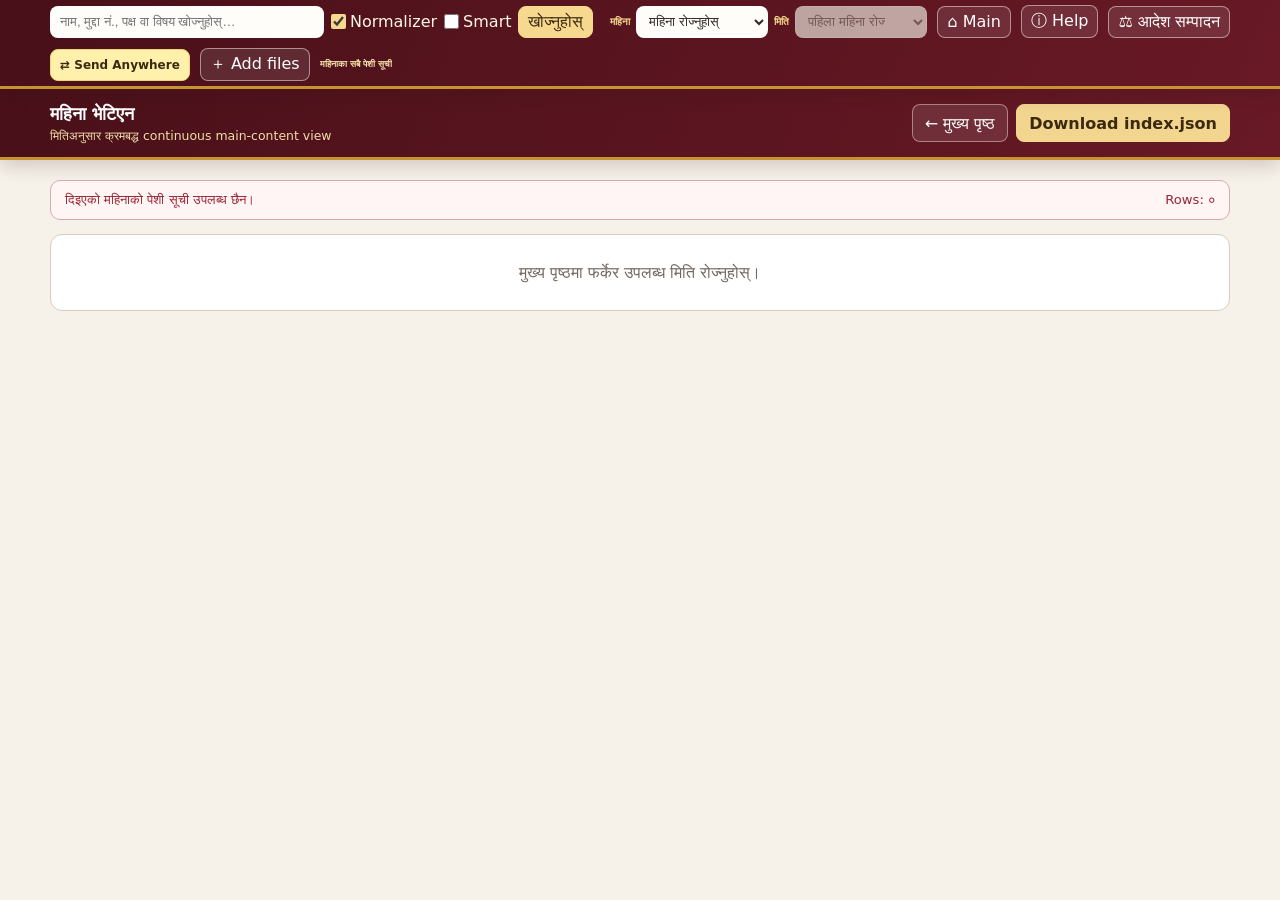
<file: month.html>
<!doctype html>
<html lang="ne">
<head><link rel="icon" type="image/svg+xml" href="assets/court.svg">
<meta charset="utf-8">
<meta name="viewport" content="width=device-width,initial-scale=1">
<title>महिनाका सबै पेशी सूची</title>
<link rel="stylesheet" href="cause-list-ribbon.css?v=compact-editor-1">
<style>
:root{--maroon:#681925;--gold:#c69232;--paper:#f6f1e9;--ink:#302725;--muted:#716761;--line:#d7ccc0}*{box-sizing:border-box}html{scroll-behavior:smooth}body{margin:0;color:var(--ink);background:var(--paper);font-family:"Noto Sans Devanagari","Nirmala UI",Mangal,system-ui,sans-serif}button,a{font:inherit}.topbar{position:relative;z-index:50;color:#fff;background:linear-gradient(112deg,#491019,var(--maroon));border-bottom:3px solid var(--gold);box-shadow:0 5px 18px #32121633}.topbar-inner{display:flex;align-items:center;justify-content:space-between;gap:14px;width:min(1180px,calc(100% - 28px));min-height:68px;margin:auto;padding:10px 0}.title h1{margin:0;font-size:1.12rem}.title p{margin:3px 0 0;color:#f1ddaa;font-size:.78rem}.tools{display:flex;flex-wrap:wrap;gap:8px}.btn{display:inline-flex;align-items:center;justify-content:center;min-height:38px;padding:8px 12px;color:#fff;background:#ffffff1a;border:1px solid #ffffff6b;border-radius:8px;text-decoration:none;cursor:pointer}.primary{color:#3b2910;background:#f2d58e;border-color:#f2d58e;font-weight:800}main{width:min(1180px,calc(100% - 28px));margin:20px auto 34px}.status{display:flex;justify-content:space-between;gap:12px;margin-bottom:14px;padding:11px 14px;color:var(--muted);background:#fff;border:1px solid var(--line);border-radius:10px;font-size:.82rem}.status.error{color:#9a2433;border-color:#d9a9ae;background:#fff5f5}.stack{display:grid;gap:22px}.day{overflow:hidden;background:#fff;border:1px solid var(--line);border-radius:13px;box-shadow:0 10px 30px #37251f14}.day-head{display:flex;align-items:center;justify-content:space-between;gap:12px;padding:10px 14px;color:#fff;background:#7a2632}.day-head h2{margin:0;font-size:.96rem}.day-head a{color:#f5dfa8;font-size:.76rem;font-weight:700;text-decoration:none}.day iframe{display:block;width:100%;height:1200px;border:0;background:#fff}.empty{padding:28px;text-align:center;color:var(--muted);background:#fff;border:1px solid var(--line);border-radius:12px}@media(max-width:700px){.topbar-inner,.day-head,.status{align-items:flex-start;flex-direction:column}.tools{width:100%}.btn{flex:1}main{width:calc(100% - 16px);margin-top:10px}.day iframe{height:950px}}
</style>
</head>
<body>
<header class="topbar"><div class="topbar-inner"><div class="title"><h1 id="title">महिनाका सबै पेशी सूची</h1><p>मितिअनुसार क्रमबद्ध continuous main-content view</p></div><div class="tools"><a class="btn" href="index.html">← मुख्य पृष्ठ</a><button class="btn primary" id="download" type="button">Download index.json</button></div></div></header>
<main><div class="status" id="status"><span id="pageStatus">पेशी सूची तयार हुँदैछन्…</span><span id="rowStatus">Rows: —</span></div><div class="stack" id="stack"></div></main>
<script>
(()=>{"use strict";
const MONTH_NAMES=["वैशाख","जेठ","असार","साउन","भदौ","असोज","कात्तिक","मंसिर","पुस","माघ","फागुन","चैत"],CACHE="cause-list-auto-files-v1",q=new URLSearchParams(location.search),monthParam=String(q.get("month")||""),allMonths=monthParam.toLowerCase()==="all",month=monthParam.replace(/\D/g,"").slice(0,6),title=document.getElementById("title"),status=document.getElementById("status"),pageStatus=document.getElementById("pageStatus"),rowStatus=document.getElementById("rowStatus"),stack=document.getElementById("stack"),resources={},received=new Set;let pages=[];
const nepali=value=>String(value).replace(/\d/g,d=>"०१२३४५६७८९"[d]);
function parse(value){let name=String(value||"").trim();if(/^\d{8}$/.test(name))name=`index${name}.html`;name=name.split(/[?#]/)[0].split(/[\\/]/).pop()||"";try{name=decodeURIComponent(name)}catch(error){}const found=name.match(/^index(\d{8})\.html?$/i);if(!found)return null;const key=found[1],m=+key.slice(4,6),d=+key.slice(6);return m>0&&m<13&&d>0&&d<33?{key,label:nepali(`${key.slice(0,4)}।${key.slice(4,6)}।${key.slice(6)}`),href:`index${key}.html`}:null}
function unique(items){const map=new Map;(items||[]).forEach(item=>{const page=item&&item.key?item:parse(item);if(page&&(allMonths||page.key.slice(0,6)===month))map.set(page.key,page)});return [...map.values()].sort((a,b)=>a.key.localeCompare(b.key))}
function cached(){try{const data=JSON.parse(localStorage.getItem(CACHE)||"[]");return Array.isArray(data)?data:[]}catch(error){return[]}}
async function manifest(){try{const url=new URL("cause-list-files.js",new URL(".",location.href));url.searchParams.set("v",Date.now());const response=await fetch(url,{cache:"no-store"}),data=await response.json();return response.ok&&Array.isArray(data)?data:[]}catch(error){return[]}}
function githubUrls(){if(!/\.github\.io$/i.test(location.hostname))return[];const owner=location.hostname.split(".")[0],parts=location.pathname.split("/").filter(Boolean);if(parts.length&&/\.html?$/i.test(parts.at(-1)))parts.pop();const items=[];if(parts.length){const project=parts.slice(),repo=project.shift();items.push([repo,project.join("/")])}items.push([`${owner}.github.io`,parts.join("/")]);return items.filter((item,i,list)=>list.findIndex(x=>x[0]===item[0]&&x[1]===item[1])===i).map(item=>`https://api.github.com/repos/${encodeURIComponent(owner)}/${encodeURIComponent(item[0])}/contents/${item[1]}`)}
async function discover(){if(!/^https?:$/.test(location.protocol))return[];const generated=await manifest();if(generated.length)return generated;const found=[];try{const response=await fetch(new URL(".",location.href),{cache:"no-store"}),doc=new DOMParser().parseFromString(await response.text(),"text/html");if(response.ok)doc.querySelectorAll("a[href]").forEach(a=>found.push(a.getAttribute("href")))}catch(error){}for(const api of githubUrls())try{const response=await fetch(api,{headers:{Accept:"application/vnd.github+json"},cache:"no-store"}),data=await response.json();if(response.ok&&Array.isArray(data)){data.filter(item=>item.type==="file").forEach(item=>found.push(item.name));if(found.length)break}}catch(error){}return found}
function frame(key){return stack.querySelector(`[data-key="${key}"] iframe`)}
function render(){if((!allMonths&&!/^\d{6}$/.test(month))||!pages.length){title.textContent=allMonths?"पेशी सूची भेटिएन":"महिना भेटिएन";status.classList.add("error");pageStatus.textContent=allMonths?"कुनै उपलब्ध पेशी सूची भेटिएन।":"दिइएको महिनाको पेशी सूची उपलब्ध छैन।";rowStatus.textContent="Rows: ०";stack.innerHTML='<div class="empty">मुख्य पृष्ठमा फर्केर उपलब्ध मिति रोज्नुहोस्।</div>';return}const number=+month.slice(4),label=allMonths?"सबै उपलब्ध मिति":nepali(`${month.slice(0,4)}।${month.slice(4)}`)+(MONTH_NAMES[number-1]?` — ${MONTH_NAMES[number-1]}`:"");document.title=`${label} — सबै पेशी सूची`;title.textContent=`${label} — सबै पेशी सूची`;pageStatus.textContent=`${nepali(pages.length)} वटा मिति कालक्रमअनुसार राखिएका छन्।`;pages.forEach(page=>{const section=document.createElement("section");section.className="day";section.dataset.key=page.key;section.innerHTML=`<div class="day-head"><h2>${page.label} को पेशी सूची</h2><a href="${page.href}">छुट्टै पृष्ठमा खोल्नुहोस् ↗</a></div><iframe title="${page.label} को पेशी सूची" src="${page.href}" scrolling="no" loading="eager"></iframe>`;stack.appendChild(section)})}
function receive(event){const data=event.data,key=String(data&&data.dateKey||""),page=pages.find(item=>item.key===key),target=page&&frame(key);if(!target||(event.source&&event.source!==target.contentWindow))return;if(data.type==="cob-month-height"){const height=Number(data.height);if(Number.isFinite(height)&&height>=300)target.style.height=Math.min(Math.max(Math.ceil(height)+8,500),24000)+"px";return}if(data.type!=="cob-month-manifest")return;(Array.isArray(data.stems)?data.stems:[]).forEach(stem=>{const value=String(stem||"");if(!new RegExp(`^${key}\\.\\d{2}\\.\\d{2}\\.[a-z0-9]+-\\d+$`,"i").test(value))return;const file=`${value}.txt`;resources[value]=[{type:"file",path:`order/${key}/${file}`,label:file}]});received.add(key);rowStatus.textContent=`Rows: ${nepali(Object.keys(resources).length)}`;pageStatus.textContent=`${nepali(received.size)}/${nepali(pages.length)} वटा पृष्ठ तयार भए।`}
function download(){const keys=Object.keys(resources).sort();if(!keys.length){status.classList.add("error");pageStatus.textContent="Rows अझै तयार हुँदैछन्। केही क्षणपछि पुनः प्रयास गर्नुहोस्।";return}status.classList.remove("error");const all={};keys.forEach(key=>all[key]=resources[key]);const url=URL.createObjectURL(new Blob([JSON.stringify({version:1,resources:all},null,2)+"\n"],{type:"application/json;charset=utf-8"})),a=document.createElement("a");a.href=url;a.download="index.json";a.click();setTimeout(()=>URL.revokeObjectURL(url),1500);pageStatus.textContent="सबै प्राप्त rows को index.json डाउनलोड भयो।"}
async function init(){const requested=String(q.get("files")||"").split(",").filter(Boolean);pages=unique(requested.length?requested:[...cached(),...await discover()]);render()}
addEventListener("message",receive);document.getElementById("download").addEventListener("click",download);init();
})();
</script>
<script src="cause-list-ribbon.js?v=search-history-3"></script>
</body>
</html>
</file>
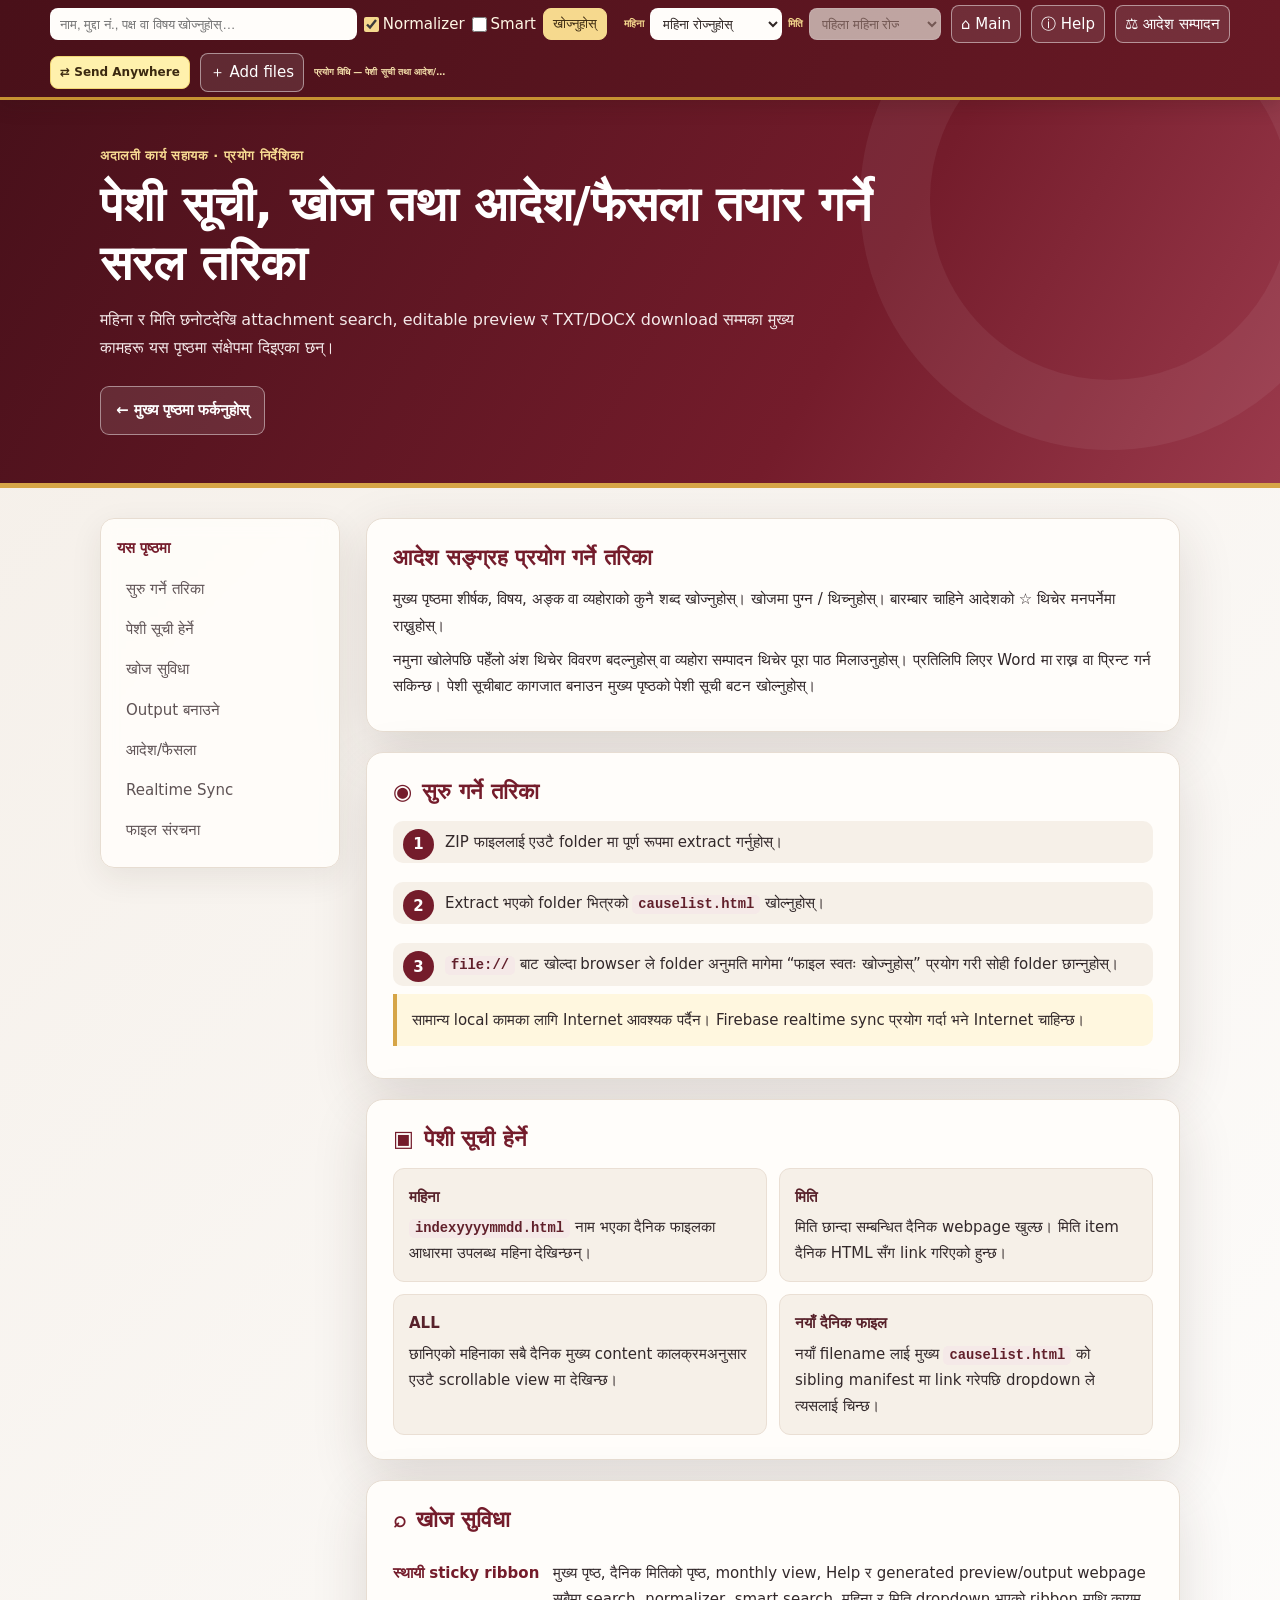
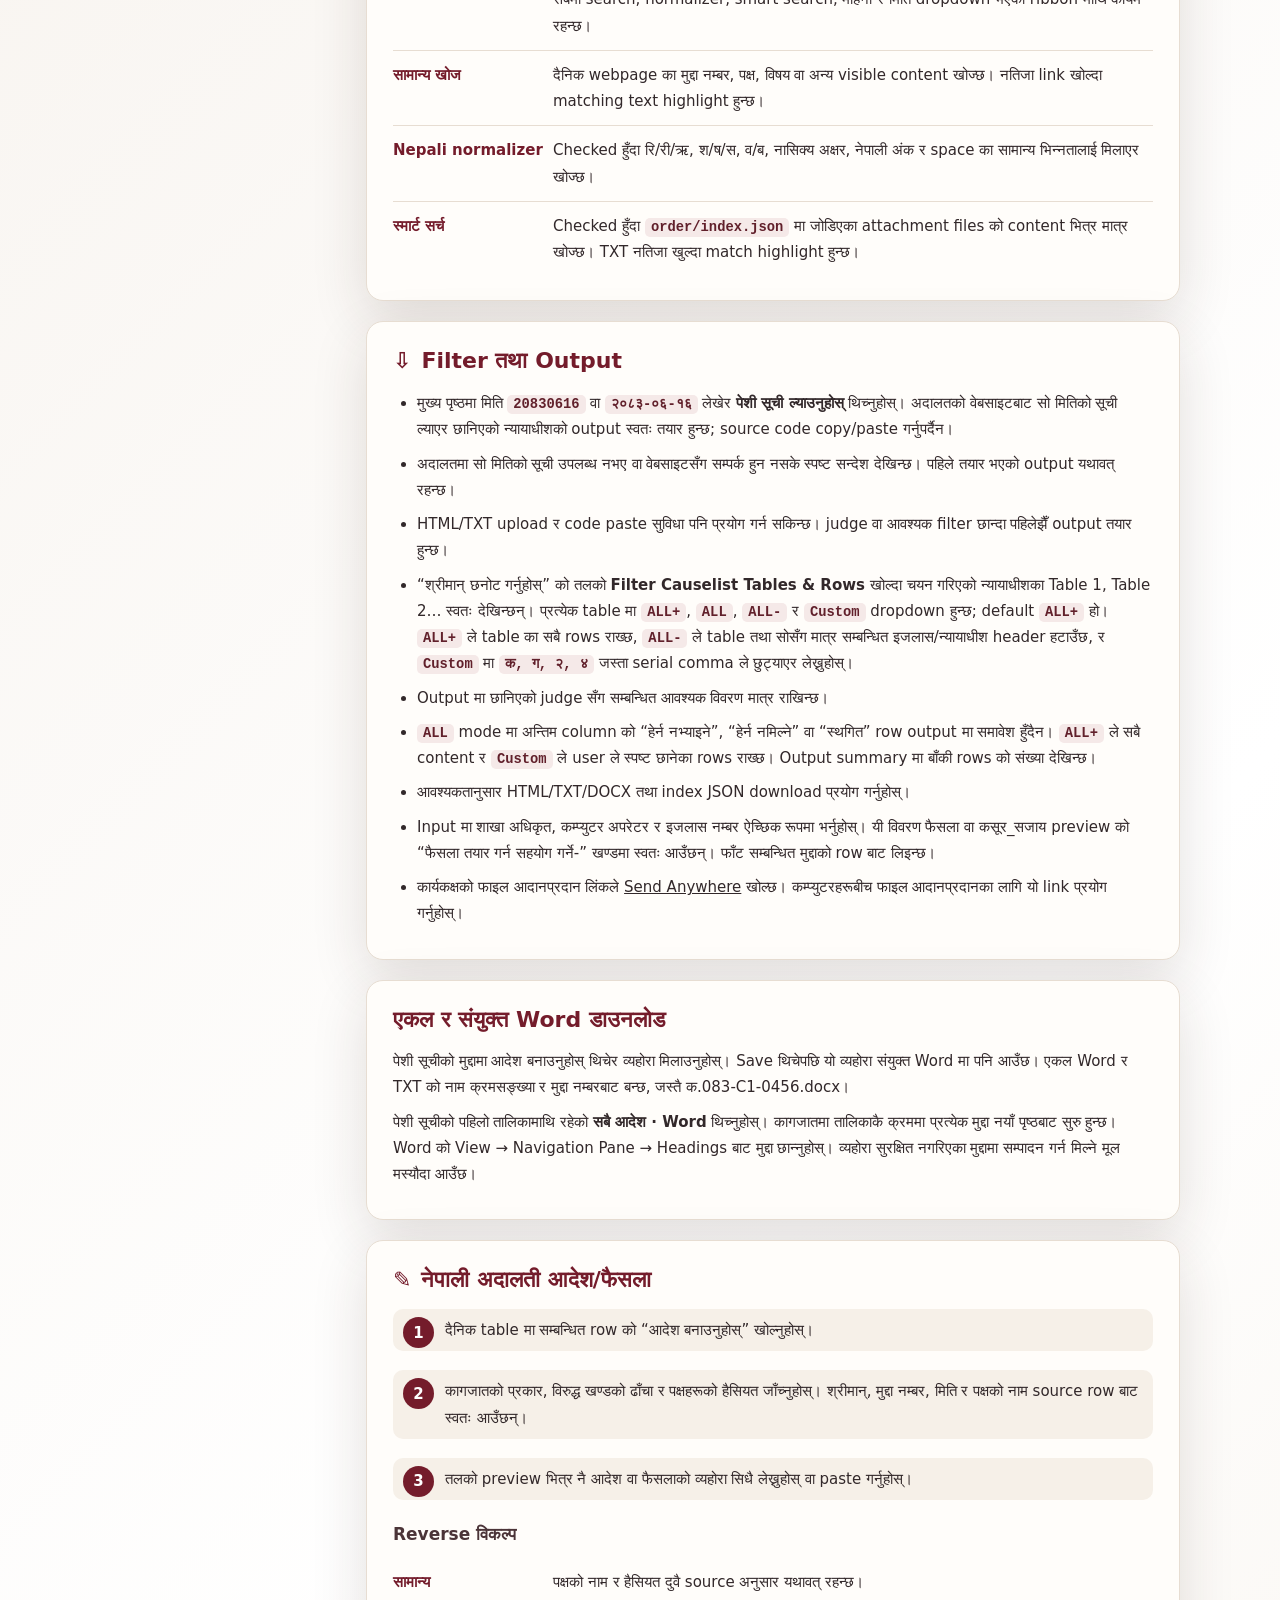
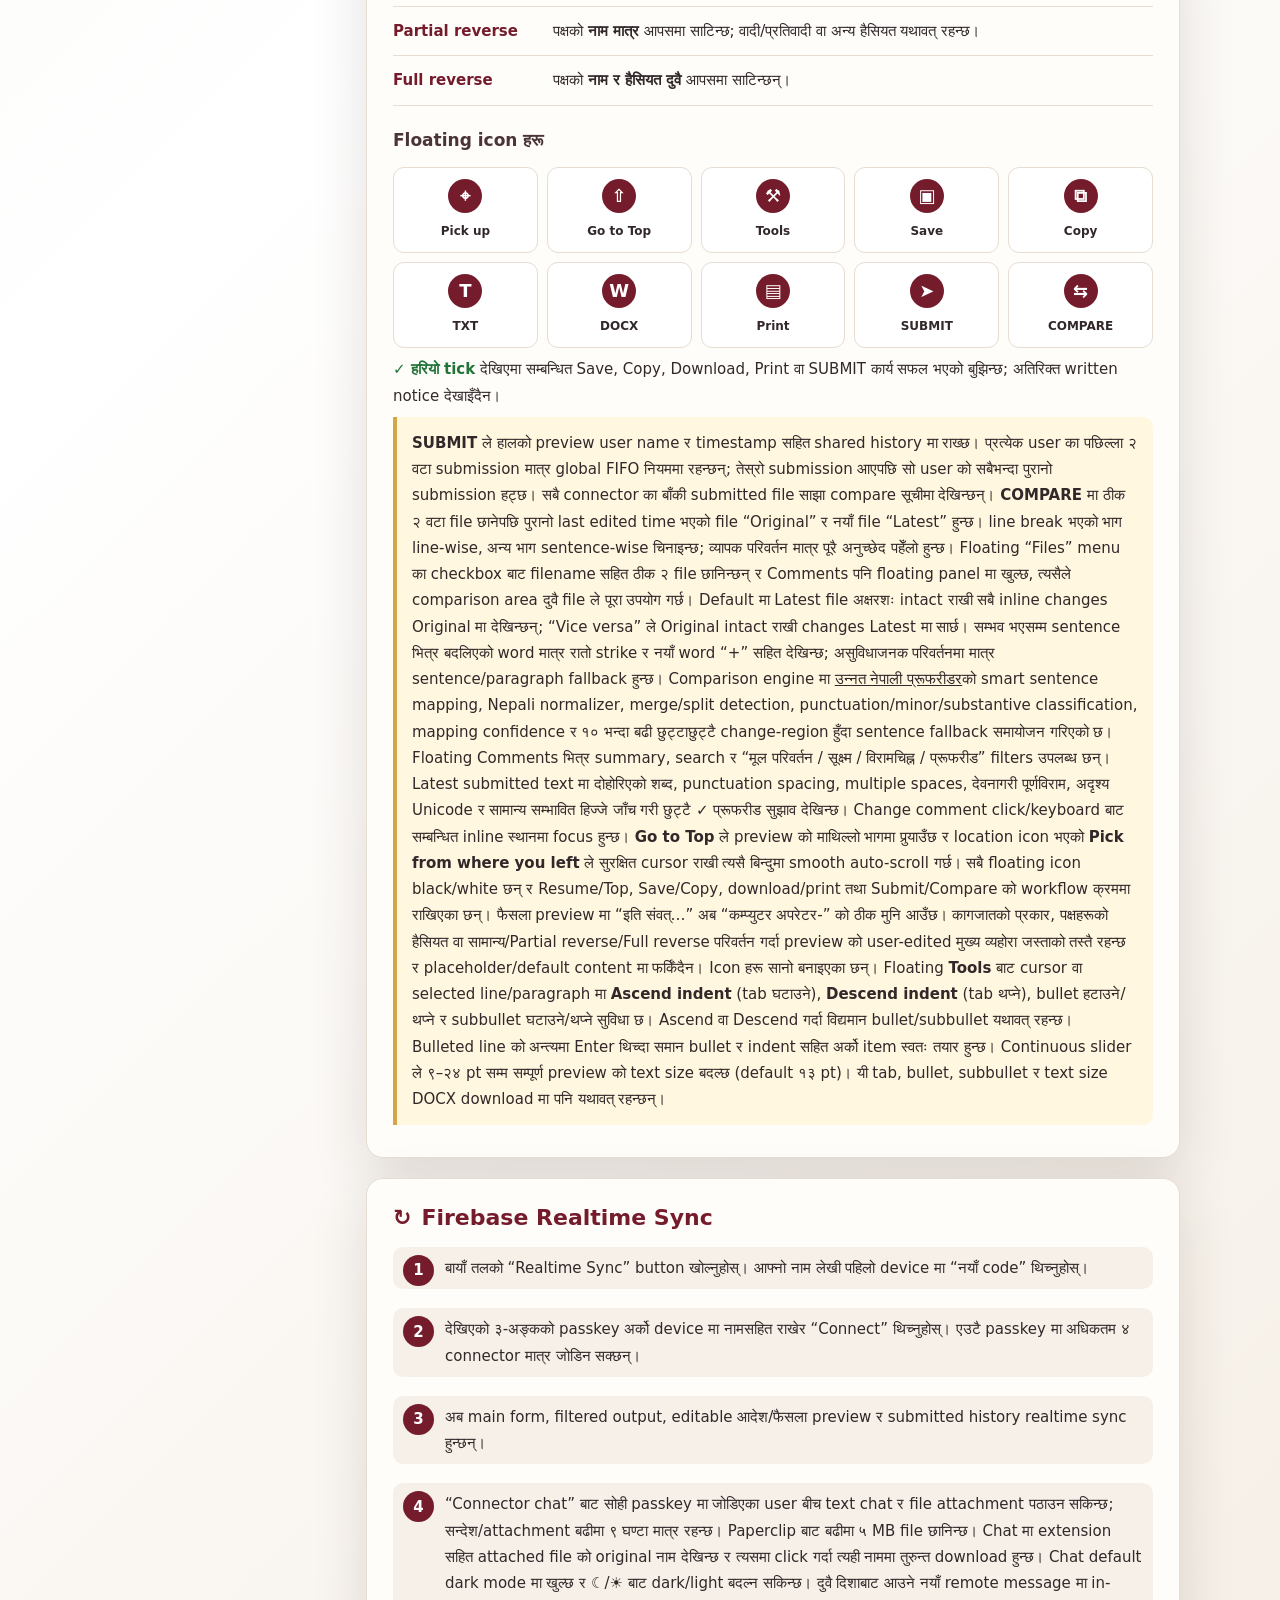
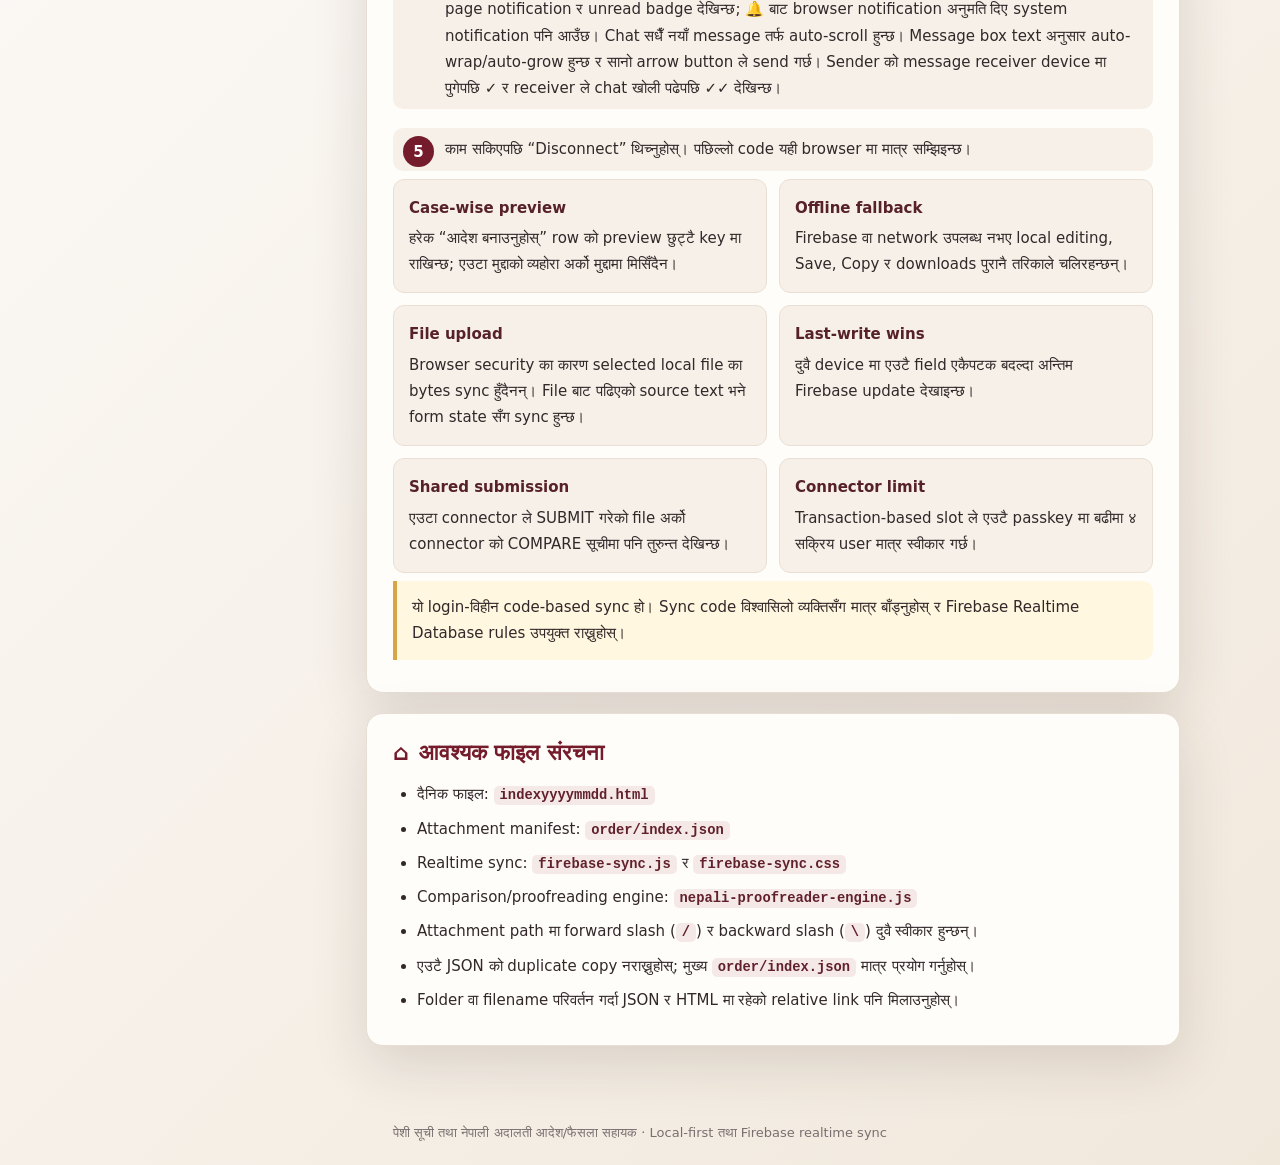
<file: README.html>
<!doctype html>
<html lang="ne">
  <head><link rel="icon" type="image/svg+xml" href="assets/court.svg">
    <meta charset="utf-8" />
    <meta name="viewport" content="width=device-width,initial-scale=1" />
    <title>प्रयोग विधि — पेशी सूची तथा आदेश/फैसला सहायक</title>
    <link rel="stylesheet" href="cause-list-ribbon.css?v=compact-editor-1" />
    <style>
      :root {
        --maroon: #741c2b;
        --deep: #48101a;
        --gold: #d6a547;
        --ink: #32282a;
        --muted: #75696b;
        --paper: #fffdfa;
        --line: #e7ddd2;
        --soft: #f6f0e8;
        --green: #23743b;
        --shadow: 0 18px 55px rgba(55, 32, 29, 0.14);
      }
      * {
        box-sizing: border-box;
      }
      html {
        scroll-behavior: smooth;
      }
      body {
        margin: 0;
        color: var(--ink);
        background: linear-gradient(135deg, #f4eee7, #fff 50%, #f1e8dc);
        font:
          15px/1.75 "Noto Sans Devanagari",
          "Nirmala UI",
          system-ui,
          sans-serif;
      }
      a {
        color: inherit;
      }
      .hero {
        position: relative;
        overflow: hidden;
        color: #fff;
        background: linear-gradient(
          120deg,
          var(--deep),
          var(--maroon) 65%,
          #9b3a4c
        );
        border-bottom: 5px solid var(--gold);
      }
      .hero:after {
        content: "";
        position: absolute;
        right: -80px;
        top: -150px;
        width: 360px;
        height: 360px;
        border: 70px solid rgba(255, 255, 255, 0.06);
        border-radius: 50%;
      }
      .hero-inner {
        position: relative;
        z-index: 1;
        width: min(1080px, calc(100% - 32px));
        margin: auto;
        padding: 42px 0 48px;
      }
      .eyebrow {
        display: inline-flex;
        align-items: center;
        gap: 8px;
        margin: 0 0 8px;
        color: #f6d991;
        font-size: 13px;
        font-weight: 800;
        letter-spacing: 0.04em;
      }
      h1 {
        max-width: 780px;
        margin: 0;
        font-size: clamp(28px, 5vw, 48px);
        line-height: 1.22;
      }
      .lead {
        max-width: 720px;
        margin: 14px 0 24px;
        color: #f4e9e9;
        font-size: 16px;
      }
      .back {
        display: inline-flex;
        align-items: center;
        gap: 8px;
        padding: 10px 15px;
        border: 1px solid rgba(255, 255, 255, 0.45);
        border-radius: 9px;
        background: rgba(255, 255, 255, 0.1);
        font-weight: 800;
        text-decoration: none;
      }
      .back:hover,
      .back:focus-visible {
        color: #37240e;
        background: #f5d988;
        outline: none;
      }
      .layout {
        display: grid;
        grid-template-columns: 240px minmax(0, 1fr);
        gap: 26px;
        width: min(1080px, calc(100% - 32px));
        margin: 30px auto 56px;
        align-items: start;
      }
      .toc {
        position: sticky;
        top: 18px;
        padding: 16px;
        background: rgba(255, 253, 250, 0.9);
        border: 1px solid var(--line);
        border-radius: 14px;
        box-shadow: 0 10px 32px rgba(55, 32, 29, 0.08);
        backdrop-filter: blur(8px);
      }
      .toc strong {
        display: block;
        margin: 0 0 8px;
        color: var(--maroon);
      }
      .toc a {
        display: block;
        padding: 7px 9px;
        border-radius: 7px;
        color: #5f5355;
        text-decoration: none;
      }
      .toc a:hover,
      .toc a:focus-visible {
        color: var(--maroon);
        background: #f6ece7;
        outline: none;
      }
      main {
        display: grid;
        gap: 20px;
      }
      .card {
        padding: 24px 26px;
        background: var(--paper);
        border: 1px solid var(--line);
        border-radius: 17px;
        box-shadow: var(--shadow);
      }
      h2 {
        display: flex;
        align-items: center;
        gap: 10px;
        margin: 0 0 14px;
        color: var(--maroon);
        font-size: 22px;
        line-height: 1.35;
      }
      h3 {
        margin: 20px 0 8px;
        color: #4b3438;
        font-size: 17px;
      }
      p {
        margin: 8px 0;
      }
      ol,
      ul {
        margin: 8px 0;
        padding-left: 24px;
      }
      li + li {
        margin-top: 8px;
      }
      .steps {
        display: grid;
        gap: 11px;
        counter-reset: step;
        list-style: none;
        padding: 0;
      }
      .steps li {
        position: relative;
        min-height: 42px;
        padding: 8px 10px 8px 52px;
        background: var(--soft);
        border-radius: 10px;
      }
      .steps li:before {
        counter-increment: step;
        content: counter(step);
        position: absolute;
        left: 10px;
        top: 8px;
        display: grid;
        place-items: center;
        width: 31px;
        height: 31px;
        color: #fff;
        background: var(--maroon);
        border-radius: 50%;
        font-weight: 900;
      }
      .grid {
        display: grid;
        grid-template-columns: repeat(2, minmax(0, 1fr));
        gap: 12px;
      }
      .mini {
        padding: 15px;
        background: var(--soft);
        border: 1px solid #eadfd4;
        border-radius: 11px;
      }
      .mini b {
        display: block;
        margin-bottom: 4px;
        color: #57212a;
      }
      .mode {
        display: grid;
        grid-template-columns: 150px 1fr;
        gap: 10px;
        padding: 11px 0;
        border-bottom: 1px solid var(--line);
      }
      .mode:last-child {
        border-bottom: 0;
      }
      .mode strong {
        color: var(--maroon);
      }
      .icons {
        display: grid;
        grid-template-columns: repeat(5, minmax(0, 1fr));
        gap: 9px;
        margin-top: 12px;
      }
      .icon {
        display: grid;
        place-items: center;
        gap: 6px;
        min-height: 86px;
        padding: 10px 5px;
        text-align: center;
        background: #fff;
        border: 1px solid var(--line);
        border-radius: 11px;
        font-size: 12px;
        font-weight: 800;
      }
      .symbol {
        display: grid;
        place-items: center;
        width: 34px;
        height: 34px;
        color: #fff;
        background: var(--maroon);
        border-radius: 50%;
        font-size: 18px;
      }
      .tip {
        padding: 13px 15px;
        border-left: 4px solid var(--gold);
        background: #fff7df;
        border-radius: 0 10px 10px 0;
      }
      code {
        padding: 2px 6px;
        color: #61202b;
        background: #f5e9e8;
        border-radius: 5px;
        font:
          600 0.92em ui-monospace,
          SFMono-Regular,
          Consolas,
          monospace;
      }
      .ok {
        display: inline-flex;
        align-items: center;
        gap: 6px;
        color: var(--green);
        font-weight: 800;
      }
      footer {
        padding: 20px;
        text-align: center;
        color: #7a6e70;
        font-size: 13px;
      }
      @media (max-width: 800px) {
        .layout {
          grid-template-columns: 1fr;
        }
        .toc {
          position: static;
        }
        .toc nav {
          display: flex;
          flex-wrap: wrap;
          gap: 4px;
        }
        .toc a {
          display: inline-block;
        }
        .grid {
          grid-template-columns: 1fr;
        }
        .icons {
          grid-template-columns: repeat(3, minmax(0, 1fr));
        }
      }
      @media (max-width: 480px) {
        .hero-inner {
          padding: 30px 0 36px;
        }
        .card {
          padding: 20px 17px;
        }
        .mode {
          grid-template-columns: 1fr;
          gap: 2px;
        }
        .icons {
          grid-template-columns: repeat(2, minmax(0, 1fr));
        }
      }
    </style>
  </head>
  <body>
    <header class="hero">
      <div class="hero-inner">
        <p class="eyebrow">अदालती कार्य सहायक · प्रयोग निर्देशिका</p>
        <h1>पेशी सूची, खोज तथा आदेश/फैसला तयार गर्ने सरल तरिका</h1>
        <p class="lead">
          महिना र मिति छनोटदेखि attachment search, editable preview र TXT/DOCX
          download सम्मका मुख्य कामहरू यस पृष्ठमा संक्षेपमा दिइएका छन्।
        </p>
        <a class="back" href="index.html">← मुख्य पृष्ठमा फर्कनुहोस्</a>
      </div>
    </header>

    <div class="layout">
      <aside class="toc" aria-label="विषयसूची">
        <strong>यस पृष्ठमा</strong>
        <nav>
          <a href="#start">सुरु गर्ने तरिका</a>
          <a href="#causelist">पेशी सूची हेर्ने</a>
          <a href="#search">खोज सुविधा</a>
          <a href="#output">Output बनाउने</a>
          <a href="#order">आदेश/फैसला</a>
          <a href="#sync">Realtime Sync</a>
          <a href="#files">फाइल संरचना</a>
        </nav>
      </aside>

      <main><section class="card"><h2>आदेश सङ्ग्रह प्रयोग गर्ने तरिका</h2><p>मुख्य पृष्ठमा शीर्षक, विषय, अङ्क वा व्यहोराको कुनै शब्द खोज्नुहोस्। खोजमा पुग्न / थिच्नुहोस्। बारम्बार चाहिने आदेशको ☆ थिचेर मनपर्नेमा राख्नुहोस्।</p><p>नमुना खोलेपछि पहेँलो अंश थिचेर विवरण बदल्नुहोस् वा व्यहोरा सम्पादन थिचेर पूरा पाठ मिलाउनुहोस्। प्रतिलिपि लिएर Word मा राख्न वा प्रिन्ट गर्न सकिन्छ। पेशी सूचीबाट कागजात बनाउन मुख्य पृष्ठको पेशी सूची बटन खोल्नुहोस्।</p></section>
        <section class="card" id="start">
          <h2><span aria-hidden="true">◉</span> सुरु गर्ने तरिका</h2>
          <ol class="steps">
            <li>ZIP फाइललाई एउटै folder मा पूर्ण रूपमा extract गर्नुहोस्।</li>
            <li>
              Extract भएको folder भित्रको <code>causelist.html</code> खोल्नुहोस्।
            </li>
            <li>
              <code>file://</code> बाट खोल्दा browser ले folder अनुमति मागेमा
              “फाइल स्वतः खोज्नुहोस्” प्रयोग गरी सोही folder छान्नुहोस्।
            </li>
          </ol>
          <p class="tip">
            सामान्य local कामका लागि Internet आवश्यक पर्दैन। Firebase realtime
            sync प्रयोग गर्दा भने Internet चाहिन्छ।
          </p>
        </section>

        <section class="card" id="causelist">
          <h2><span aria-hidden="true">▣</span> पेशी सूची हेर्ने</h2>
          <div class="grid">
            <div class="mini">
              <b>महिना</b><code>indexyyyymmdd.html</code> नाम भएका दैनिक फाइलका
              आधारमा उपलब्ध महिना देखिन्छन्।
            </div>
            <div class="mini">
              <b>मिति</b>मिति छान्दा सम्बन्धित दैनिक webpage खुल्छ। मिति item
              दैनिक HTML सँग link गरिएको हुन्छ।
            </div>
            <div class="mini">
              <b>ALL</b>छानिएको महिनाका सबै दैनिक मुख्य content कालक्रमअनुसार
              एउटै scrollable view मा देखिन्छ।
            </div>
            <div class="mini">
              <b>नयाँ दैनिक फाइल</b>नयाँ filename लाई मुख्य
              <code>causelist.html</code> को sibling manifest मा link गरेपछि
              dropdown ले त्यसलाई चिन्छ।
            </div>
          </div>
        </section>

        <section class="card" id="search">
          <h2><span aria-hidden="true">⌕</span> खोज सुविधा</h2>
          <div class="mode">
            <strong>स्थायी sticky ribbon</strong
            ><span
              >मुख्य पृष्ठ, दैनिक मितिको पृष्ठ, monthly view, Help र generated
              preview/output webpage सबैमा search, normalizer, smart search,
              महिना र मिति dropdown भएको ribbon माथि कायम रहन्छ।</span
            >
          </div>
          <div class="mode">
            <strong>सामान्य खोज</strong
            ><span
              >दैनिक webpage का मुद्दा नम्बर, पक्ष, विषय वा अन्य visible content
              खोज्छ। नतिजा link खोल्दा matching text highlight हुन्छ।</span
            >
          </div>
          <div class="mode">
            <strong>Nepali normalizer</strong
            ><span
              >Checked हुँदा रि/री/ऋ, श/ष/स, व/ब, नासिक्य अक्षर, नेपाली अंक र
              space का सामान्य भिन्नतालाई मिलाएर खोज्छ।</span
            >
          </div>
          <div class="mode">
            <strong>स्मार्ट सर्च</strong
            ><span
              >Checked हुँदा <code>order/index.json</code> मा जोडिएका attachment
              files को content भित्र मात्र खोज्छ। TXT नतिजा खुल्दा match
              highlight हुन्छ।</span
            >
          </div>
        </section>

        <section class="card" id="output">
          <h2><span aria-hidden="true">⇩</span> Filter तथा Output</h2>
          <ul>
            <li>मुख्य पृष्ठमा मिति <code>20830616</code> वा <code>२०८३-०६-१६</code> लेखेर <b>पेशी सूची ल्याउनुहोस्</b> थिच्नुहोस्। अदालतको वेबसाइटबाट सो मितिको सूची ल्याएर छानिएको न्यायाधीशको output स्वतः तयार हुन्छ; source code copy/paste गर्नुपर्दैन।</li>
            <li>अदालतमा सो मितिको सूची उपलब्ध नभए वा वेबसाइटसँग सम्पर्क हुन नसके स्पष्ट सन्देश देखिन्छ। पहिले तयार भएको output यथावत् रहन्छ।</li>
            <li>HTML/TXT upload र code paste सुविधा पनि प्रयोग गर्न सकिन्छ। judge वा आवश्यक filter छान्दा पहिलेझैँ output तयार हुन्छ।</li>
            <li>
              “श्रीमान् छनोट गर्नुहोस्” को तलको <b>Filter Causelist Tables &amp;
              Rows</b> खोल्दा चयन गरिएको न्यायाधीशका Table 1, Table 2… स्वतः
              देखिन्छन्। प्रत्येक table मा <code>ALL+</code>, <code>ALL</code>,
              <code>ALL-</code> र <code>Custom</code> dropdown हुन्छ; default
              <code>ALL+</code> हो। <code>ALL+</code> ले table का सबै rows राख्छ,
              <code>ALL-</code> ले table तथा सोसँग मात्र सम्बन्धित इजलास/न्यायाधीश
              header हटाउँछ, र <code>Custom</code> मा
              <code>क, ग, २, ४</code> जस्ता serial comma ले छुट्याएर लेख्नुहोस्।
            </li>
            <li>
              Output मा छानिएको judge सँग सम्बन्धित आवश्यक विवरण मात्र राखिन्छ।
            </li>
            <li>
              <code>ALL</code> mode मा अन्तिम column को “हेर्न नभ्याइने”, “हेर्न
              नमिल्ने” वा “स्थगित” row output मा समावेश हुँदैन। <code>ALL+</code>
              ले सबै content र <code>Custom</code> ले user ले स्पष्ट छानेका rows
              राख्छ। Output summary मा बाँकी rows को संख्या देखिन्छ।
            </li>
            <li>
              आवश्यकतानुसार HTML/TXT/DOCX तथा index JSON download प्रयोग
              गर्नुहोस्।
            </li>
            <li>Input मा शाखा अधिकृत, कम्प्युटर अपरेटर र इजलास नम्बर ऐच्छिक रूपमा भर्नुहोस्। यी विवरण फैसला वा कसूर_सजाय preview को “फैसला तयार गर्न सहयोग गर्ने-” खण्डमा स्वतः आउँछन्। फाँट सम्बन्धित मुद्दाको row बाट लिइन्छ।</li>
            <li>कार्यकक्षको फाइल आदानप्रदान लिंकले <a href="https://send-anywhere.com/" target="_blank" rel="noopener noreferrer">Send Anywhere</a> खोल्छ। कम्प्युटरहरूबीच फाइल आदानप्रदानका लागि यो link प्रयोग गर्नुहोस्।</li>
          </ul>
        </section>

        <section class="card"><h2>एकल र संयुक्त Word डाउनलोड</h2><p>पेशी सूचीको मुद्दामा आदेश बनाउनुहोस् थिचेर व्यहोरा मिलाउनुहोस्। Save थिचेपछि यो व्यहोरा संयुक्त Word मा पनि आउँछ। एकल Word र TXT को नाम क्रमसङ्ख्या र मुद्दा नम्बरबाट बन्छ, जस्तै क.083-C1-0456.docx।</p><p>पेशी सूचीको पहिलो तालिकामाथि रहेको <b>सबै आदेश · Word</b> थिच्नुहोस्। कागजातमा तालिकाकै क्रममा प्रत्येक मुद्दा नयाँ पृष्ठबाट सुरु हुन्छ। Word को View → Navigation Pane → Headings बाट मुद्दा छान्नुहोस्। व्यहोरा सुरक्षित नगरिएका मुद्दामा सम्पादन गर्न मिल्ने मूल मस्यौदा आउँछ।</p></section><section class="card" id="order">
          <h2><span aria-hidden="true">✎</span> नेपाली अदालती आदेश/फैसला</h2>
          <ol class="steps">
            <li>
              दैनिक table मा सम्बन्धित row को “आदेश बनाउनुहोस्” खोल्नुहोस्।
            </li>
            <li>
              कागजातको प्रकार, विरुद्ध खण्डको ढाँचा र पक्षहरूको हैसियत जाँच्नुहोस्। श्रीमान्, मुद्दा
              नम्बर, मिति र पक्षको नाम source row बाट स्वतः आउँछन्।
            </li>
            <li>
              तलको preview भित्र नै आदेश वा फैसलाको व्यहोरा सिधै लेख्नुहोस् वा
              paste गर्नुहोस्।
            </li>
          </ol>

          <h3>Reverse विकल्प</h3>
          <div class="mode">
            <strong>सामान्य</strong
            ><span>पक्षको नाम र हैसियत दुवै source अनुसार यथावत् रहन्छ।</span>
          </div>
          <div class="mode">
            <strong>Partial reverse</strong
            ><span
              >पक्षको <b>नाम मात्र</b> आपसमा साटिन्छ; वादी/प्रतिवादी वा अन्य
              हैसियत यथावत् रहन्छ।</span
            >
          </div>
          <div class="mode">
            <strong>Full reverse</strong
            ><span>पक्षको <b>नाम र हैसियत दुवै</b> आपसमा साटिन्छन्।</span>
          </div>

          <h3>Floating icon हरू</h3>
          <div class="icons" aria-label="उपलब्ध कार्य">
            <div class="icon"><span class="symbol">⌖</span>Pick up</div>
            <div class="icon"><span class="symbol">⇧</span>Go to Top</div>
            <div class="icon"><span class="symbol">⚒</span>Tools</div>
            <div class="icon"><span class="symbol">▣</span>Save</div>
            <div class="icon"><span class="symbol">⧉</span>Copy</div>
            <div class="icon"><span class="symbol">T</span>TXT</div>
            <div class="icon"><span class="symbol">W</span>DOCX</div>
            <div class="icon"><span class="symbol">▤</span>Print</div>
            <div class="icon"><span class="symbol">➤</span>SUBMIT</div>
            <div class="icon"><span class="symbol">⇆</span>COMPARE</div>
          </div>
          <p>
            <span class="ok">✓ हरियो tick</span> देखिएमा सम्बन्धित Save, Copy,
            Download, Print वा SUBMIT कार्य सफल भएको बुझिन्छ; अतिरिक्त written
            notice देखाइँदैन।
          </p>
          <p class="tip">
            <b>SUBMIT</b> ले हालको preview user name र timestamp सहित shared
            history मा राख्छ। प्रत्येक user का पछिल्ला २ वटा submission मात्र
            global FIFO नियममा रहन्छन्; तेस्रो submission आएपछि सो user को सबैभन्दा
            पुरानो submission हट्छ। सबै connector का बाँकी submitted file साझा
            compare सूचीमा देखिन्छन्। <b>COMPARE</b> मा ठीक २ वटा
            file छानेपछि पुरानो last edited time भएको file “Original” र नयाँ
            file “Latest” हुन्छ। line break भएको भाग line-wise, अन्य भाग
            sentence-wise चिनाइन्छ; व्यापक परिवर्तन मात्र पूरै अनुच्छेद पहेँलो
            हुन्छ। Floating “Files” menu का checkbox बाट filename सहित ठीक २
            file छानिन्छन् र Comments पनि floating panel मा खुल्छ, त्यसैले
            comparison area दुवै file ले पूरा उपयोग गर्छ। Default मा Latest file
            अक्षरशः intact राखी सबै inline changes Original मा देखिन्छन्; “Vice
            versa” ले Original intact राखी changes Latest मा सार्छ। सम्भव भएसम्म
            sentence भित्र बदलिएको word मात्र रातो strike र नयाँ word “+” सहित
            देखिन्छ; असुविधाजनक परिवर्तनमा मात्र sentence/paragraph fallback
            हुन्छ। Comparison engine मा
            <a href="https://shivaprasadacharya.github.io/nepalitextproofreader/"
              >उन्नत नेपाली प्रूफरीडर</a
            >को smart sentence mapping, Nepali normalizer, merge/split detection,
            punctuation/minor/substantive classification, mapping confidence र
            १० भन्दा बढी छुट्टाछुट्टै change-region हुँदा sentence fallback
            समायोजन गरिएको छ। Floating Comments भित्र summary, search र “मूल
            परिवर्तन / सूक्ष्म / विरामचिह्न / प्रूफरीड” filters उपलब्ध छन्।
            Latest submitted text मा दोहोरिएको शब्द, punctuation spacing,
            multiple spaces, देवनागरी पूर्णविराम, अदृश्य Unicode र सामान्य
            सम्भावित हिज्जे जाँच गरी छुट्टै ✓ प्रूफरीड सुझाव देखिन्छ। Change
            comment click/keyboard बाट सम्बन्धित inline स्थानमा focus हुन्छ।
            <b>Go to Top</b> ले preview को माथिल्लो भागमा पुर्‍याउँछ र
            location icon भएको <b>Pick from where you left</b> ले सुरक्षित
            cursor राखी त्यसै बिन्दुमा smooth auto-scroll गर्छ। सबै floating
            icon black/white छन् र Resume/Top, Save/Copy, download/print तथा
            Submit/Compare को workflow क्रममा राखिएका छन्। फैसला preview मा “इति
            संवत्…” अब “कम्प्युटर अपरेटर-” को ठीक मुनि आउँछ। कागजातको प्रकार,
            पक्षहरूको हैसियत वा सामान्य/Partial reverse/Full reverse परिवर्तन
            गर्दा preview को user-edited मुख्य व्यहोरा जस्ताको तस्तै रहन्छ र
            placeholder/default content मा फर्किँदैन। Icon हरू सानो बनाइएका छन्।
            Floating <b>Tools</b> बाट cursor वा selected line/paragraph मा
            <b>Ascend indent</b> (tab घटाउने), <b>Descend indent</b> (tab थप्ने),
            bullet हटाउने/थप्ने र subbullet घटाउने/थप्ने सुविधा छ। Ascend वा
            Descend गर्दा विद्यमान bullet/subbullet यथावत् रहन्छ। Bulleted line
            को अन्त्यमा Enter थिच्दा समान bullet र indent सहित अर्को item
            स्वतः तयार हुन्छ। Continuous slider ले ९–२४ pt सम्म सम्पूर्ण preview को
            text size बदल्छ (default १३ pt)। यी tab, bullet, subbullet र text
            size DOCX download मा पनि यथावत् रहन्छन्।
          </p>
        </section>

        <section class="card" id="sync">
          <h2><span aria-hidden="true">↻</span> Firebase Realtime Sync</h2>
          <ol class="steps">
            <li>
              बायाँ तलको “Realtime Sync” button खोल्नुहोस्। आफ्नो नाम लेखी पहिलो
              device मा “नयाँ code” थिच्नुहोस्।
            </li>
            <li>
              देखिएको ३-अङ्कको passkey अर्को device मा नामसहित राखेर “Connect”
              थिच्नुहोस्। एउटै passkey मा अधिकतम ४ connector मात्र जोडिन सक्छन्।
            </li>
            <li>
              अब main form, filtered output, editable आदेश/फैसला preview र
              submitted history realtime sync हुन्छन्।
            </li>
            <li>
              “Connector chat” बाट सोही passkey मा जोडिएका user बीच text chat
              र file attachment पठाउन सकिन्छ; सन्देश/attachment बढीमा ९ घण्टा
              मात्र रहन्छ। Paperclip बाट बढीमा ५ MB file छानिन्छ। Chat मा
              extension सहित attached file को original नाम देखिन्छ र त्यसमा
              click गर्दा त्यही नाममा तुरुन्त download हुन्छ। Chat default dark
              mode मा खुल्छ र ☾/☀ बाट dark/light बदल्न सकिन्छ। दुवै दिशाबाट
              आउने नयाँ remote message मा in-page notification र unread badge
              देखिन्छ; 🔔 बाट browser notification अनुमति दिए system
              notification पनि आउँछ। Chat सधैँ नयाँ message तर्फ auto-scroll
              हुन्छ। Message box text अनुसार auto-wrap/auto-grow हुन्छ र सानो
              arrow button ले send गर्छ। Sender को message receiver device मा
              पुगेपछि ✓ र receiver ले chat खोली पढेपछि ✓✓ देखिन्छ।
            </li>
            <li>
              काम सकिएपछि “Disconnect” थिच्नुहोस्। पछिल्लो code यही browser मा
              मात्र सम्झिइन्छ।
            </li>
          </ol>
          <div class="grid">
            <div class="mini">
              <b>Case-wise preview</b>हरेक “आदेश बनाउनुहोस्” row को preview
              छुट्टै key मा राखिन्छ; एउटा मुद्दाको व्यहोरा अर्को मुद्दामा
              मिसिँदैन।
            </div>
            <div class="mini">
              <b>Offline fallback</b>Firebase वा network उपलब्ध नभए local
              editing, Save, Copy र downloads पुरानै तरिकाले चलिरहन्छन्।
            </div>
            <div class="mini">
              <b>File upload</b>Browser security का कारण selected local file का
              bytes sync हुँदैनन्। File बाट पढिएको source text भने form state
              सँग sync हुन्छ।
            </div>
            <div class="mini">
              <b>Last-write wins</b>दुवै device मा एउटै field एकैपटक बदल्दा
              अन्तिम Firebase update देखाइन्छ।
            </div>
            <div class="mini">
              <b>Shared submission</b>एउटा connector ले SUBMIT गरेको file अर्को
              connector को COMPARE सूचीमा पनि तुरुन्त देखिन्छ।
            </div>
            <div class="mini">
              <b>Connector limit</b>Transaction-based slot ले एउटै passkey मा
              बढीमा ४ सक्रिय user मात्र स्वीकार गर्छ।
            </div>
          </div>
          <p class="tip">
            यो login-विहीन code-based sync हो। Sync code विश्वासिलो व्यक्तिसँग
            मात्र बाँड्नुहोस् र Firebase Realtime Database rules उपयुक्त
            राख्नुहोस्।
          </p>
        </section>

        <section class="card" id="files">
          <h2><span aria-hidden="true">⌂</span> आवश्यक फाइल संरचना</h2>
          <ul>
            <li>दैनिक फाइल: <code>indexyyyymmdd.html</code></li>
            <li>Attachment manifest: <code>order/index.json</code></li>
            <li>
              Realtime sync: <code>firebase-sync.js</code> र
              <code>firebase-sync.css</code>
            </li>
            <li>
              Comparison/proofreading engine:
              <code>nepali-proofreader-engine.js</code>
            </li>
            <li>
              Attachment path मा forward slash (<code>/</code>) र backward slash
              (<code>\</code>) दुवै स्वीकार हुन्छन्।
            </li>
            <li>
              एउटै JSON को duplicate copy नराख्नुहोस्; मुख्य
              <code>order/index.json</code> मात्र प्रयोग गर्नुहोस्।
            </li>
            <li>
              Folder वा filename परिवर्तन गर्दा JSON र HTML मा रहेको relative
              link पनि मिलाउनुहोस्।
            </li>
          </ul>
        </section>
      </main>
    </div>

    <footer>
      पेशी सूची तथा नेपाली अदालती आदेश/फैसला सहायक · Local-first तथा Firebase
      realtime sync
    </footer>
    <script src="cause-list-ribbon.js?v=search-history-3"></script>
  </body>
</html>
</file>
<file: assets/catalogue.css>
:root{--wine:#572338;--ink:#292425;--mute:#675f5d;--line:#ded7ce;--paper:#fffefb;--ground:#f7f5ef;--gold:#b18a52;font:16px/1.65 "Nirmala UI","Noto Sans Devanagari",Mangal,system-ui,sans-serif;color:var(--ink);background:var(--ground)}
*{box-sizing:border-box}body{margin:0}button,input,select,textarea{font:inherit}button,a,select{touch-action:manipulation}button,select{cursor:pointer}a{color:inherit;text-decoration:none}button{border:1px solid var(--line);background:var(--paper);color:var(--wine);border-radius:7px;padding:7px 13px}button:hover,a:hover{color:#8b3856}button:focus-visible,a:focus-visible,input:focus-visible,textarea:focus-visible,select:focus-visible{outline:3px solid #976326;outline-offset:3px}[hidden]{display:none!important}
header{background:var(--paper);border-top:4px solid var(--wine);border-bottom:1px solid var(--line)}.bar,main,footer{width:min(1160px,92%);margin:auto}.bar,nav,.brand,.hero,.views,.reader-head,.reader-foot{display:flex;align-items:center;justify-content:space-between;gap:16px}.bar{min-height:66px}nav{gap:24px;color:var(--mute);font-size:.92rem}.brand{font-size:1.18rem;font-weight:750;gap:11px}.brand img{width:35px;height:35px}.hero{padding:42px 0 28px}.hero h1{font:700 clamp(2.3rem,4vw,3.5rem)/1.4 Kalimati,"Nirmala UI",serif;color:var(--wine);margin:0}.hero p{margin:3px 0;color:var(--mute)}.launch,.primary{background:var(--wine);color:white;border-color:var(--wine);border-radius:8px;padding:11px 17px;font-weight:650}.launch:hover,.primary:hover{background:#70354b;color:white}.launch b{margin-left:12px}
.tools{display:grid;grid-template-columns:2fr 1fr;gap:18px;background:#ece7dc;padding:15px;border-radius:12px}.search,.category{display:flex;align-items:center;gap:12px}.search{background:var(--paper);border:1px solid #cbc3b7;border-radius:7px;padding:0 14px}.search span{font:32px Georgia}.search input,.category select{width:100%;min-width:0;background:var(--paper);color:var(--ink);padding:9px;border:0}.search input:focus{outline:0}.search:focus-within{outline:2px solid var(--gold)}kbd{border:1px solid var(--line);border-radius:4px;padding:0 7px;color:var(--mute)}.category{font-weight:600}.category select{border:1px solid #cbc3b7;border-radius:7px}.views{margin:22px 0 16px;border-bottom:1px solid var(--line)}#views{display:flex;gap:14px}#views button{border:0;border-bottom:3px solid transparent;border-radius:0;background:transparent;padding:9px 3px;color:var(--mute)}#views [aria-pressed=true]{color:var(--wine);font-weight:700;border-color:var(--wine)}#count,#subject,.topic{color:var(--mute);font-size:.86rem}.grid{display:grid;grid-template-columns:repeat(3,minmax(0,1fr));gap:14px}.card{position:relative;background:var(--paper);border:1px solid var(--line);border-radius:10px;overflow:hidden}.card:hover{border-color:#b99b9c}.open{display:block;text-align:start;color:inherit;background:transparent;border:0;padding:20px;width:100%;height:100%}.open:focus-visible{outline-offset:-4px}.topic{display:block;padding-right:40px;color:#765537;font-weight:600}.card h2{font-size:1.16rem;line-height:1.5;margin:8px 12px 6px 0}.excerpt{display:-webkit-box;-webkit-box-orient:vertical;-webkit-line-clamp:2;overflow:hidden;color:var(--mute);font-size:.92rem;line-height:1.7}.star{position:absolute;right:10px;top:8px;background:transparent;border:0;font:24px system-ui;min-height:40px;min-width:40px}.star[aria-pressed=true]{color:#885713}#empty{text-align:center;padding:40px 0}footer{display:flex;gap:26px;border-top:1px solid var(--line);margin:36px auto 0;padding:18px 0;color:var(--mute);font-size:.85rem}
dialog{width:min(800px,94vw);max-height:90dvh;border:1px solid var(--line);border-radius:14px;padding:0;color:var(--ink);background:var(--paper);box-shadow:0 22px 90px #26101f40}dialog[open]{display:flex;flex-direction:column}dialog::backdrop{background:#251c23a6}.reader-head,.reader-foot,.reader-body{padding:16px 24px}.reader-head{border-bottom:1px solid var(--line)}.reader-head h2{margin:2px 0;font-size:1.4rem}.reader-head button{font-size:1.4rem}.reader-body{overflow:auto}.reader-foot{border-top:1px solid var(--line);gap:8px}.reader-foot span{margin-right:auto;font-size:.86rem;color:var(--mute)}#tip{font-size:.88rem;color:var(--mute);margin:0 0 10px}#paper,#editor,#printArea{white-space:pre-wrap;overflow-wrap:anywhere;font:1.13rem/1.95 Kalimati,"Nirmala UI",serif}#paper{border-left:3px solid var(--gold);padding:10px 16px}mark{background:#f6e4ae;color:inherit}#editor{display:block;width:100%;min-height:32vh;margin:6px 0;padding:12px;border:1px solid var(--line);border-radius:6px}#tools{margin:14px 0 0;display:flex;gap:8px}#printArea{display:none}
@media(max-width:850px){.grid{grid-template-columns:repeat(2,minmax(0,1fr))}.hero{align-items:flex-start;flex-direction:column;gap:12px;padding:25px 0 18px}}
@media(max-width:600px){.bar,main,footer{width:93%}.bar{gap:8px}.brand{font-size:1rem}.brand img{width:28px;height:28px}nav{gap:12px;font-size:.83rem}.tools{grid-template-columns:1fr;gap:8px;padding:10px}.grid{grid-template-columns:1fr}.open{padding:14px}.views{gap:6px;flex-wrap:wrap}.views button,#count{font-size:.86rem}#views{gap:9px}.reader-head,.reader-foot,.reader-body{padding:12px}.reader-foot{flex-wrap:wrap}.reader-foot span:not(:empty){width:100%}.reader-body{min-height:0}footer{flex-wrap:wrap;gap:6px 16px}}
@media print{body>*{display:none!important}body>#printArea{display:block!important;font-size:13pt}dialog::backdrop{background:white}@page{margin:22mm}}
@media print{dialog::backdrop{display:none!important}}
</file>
<file: bahas-embedded.css>
body{background:var(--bg);padding-top:0}
.topbar{position:static;box-shadow:none;border-bottom:1px solid var(--line)}
.wrap{max-width:1000px;padding:16px 20px 100px}
.card{padding:22px;box-shadow:0 4px 20px #00000008}
.form-id-row,.ornament,.fab-wrap,.scroll-link,#downloadAllZip,#newFormBtn,#addPartyBtn{display:none!important}
.partyBlock{padding:16px;background:var(--card);box-shadow:none}
.partySide[hidden]{display:none!important}
.inherited-role{display:block;padding:10px 0;color:var(--primary);font-size:1.08rem}
.government-option{display:flex!important;gap:7px;align-items:center;font-size:.86rem!important;margin-top:3px!important}
.government-option input{width:auto}
.partyTitle .badge{display:none}
.remove-party-btn{display:none!important}
.partyFields{grid-template-columns:1fr 2fr}
.section-eyebrow{font-size:.95rem}
.output{white-space:pre-wrap}
.bahas-context{color:var(--muted);font-size:.9rem;margin:0 0 12px}
.bahas-export-bar{position:fixed;bottom:0;left:0;right:0;z-index:1000;background:var(--card);border-top:1px solid var(--line);padding:12px 20px;display:flex;gap:12px;align-items:center;justify-content:flex-end;box-shadow:0 -3px 16px #00000008}
#bahasExportStatus{margin-right:auto;font-size:.85rem;color:var(--primary)}
@media(max-width:620px){.wrap{padding:12px 10px 115px}.card{padding:14px}.partyFields{grid-template-columns:1fr}.bahas-export-bar{flex-wrap:wrap;padding:10px}#bahasExportStatus{width:100%}}
</file>
<file: firebase-sync.css>
.cfsync {
  position: fixed;
  left: 14px;
  bottom: 14px;
  z-index: 2147482500;
  font-family: "Noto Sans Devanagari", "Nirmala UI", system-ui, sans-serif;
  color: #34272a;
}
.cfsync-launch {
  display: inline-flex;
  align-items: center;
  gap: 7px;
  min-height: 40px;
  padding: 8px 13px;
  border: 1px solid #d6a547;
  border-radius: 999px;
  color: #fff;
  background: #6d1724;
  box-shadow: 0 8px 24px rgba(35, 18, 21, 0.28);
  font: 800 12px/1.25 inherit;
  cursor: pointer;
}
.cfsync-launch:hover,
.cfsync-launch:focus-visible {
  background: #8b2637;
  outline: 3px solid rgba(214, 165, 71, 0.4);
  outline-offset: 2px;
}
.cfsync-unread {
  display: grid;
  place-items: center;
  min-width: 19px;
  height: 19px;
  padding: 0 5px;
  border: 2px solid #fff;
  border-radius: 999px;
  color: #fff;
  background: #d92f45;
  font: 900 10px/1 inherit;
}
.cfsync-unread[hidden] {
  display: none;
}
.cfsync-dot {
  width: 9px;
  height: 9px;
  border: 2px solid rgba(255, 255, 255, 0.75);
  border-radius: 50%;
  background: #a3999b;
}
.cfsync[data-state="online"] .cfsync-dot {
  background: #27a34b;
  box-shadow: 0 0 0 3px rgba(39, 163, 75, 0.2);
}
.cfsync[data-state="connecting"] .cfsync-dot {
  background: #d6a547;
  animation: cfsync-pulse 1s infinite;
}
.cfsync-panel {
  position: absolute;
  left: 0;
  bottom: calc(100% + 9px);
  display: none;
  width: min(340px, calc(100vw - 28px));
  overflow: hidden;
  border: 1px solid #d8cbbd;
  border-radius: 15px;
  background: #fffdfa;
  box-shadow: 0 20px 60px rgba(35, 18, 21, 0.28);
}
.cfsync.is-open .cfsync-panel {
  display: block;
}
.cfsync-head {
  display: flex;
  align-items: center;
  justify-content: space-between;
  gap: 10px;
  padding: 13px 15px;
  color: #fff;
  background: linear-gradient(115deg, #52121c, #7b1f2b);
  border-bottom: 3px solid #d6a547;
}
.cfsync-head strong {
  font-size: 14px;
}
.cfsync-close {
  display: grid;
  place-items: center;
  width: 30px;
  height: 30px;
  padding: 0;
  border: 1px solid rgba(255, 255, 255, 0.45);
  border-radius: 8px;
  color: #fff;
  background: transparent;
  font-size: 20px;
  cursor: pointer;
}
.cfsync-body {
  display: grid;
  gap: 12px;
  padding: 15px;
}
.cfsync-status {
  margin: 0;
  padding: 9px 10px;
  color: #65575a;
  background: #f6f0e8;
  border-radius: 8px;
  font-size: 11px;
  line-height: 1.45;
}
.cfsync-fields {
  display: grid;
  grid-template-columns: minmax(0, 1fr) auto;
  gap: 8px;
}
.cfsync-code {
  min-width: 0;
  height: 42px;
  padding: 8px 10px;
  border: 1px solid #cfc3b7;
  border-radius: 9px;
  background: #fff;
  color: #5d1724;
  font: 900 22px/1 monospace;
  letter-spacing: 0.24em;
  text-align: center;
}
.cfsync-code:focus {
  border-color: #7b1f2b;
  outline: 3px solid rgba(123, 31, 43, 0.12);
}
.cfsync-btn {
  min-height: 40px;
  padding: 8px 12px;
  border: 1px solid #b8a99b;
  border-radius: 9px;
  color: #493b3e;
  background: #fff;
  font: 800 12px/1.25 inherit;
  cursor: pointer;
}
.cfsync-btn:hover,
.cfsync-btn:focus-visible {
  border-color: #7b1f2b;
  color: #7b1f2b;
  outline: none;
}
.cfsync-primary {
  color: #fff;
  background: #7b1f2b;
  border-color: #7b1f2b;
}
.cfsync-primary:hover,
.cfsync-primary:focus-visible {
  color: #fff;
  background: #5f1521;
}
.cfsync-actions {
  display: grid;
  grid-template-columns: 1fr 1fr;
  gap: 8px;
}
.cfsync-active {
  display: none;
  padding: 12px;
  border: 1px solid #e0d5c9;
  border-radius: 11px;
  background: #f8f3ed;
  text-align: center;
}
.cfsync[data-connected="1"] .cfsync-connect {
  display: none;
}
.cfsync[data-connected="1"] .cfsync-active {
  display: grid;
  gap: 9px;
}
.cfsync-room {
  color: #6d1724;
  font: 900 26px/1 monospace;
  letter-spacing: 0.2em;
}
.cfsync-note {
  margin: 0;
  color: #776b6e;
  font-size: 10px;
  line-height: 1.45;
}
@keyframes cfsync-pulse {
  50% {
    opacity: 0.35;
  }
}
@media (max-width: 560px) {
  .cfsync {
    left: 9px;
    bottom: 9px;
  }
  .cfsync-launch {
    min-height: 36px;
    padding: 7px 10px;
  }
  .cfsync-panel {
    width: calc(100vw - 18px);
  }
  .cfsync-fields {
    grid-template-columns: 1fr;
  }
  .cfsync-code {
    height: 46px;
  }
}
@media print {
  .cfsync {
    display: none !important;
  }
}

.cfsync-panel {
  width: min(400px, calc(100vw - 28px));
  max-height: min(88vh, 760px);
  overflow: auto;
}
.cfsync-connect {
  display: grid;
  gap: 9px;
}
.cfsync-name,
.cfsync-chat-input {
  width: 100%;
  min-width: 0;
  height: 42px;
  padding: 8px 11px;
  border: 1px solid #cfc3b7;
  border-radius: 9px;
  color: #35282b;
  background: #fff;
  font: 700 13px/1.35 inherit;
}
.cfsync-name:focus,
.cfsync-chat-input:focus {
  border-color: #7b1f2b;
  outline: 3px solid rgba(123, 31, 43, 0.12);
}
.cfsync-room-line {
  display: flex;
  align-items: center;
  justify-content: space-between;
  gap: 12px;
}
.cfsync-members {
  margin: 0;
  color: #65575a;
  font-size: 11px;
  line-height: 1.45;
  text-align: left;
}
.cfsync-chat {
  display: none;
  gap: 9px;
  padding: 10px;
  border-top: 1px solid #e6dcd1;
  border-radius: 12px;
  transition:
    color 0.2s ease,
    background 0.2s ease;
}
.cfsync[data-connected="1"] .cfsync-chat {
  display: grid;
}
.cfsync-chat-title {
  display: flex;
  align-items: center;
  justify-content: space-between;
  gap: 10px;
}
.cfsync-chat-title > div:first-child {
  display: grid;
  gap: 1px;
}
.cfsync-chat-title strong {
  font-size: 13px;
}
.cfsync-chat-title span {
  color: #76696c;
  font-size: 10px;
}
.cfsync-chat-tools {
  display: inline-flex;
  align-items: center;
  gap: 4px;
}
.cfsync-chat-tools button {
  display: grid;
  place-items: center;
  width: 28px;
  height: 28px;
  padding: 0;
  border: 1px solid currentColor;
  border-radius: 8px;
  color: #74676a;
  background: transparent;
  font: 900 12px/1 inherit;
  cursor: pointer;
  opacity: 0.72;
}
.cfsync-chat-tools button:hover,
.cfsync-chat-tools button:focus-visible,
.cfsync-chat-tools button[aria-pressed="true"],
.cfsync-chat-tools .cfsync-notify[data-enabled="1"] {
  opacity: 1;
  outline: 2px solid rgba(214, 165, 71, 0.42);
  outline-offset: 1px;
}
.cfsync-chat-messages {
  display: grid;
  align-content: start;
  gap: 8px;
  height: 220px;
  overflow: auto;
  padding: 9px;
  border: 1px solid #e0d5c9;
  border-radius: 10px;
  background: #f8f5f0;
}
.cfsync-chat-empty {
  margin: auto;
  color: #887c7e;
  font-size: 11px;
  text-align: center;
}
.cfsync-message {
  justify-self: start;
  max-width: 88%;
  padding: 8px 9px;
  border: 1px solid #ded3c7;
  border-radius: 11px 11px 11px 3px;
  background: #fff;
}
.cfsync-message.is-own {
  justify-self: end;
  border-color: #d8b8bd;
  border-radius: 11px 11px 3px 11px;
  background: #fff2f3;
}
.cfsync-message-meta {
  display: flex;
  align-items: center;
  justify-content: space-between;
  gap: 10px;
  margin-bottom: 3px;
  color: #7a6b6e;
  font-size: 9px;
}
.cfsync-message-meta strong {
  color: #6d1724;
  font-size: 10px;
}
.cfsync-message-trail {
  display: inline-flex;
  align-items: center;
  gap: 5px;
}
.cfsync-message-receipt {
  min-width: 14px;
  color: #82767a;
  font: 900 11px/1 sans-serif;
  letter-spacing: -0.16em;
}
.cfsync-message-receipt.is-read {
  color: #2587c7;
}
.cfsync-message p {
  margin: 0;
  white-space: pre-wrap;
  overflow-wrap: anywhere;
  font-size: 12px;
  line-height: 1.45;
}
.cfsync-message-file {
  display: flex;
  align-items: center;
  gap: 8px;
  width: 100%;
  min-width: 0;
  margin-top: 6px;
  padding: 7px 8px;
  border: 1px solid #d6cbc0;
  border-radius: 9px;
  color: #35282b;
  background: rgba(255, 255, 255, 0.78);
  text-align: left;
  cursor: pointer;
}
.cfsync-message-file:hover,
.cfsync-message-file:focus-visible {
  border-color: #7b1f2b;
  outline: 2px solid rgba(123, 31, 43, 0.14);
}
.cfsync-message-file-icon {
  display: grid;
  flex: 0 0 29px;
  place-items: center;
  width: 29px;
  height: 29px;
  border: 1px solid currentColor;
  border-radius: 50%;
  font: 900 15px/1 sans-serif;
}
.cfsync-message-file-details {
  display: grid;
  min-width: 0;
  gap: 1px;
}
.cfsync-message-file-details strong {
  overflow: hidden;
  text-overflow: ellipsis;
  white-space: nowrap;
  font-size: 11px;
}
.cfsync-message-file-details small {
  color: #776b6e;
  font-size: 9px;
}
.cfsync-chat-file-pending {
  display: flex;
  align-items: center;
  justify-content: space-between;
  gap: 8px;
  min-width: 0;
  padding: 6px 8px 6px 10px;
  border: 1px solid #d6a547;
  border-radius: 9px;
  color: #5a4549;
  background: #fff8e8;
  font-size: 10px;
}
.cfsync-chat-file-pending[hidden] {
  display: none;
}
.cfsync-chat-file-name {
  min-width: 0;
  overflow: hidden;
  text-overflow: ellipsis;
  white-space: nowrap;
}
.cfsync-chat-file-clear {
  display: grid;
  flex: 0 0 24px;
  place-items: center;
  width: 24px;
  height: 24px;
  padding: 0;
  border: 0;
  border-radius: 50%;
  color: inherit;
  background: rgba(0, 0, 0, 0.08);
  font: 800 16px/1 sans-serif;
  cursor: pointer;
}
.cfsync-chat-compose {
  display: grid;
  grid-template-columns: auto minmax(0, 1fr) auto;
  gap: 7px;
  align-items: end;
}
.cfsync-chat-attach {
  display: grid;
  place-items: center;
  width: 40px;
  height: 40px;
  padding: 0;
  border: 1px solid #b8a99b;
  border-radius: 50%;
  color: #493b3e;
  background: #fff;
  cursor: pointer;
}
.cfsync-chat-attach:hover,
.cfsync-chat-attach:focus-visible {
  color: #7b1f2b;
  border-color: #7b1f2b;
  outline: none;
}
.cfsync-chat-attach svg {
  width: 19px;
  height: 19px;
  fill: currentColor;
}
textarea.cfsync-chat-input {
  min-height: 40px;
  max-height: 116px;
  height: 40px;
  padding: 9px 11px;
  overflow-y: auto;
  line-height: 1.45;
  resize: none;
}
.cfsync-chat-send {
  display: grid;
  place-items: center;
  width: 40px;
  min-height: 40px;
  height: 40px;
  padding: 0;
  border-radius: 50%;
}
.cfsync-chat-send svg {
  width: 19px;
  height: 19px;
  fill: currentColor;
}
.cfsync[data-chat-theme="dark"] .cfsync-chat {
  color: #f6f0ea;
  border-color: #3d3740;
  background: #17151a;
  box-shadow: inset 0 0 0 1px rgba(255, 255, 255, 0.03);
}
.cfsync[data-chat-theme="dark"] .cfsync-chat-title span,
.cfsync[data-chat-theme="dark"] .cfsync-message-meta {
  color: #b9adb5;
}
.cfsync[data-chat-theme="dark"] .cfsync-chat-tools button {
  color: #d8ccd3;
}
.cfsync[data-chat-theme="dark"] .cfsync-chat-messages {
  border-color: #3b3540;
  background: #211e25;
  scrollbar-color: #6e5964 #211e25;
}
.cfsync[data-chat-theme="dark"] .cfsync-chat-empty {
  color: #a99da5;
}
.cfsync[data-chat-theme="dark"] .cfsync-message {
  color: #f4eef1;
  border-color: #4a424c;
  background: #302b33;
}
.cfsync[data-chat-theme="dark"] .cfsync-message.is-own {
  border-color: #754350;
  background: #4a2630;
}
.cfsync[data-chat-theme="dark"] .cfsync-message-meta strong {
  color: #f3c8cf;
}
.cfsync[data-chat-theme="dark"] .cfsync-chat-input {
  color: #f6f0f2;
  border-color: #4b424c;
  background: #28242b;
}
.cfsync[data-chat-theme="dark"] .cfsync-chat-input::placeholder {
  color: #9e929a;
}
.cfsync[data-chat-theme="dark"] .cfsync-chat-attach,
.cfsync[data-chat-theme="dark"] .cfsync-message-file {
  color: #f2e9ee;
  border-color: #594e58;
  background: #28242b;
}
.cfsync[data-chat-theme="dark"] .cfsync-message-file-details small {
  color: #b9adb5;
}
.cfsync[data-chat-theme="dark"] .cfsync-chat-file-pending {
  color: #f5e9c8;
  border-color: #8d7136;
  background: #3b321f;
}
.cfsync-toast-stack {
  position: fixed;
  left: 14px;
  bottom: 70px;
  z-index: 2147483550;
  display: grid;
  gap: 8px;
  width: min(330px, calc(100vw - 28px));
  pointer-events: none;
}
.cfsync-toast {
  display: grid;
  gap: 3px;
  padding: 11px 13px;
  border: 1px solid #d6a547;
  border-radius: 11px;
  color: #f8f3f5;
  background: #211a20;
  box-shadow: 0 12px 32px rgba(25, 15, 18, 0.35);
  font:
    12px/1.4 "Noto Sans Devanagari",
    "Nirmala UI",
    system-ui,
    sans-serif;
  text-align: left;
  cursor: pointer;
  pointer-events: auto;
  animation: cfsync-toast-in 0.22s ease-out;
}
.cfsync-toast strong {
  color: #f0c65d;
  font-size: 11px;
}
.cfsync-toast span {
  overflow: hidden;
  text-overflow: ellipsis;
  white-space: nowrap;
}
@keyframes cfsync-toast-in {
  from {
    opacity: 0;
    transform: translateY(8px);
  }
}
.cfsync-btn:disabled {
  cursor: not-allowed;
  opacity: 0.5;
}

.cob-actions .cob-icon-btn,
.cob-actions .cob-icon-btn:hover,
.cob-actions .cob-icon-btn:focus-visible {
  color: #111 !important;
  border-color: #8b8b8b !important;
  background: #fff !important;
}
.cob-actions .cob-icon-btn:hover,
.cob-actions .cob-icon-btn:focus-visible {
  border-color: #111 !important;
  box-shadow:
    0 6px 18px rgba(0, 0, 0, 0.2),
    0 0 0 3px rgba(0, 0, 0, 0.1) !important;
}
.cob-actions[data-shared-history-ready="1"] {
  max-height: calc(100vh - 24px);
  padding: 5px;
  overflow-y: auto;
  scrollbar-width: none;
}
.cob-actions[data-shared-history-ready="1"]::-webkit-scrollbar {
  display: none;
}

.cfsubmit-button:disabled,
.cfcompare-button:disabled {
  opacity: 0.55;
}
.cfcompare-backdrop {
  position: fixed;
  inset: 0;
  z-index: 2147483600;
  display: none;
  place-items: center;
  padding: 18px;
  background: rgba(17, 12, 14, 0.78);
  font-family: "Noto Sans Devanagari", "Nirmala UI", system-ui, sans-serif;
}
.cfcompare-backdrop.is-open {
  display: grid;
}
.cfcompare-modal {
  position: relative;
  width: min(1220px, 100%);
  max-height: 94vh;
  overflow: auto;
  border-radius: 16px;
  background: #fffdfa;
  box-shadow: 0 30px 90px rgba(0, 0, 0, 0.4);
}
.cfcompare-head {
  position: sticky;
  top: 0;
  z-index: 4;
  display: flex;
  align-items: center;
  justify-content: space-between;
  gap: 14px;
  padding: 15px 19px;
  color: #fff;
  background: linear-gradient(115deg, #52121c, #7b1f2b);
  border-bottom: 3px solid #d6a547;
}
.cfcompare-head h2 {
  margin: 0;
  font-size: 18px;
}
.cfcompare-head p {
  margin: 3px 0 0;
  color: #f1dfe2;
  font-size: 11px;
}
.cfcompare-close {
  display: grid;
  place-items: center;
  width: 36px;
  height: 36px;
  padding: 0;
  border: 1px solid rgba(255, 255, 255, 0.55);
  border-radius: 8px;
  color: #fff;
  background: transparent;
  font-size: 24px;
  cursor: pointer;
}
.cfcompare-body {
  display: grid;
  gap: 12px;
  padding: 18px;
}
.cfcompare-toolbar {
  display: flex;
  align-items: center;
  justify-content: space-between;
  gap: 12px;
}
.cfcompare-count {
  color: #5d1724;
  font-size: 13px;
}
.cfcompare-run {
  min-height: 39px;
  padding: 8px 16px;
  border: 1px solid #7b1f2b;
  border-radius: 8px;
  color: #fff;
  background: #7b1f2b;
  font: 800 12px/1.2 inherit;
  cursor: pointer;
}
.cfcompare-run:disabled {
  cursor: not-allowed;
  opacity: 0.45;
}
.cfcompare-list {
  display: grid;
  grid-template-columns: repeat(2, minmax(0, 1fr));
  gap: 8px;
}
.cfcompare-floating-tools {
  position: fixed;
  right: max(18px, calc((100vw - 1220px) / 2 + 18px));
  bottom: 20px;
  z-index: 8;
  display: flex;
  align-items: flex-end;
  gap: 8px;
  pointer-events: none;
}
.cfcompare-picker,
.cfcomments-wrap {
  position: relative;
  pointer-events: auto;
}
.cfcompare-fab {
  min-height: 42px;
  padding: 8px 12px;
  border: 1px solid #111;
  border-radius: 999px;
  color: #111;
  background: #fff;
  box-shadow: 0 7px 22px rgba(0, 0, 0, 0.24);
  font: 850 11px/1.2 inherit;
  cursor: pointer;
  pointer-events: auto;
}
.cfcompare-fab:hover,
.cfcompare-fab:focus-visible,
.cfcompare-fab[aria-expanded="true"] {
  color: #fff;
  background: #111;
  outline: 3px solid rgba(255, 255, 255, 0.72);
}
.cfcompare-picker-menu {
  position: absolute;
  right: 0;
  bottom: calc(100% + 9px);
  width: min(440px, calc(100vw - 28px));
  max-height: min(62vh, 520px);
  padding: 10px;
  overflow: auto;
  border: 1px solid #a79a8f;
  border-radius: 12px;
  background: #fffdfa;
  box-shadow: 0 16px 48px rgba(0, 0, 0, 0.32);
}
.cfcompare-picker-menu[hidden] {
  display: none;
}
.cfcompare-picker-menu > header {
  display: flex;
  align-items: baseline;
  justify-content: space-between;
  gap: 10px;
  margin-bottom: 9px;
  color: #463a3d;
}
.cfcompare-picker-menu > header small {
  color: #7a6d70;
  font-size: 9px;
}
.cfcompare-picker-menu .cfcompare-list {
  grid-template-columns: 1fr;
}
.cfcompare-picker-menu > footer {
  position: sticky;
  bottom: -10px;
  display: flex;
  align-items: center;
  justify-content: space-between;
  gap: 10px;
  margin: 10px -10px -10px;
  padding: 10px;
  border-top: 1px solid #d7ccc2;
  background: #fffdfa;
}
.cfcompare-item {
  display: flex;
  align-items: center;
  gap: 8px;
  min-width: 0;
  padding: 10px;
  border: 1px solid #e0d5c9;
  border-radius: 10px;
  background: #fff;
}
.cfcompare-item label {
  display: flex;
  align-items: flex-start;
  gap: 9px;
  min-width: 0;
  flex: 1;
  cursor: pointer;
}
.cfcompare-select {
  margin-top: 3px;
  accent-color: #7b1f2b;
}
.cfcompare-info {
  display: grid;
  gap: 2px;
  min-width: 0;
}
.cfcompare-info strong {
  overflow: hidden;
  color: #3b2d30;
  font-size: 11px;
  text-overflow: ellipsis;
  white-space: nowrap;
}
.cfcompare-info small {
  color: #776a6d;
  font-size: 9px;
  line-height: 1.35;
}
.cfcompare-download {
  display: grid;
  place-items: center;
  width: 31px;
  height: 31px;
  border: 1px solid #cdbfb1;
  border-radius: 8px;
  color: #6d1724;
  background: #fff;
  cursor: pointer;
}
.cfcompare-empty {
  grid-column: 1/-1;
  margin: 0;
  padding: 18px;
  border: 1px dashed #cdbfb1;
  border-radius: 10px;
  color: #76686b;
  text-align: center;
}
.cfcompare-notice {
  min-height: 1.3em;
  margin: 0;
  color: #9b251f;
  font-size: 11px;
}
.cfcompare-result {
  scroll-margin-top: 88px;
}
.cfcompare-summary {
  margin: 0 0 10px;
  padding: 9px 11px;
  border-left: 4px solid #d6a547;
  border-radius: 0 8px 8px 0;
  color: #5c4c4f;
  background: #fff5d9;
  font-size: 11px;
}
.cfcompare-grid {
  display: grid;
  grid-template-columns: repeat(2, minmax(0, 1fr));
  gap: 12px;
  align-items: start;
}
.cfcompare-column {
  min-width: 0;
  border: 1px solid #d8cbbd;
  border-radius: 11px;
  background: #fff;
  overflow: hidden;
}
.cfcompare-column > header {
  display: grid;
  grid-template-columns: minmax(0, 1fr) auto;
  gap: 3px 9px;
  align-items: center;
  padding: 10px 12px;
  color: #fff;
  background: #5d1724;
}
.cfcompare-column > header strong {
  grid-column: 1;
  grid-row: 2;
  overflow: hidden;
  font-size: 11px;
  text-overflow: ellipsis;
  white-space: nowrap;
}
.cfcompare-column > header small {
  grid-column: 1;
  grid-row: 3;
  color: #ead8dc;
  font-size: 9px;
}
.cfcompare-column > header button {
  grid-column: 2;
  grid-row: 1/4;
  padding: 6px 8px;
  border: 1px solid rgba(255, 255, 255, 0.5);
  border-radius: 7px;
  color: #fff;
  background: transparent;
  font: 700 10px/1 inherit;
  cursor: pointer;
}
.cfcompare-annotation-badge {
  grid-column: 1;
  grid-row: 4;
  width: max-content;
  margin-top: 2px;
  padding: 2px 7px;
  border-radius: 999px;
  color: #111;
  background: #fff;
  font-size: 8px;
  font-weight: 900;
}
.cfcompare-column.has-annotations {
  outline: 2px solid #111;
  outline-offset: 1px;
}
.cfcompare-version {
  grid-column: 1;
  grid-row: 1;
  width: max-content;
  padding: 2px 7px;
  border: 1px solid rgba(255, 255, 255, 0.5);
  border-radius: 999px;
  color: #fff3c9;
  font-size: 9px;
  font-weight: 900;
  letter-spacing: 0.04em;
  text-transform: uppercase;
}
.cfcompare-comments {
  margin: 0 0 12px;
  border: 1px solid #ddd0c1;
  border-radius: 9px;
  background: #fff;
}
.cfcompare-comments summary {
  padding: 10px 12px;
  color: #641925;
  font-size: 12px;
  font-weight: 850;
  cursor: pointer;
}
.cfcompare-comments ol {
  display: grid;
  gap: 9px;
  margin: 0;
  padding: 0 13px 13px;
  color: #5f5355;
  font-size: 11px;
  line-height: 1.55;
  list-style: none;
}
.cfcomment-legend {
  display: flex;
  flex-wrap: wrap;
  gap: 6px;
  padding: 0 12px 10px;
}
.cfcomment-legend span,
.cfcomment-badge {
  padding: 3px 7px;
  border-radius: 999px;
  font-size: 9px;
  font-weight: 900;
}
.cfcomment-legend .is-removed,
.cfcomment-removed .cfcomment-badge {
  color: #9e1b24;
  background: #ffe3e4;
}
.cfcomment-legend .is-added,
.cfcomment-added .cfcomment-badge {
  color: #176b3a;
  background: #ddf7e7;
}
.cfcomment-legend .is-modified,
.cfcomment-modified .cfcomment-badge {
  color: #765213;
  background: #fff0bd;
}
.cfcomment-legend .is-proof,
.cfcomment-proof .cfcomment-badge {
  color: #214f88;
  background: #e7f1ff;
}
.cfcomment {
  display: grid;
  gap: 7px;
  padding: 9px;
  border: 1px solid #e7ddd4;
  border-left: 4px solid #c9bcae;
  border-radius: 9px;
  background: #fdfbf8;
}
.cfcomment[data-category="substantive"] {
  border-left-color: #176b3a;
}
.cfcomment[data-category="minor"] {
  border-left-color: #a97718;
}
.cfcomment[data-category="punctuation"] {
  border-left-color: #765213;
}
.cfcomment[data-category="proof"] {
  border-left-color: #2f69a9;
}
.cfcomment.is-focusable {
  cursor: pointer;
}
.cfcomment.is-focusable:hover,
.cfcomment.is-focusable:focus-visible {
  border-color: #6b5d52;
  box-shadow: 0 0 0 2px rgba(17, 17, 17, 0.08);
  outline: none;
}
.cfcomment.is-heavy {
  border-color: #e6c96e;
  background: #fffaf0;
}
.cfcomment-head {
  display: flex;
  align-items: center;
  gap: 7px;
}
.cfcomment-head strong {
  color: #4c4143;
  font-size: 10px;
}
.cfcomment-flow {
  display: grid;
  grid-template-columns: minmax(0, 1fr) auto minmax(0, 1fr);
  gap: 8px;
  align-items: center;
}
.cfcomment-flow del,
.cfcomment-flow ins {
  padding: 7px 8px;
  border-radius: 7px;
  overflow-wrap: anywhere;
  text-decoration-thickness: 2px;
}
.cfcomment-flow del {
  color: #9c202a;
  background: #fff0f1;
  text-decoration-color: #d82333;
}
.cfcomment-flow ins {
  color: #176b3a;
  background: #e9f8ee;
  font-weight: 750;
  text-decoration: none;
}
.cfcomment-arrow {
  color: #8b651d;
  font-size: 19px;
  font-weight: 900;
}
.cfcomment-added .cfcomment-flow,
.cfcomment-removed .cfcomment-flow {
  grid-template-columns: 1fr;
}
.cfcomment-flags {
  display: flex;
  flex-wrap: wrap;
  gap: 4px;
}
.cfcomment-flags span {
  padding: 2px 6px;
  border: 1px solid #ded5cd;
  border-radius: 999px;
  color: #62575a;
  background: #f4f0eb;
  font-size: 8px;
  font-weight: 850;
}
.cfcomment-detail {
  display: grid;
  grid-template-columns: repeat(2, minmax(0, 1fr));
  gap: 6px;
  color: #695d60;
  font-size: 9px;
}
.cfcomment-detail span {
  padding: 5px 6px;
  border-radius: 6px;
  background: #f4f0eb;
}
.cfcomment-detail b {
  color: #2f292a;
}
.cfcomment-reason {
  margin: 0;
  color: #62575a;
  font-size: 9px;
  line-height: 1.55;
}
.cfcomments-panel {
  position: absolute;
  right: 0;
  bottom: calc(100% + 9px);
  width: min(560px, calc(100vw - 28px));
  max-height: min(72vh, 620px);
  padding: 12px;
  overflow: auto;
  border: 1px solid #a79a8f;
  border-radius: 13px;
  color: #4c4143;
  background: #fffdfa;
  box-shadow: 0 18px 54px rgba(0, 0, 0, 0.35);
}
.cfcomments-panel[hidden] {
  display: none;
}
.cfcomments-panel > header {
  position: sticky;
  top: -12px;
  z-index: 2;
  display: flex;
  align-items: center;
  justify-content: space-between;
  gap: 10px;
  margin: -12px -12px 10px;
  padding: 11px 12px;
  color: #fff;
  background: #111;
}
.cfcomments-close {
  width: 28px;
  height: 28px;
  padding: 0;
  border: 1px solid #fff;
  border-radius: 7px;
  color: #fff;
  background: transparent;
  font-size: 19px;
  cursor: pointer;
}
.cfcomments-note {
  margin: 0 0 10px;
  padding: 8px 9px;
  border-left: 3px solid #111;
  background: #f3f0eb;
  font-size: 10px;
  line-height: 1.5;
}
.cfcomment-summary {
  display: grid;
  grid-template-columns: repeat(4, minmax(0, 1fr));
  gap: 6px;
  margin-bottom: 9px;
}
.cfcomment-summary span {
  padding: 7px 5px;
  border: 1px solid #e1d8d0;
  border-radius: 8px;
  color: #665b5e;
  background: #faf7f3;
  font-size: 8px;
  text-align: center;
}
.cfcomment-summary b {
  display: block;
  color: #171314;
  font-size: 15px;
  line-height: 1.1;
}
.cfcomment-tools {
  position: sticky;
  top: 39px;
  z-index: 1;
  display: grid;
  gap: 7px;
  margin: 0 0 9px;
  padding: 8px 0;
  background: #fffdfa;
}
.cfcomment-search {
  width: 100%;
  min-height: 35px;
  padding: 7px 9px;
  border: 1px solid #d7ccc3;
  border-radius: 8px;
  color: #30292b;
  background: #fff;
  font: 10px/1.4 system-ui, sans-serif;
}
.cfcomment-filters {
  display: flex;
  flex-wrap: wrap;
  gap: 5px;
}
.cfcomment-filters button {
  padding: 5px 8px;
  border: 1px solid #d7ccc3;
  border-radius: 999px;
  color: #5f5457;
  background: #fff;
  font-size: 8px;
  font-weight: 850;
  cursor: pointer;
}
.cfcomment-filters button.is-active {
  color: #fff;
  border-color: #111;
  background: #111;
}
.cfcomments-panel ol {
  display: grid;
  gap: 9px;
  margin: 0;
  padding: 0;
  list-style: none;
}
.cfcomment-empty {
  padding: 22px 12px;
  border: 1px dashed #cfc3ba;
  border-radius: 9px;
  color: #716669;
  text-align: center;
}
.cfcompare-document {
  min-height: 500px;
  padding: 28px 30px;
  color: #111;
  background: #fff;
  font:
    13pt/1.15 Kalimati,
    "Noto Serif Devanagari",
    "Nirmala UI",
    serif;
}
.cfcompare-document p {
  margin: 0;
  line-height: 1.15;
  text-align: justify;
  white-space: pre-wrap;
}
.cfcompare-document .cob-center {
  text-align: center;
}
.cfcompare-document .cob-left {
  text-align: left;
}
.cfcompare-document .cob-right {
  text-align: right;
}
.cfcompare-document .cob-bold {
  font-weight: 700;
}
.cfcompare-document .cob-underline,
.cfcompare-document .cob-title {
  text-decoration: underline;
}
.cfcompare-document .cob-party,
.cfcompare-document .cob-iti {
  display: flex !important;
  align-items: flex-end;
  gap: 5px;
}
.cfcompare-document .cob-party-leader,
.cfcompare-document .cob-iti-leader {
  flex: 1;
  min-width: 24px;
  border-bottom: 1px dotted currentColor;
}
.cfcompare-different {
  background: #fff0a8;
  box-shadow: 0 0 0 3px #fff0a8;
}
.cfcompare-unit-change {
  border-radius: 2px;
}
.cfcompare-smart-unit {
  white-space: pre-wrap;
}
.cfcompare-proof-minor,
.cfcompare-proof-punctuation {
  text-decoration: underline;
  text-decoration-color: #a97718;
  text-decoration-style: dotted;
  text-underline-offset: 3px;
}
.cfcompare-heavy-sentence,
.cfcompare-heavy-sentence .cfcompare-heavy-flow {
  background: #fff0a8;
}
.cfcompare-focus {
  border-radius: 3px;
  background: #ffe27a !important;
  box-shadow: 0 0 0 4px rgba(255, 213, 67, 0.45);
  transition: background 0.2s ease, box-shadow 0.2s ease;
}
.cfcompare-removed {
  color: #9e1b24;
  background: #ffe2e4;
  text-decoration: line-through;
  text-decoration-color: #d71929;
  text-decoration-thickness: 2px;
}
.cfcompare-added {
  color: #176b3a;
  background: #ddf7e7;
  font-weight: 700;
}
.cfcompare-removed,
.cfcompare-added {
  display: inline;
  padding: 0 2px;
  border-radius: 2px;
}
.cfcompare-added::before,
.cfcompare-added-block::before {
  content: "+ ";
  color: #0c7b37;
  font-weight: 950;
}
.cfcompare-modified-old {
  box-shadow: inset 0 -2px #d71929;
}
.cfcompare-modified-new {
  box-shadow: inset 0 -2px #1c8a4a;
}
.cfcompare-heavy-flow {
  display: inline-flex;
  flex-wrap: wrap;
  gap: 5px;
  align-items: baseline;
}
.cfcompare-inline-arrow {
  color: #111;
  font-weight: 950;
}
.cfcompare-removed-block {
  color: #9e1b24;
  background: #ffe2e4;
  text-decoration: line-through;
  text-decoration-color: #d71929;
  text-decoration-thickness: 2px;
}
.cfcompare-added-block {
  color: #176b3a;
  background: #ddf7e7;
  font-weight: 700;
}
.cfcompare-different.cfcompare-removed-block,
.cfcompare-different.cfcompare-added-block {
  background: #fff0a8;
}
@media (max-width: 760px) {
  .cfsync-panel {
    width: calc(100vw - 18px);
  }
  .cfsync-chat-messages {
    height: 180px;
  }
  .cfcompare-list,
  .cfcompare-grid {
    grid-template-columns: 1fr;
  }
  .cfcompare-backdrop {
    padding: 7px;
  }
  .cfcompare-floating-tools {
    right: 10px;
    bottom: 10px;
    flex-wrap: wrap;
    justify-content: flex-end;
    max-width: calc(100vw - 20px);
  }
  .cfcompare-fab {
    min-height: 38px;
    padding: 7px 10px;
    font-size: 10px;
  }
  .cfcompare-body {
    padding: 12px;
  }
  .cfcompare-document {
    min-height: 300px;
    padding: 22px 16px;
  }
  .cfcomment-flow {
    grid-template-columns: 1fr;
  }
  .cfcomment-summary,
  .cfcomment-detail {
    grid-template-columns: repeat(2, minmax(0, 1fr));
  }
  .cfcomment-arrow {
    justify-self: center;
    transform: rotate(90deg);
  }
  .cob-actions .cfsubmit-button,
  .cob-actions .cfcompare-button,
  .cob-actions .cfpreview-top,
  .cob-actions .cfpreview-resume {
    width: 41px;
    height: 41px;
  }
  .cob-actions[data-shared-history-ready="1"] {
    grid-auto-flow: row;
    grid-template-columns: repeat(5, 41px);
    gap: 7px;
    max-height: none;
    padding: 0;
    overflow: visible;
  }
}
@media print {
  .cfcompare-backdrop {
    display: none !important;
  }
}
</file>
<file: assets/desk.css>
:root{--wine:#542238;--canvas:#f5f3ee;--paper:#fffefa;--line:#ded8ce;--shadow:0 3px 16px #34252f09;--radius:14px}
body{background:var(--canvas)}.desk-header{background:var(--paper);border-top:4px solid var(--wine)}.desk-head-inner{width:min(1180px,94%);margin:auto;display:flex;align-items:center;justify-content:space-between;gap:16px;padding:19px 0}.desk-name,.desk-links{display:flex;gap:14px;align-items:center}.desk-name img{width:48px;height:48px}.desk-name a{font-size:.83rem;color:#67545a;text-decoration:none}.desk-name h1{color:var(--wine);margin:4px 0 0;font-size:clamp(1.35rem,3vw,1.9rem)}.desk-links{flex-wrap:wrap;gap:8px}.desk-links a,.desk-card a{color:var(--wine);font-weight:650;text-decoration:none}.desk-links a{padding:7px 12px;border:1px solid var(--line);border-radius:7px;background:white}.desk-links a:hover,.desk-card a:hover{background:#f4ede2}.page-ribbon{background:var(--wine);box-shadow:none}.page-ribbon-inner{padding:6px 0;display:block}.advanced-search{flex-wrap:wrap;width:100%}.advanced-search-input{flex:1 1 200px;min-width:0;max-width:none}.workspace{grid-template-columns:minmax(0,1.7fr) minmax(240px,.85fr);gap:16px}.output-panel{grid-column:1/-1}.panel-head{min-height:54px;background:#fbf8f1}.desk-side{display:grid;gap:14px}.desk-card{background:var(--paper);border:1px solid var(--line);border-radius:14px;padding:18px}.desk-card h2{margin:0 0 12px;font-size:1.06rem;color:var(--wine)}.desk-card>a{display:block;border-top:1px solid #ece7df;padding:10px 2px}.desk-card .cause-list-nav{display:grid;grid-template-columns:auto minmax(0,1fr);gap:9px}.desk-card label{color:#55464d}.desk-card select{width:100%;min-width:0;border-color:var(--line)}.desk-card .folder-scan-btn{grid-column:1/-1}.date-loader,.judge-picker{background:#faf8f3}.date-loader-row #causeDateSearchBtn{background:var(--wine);color:white;border-color:var(--wine)}footer{flex-wrap:wrap;gap:8px 20px}.step{background:var(--wine);color:white}a:focus-visible,button:focus-visible{outline:3px solid #b8863c;outline-offset:2px}
@media(max-width:760px){.desk-head-inner{align-items:flex-start;flex-direction:column;gap:9px;padding:12px 0}.desk-links a{font-size:.82rem;padding:5px 9px}.workspace{grid-template-columns:minmax(0,1fr)}.output-panel{grid-row:2}.page-ribbon{position:relative}.desk-card{padding:14px}.advanced-search{gap:5px}.advanced-search-input{width:100%;flex-basis:100%}.desk-side{gap:10px}.desk-name img{width:38px;height:38px}}
</file>
<file: cause-list-ribbon.css>
.cpr-ribbon {
  position: sticky;
  top: 0;
  z-index: 2147482000;
  color: #fff;
  background: linear-gradient(112deg, #491019, #681925);
  border-bottom: 3px solid #c69232;
  box-shadow: 0 5px 18px rgba(50, 18, 22, 0.22);
  font-family: "Noto Sans Devanagari", "Nirmala UI", Mangal, system-ui, sans-serif;
}
.cpr-ribbon,
.cpr-ribbon * {
  box-sizing: border-box;
}
.cpr-inner {
  position: relative;
  display: flex;
  align-items: center;
  gap: 10px;
  width: min(1180px, calc(100% - 24px));
  min-height: 48px;
  margin: auto;
  padding: 5px 0;
}
.cpr-search {
  display: flex;
  flex: 1 1 460px;
  align-items: center;
  gap: 7px;
  min-width: 260px;
  margin: 0;
}
.cpr-search input[type="search"] {
  flex: 1;
  min-width: 140px;
  height: 32px;
  padding: 5px 9px;
  color: #302725;
  background: #fffdfa;
  border: 1px solid rgba(255, 255, 255, 0.4);
  border-radius: 8px;
  font: 650 12px/1.35 inherit;
}
.cpr-search button,
.cpr-link {
  display: inline-flex;
  align-items: center;
  justify-content: center;
  min-height: 32px;
  padding: 5px 9px;
  border: 1px solid rgba(255, 255, 255, 0.48);
  border-radius: 8px;
  color: #fff;
  background: rgba(255, 255, 255, 0.1);
  font: 800 11px/1.25 inherit;
  text-decoration: none;
  white-space: nowrap;
  cursor: pointer;
}
.cpr-search button {
  color: #3b2910;
  background: #f6d98e;
  border-color: #f6d98e;
}
.cpr-options {
  display: inline-flex;
  align-items: center;
  gap: 7px;
}
.cpr-check {
  display: inline-flex;
  align-items: center;
  gap: 4px;
  color: #fff7e5;
  font: 700 10px/1.25 inherit;
  white-space: nowrap;
  cursor: pointer;
}
.cpr-check[hidden] { display: none !important; }
.cpr-check input {
  width: 15px;
  height: 15px;
  margin: 0;
  accent-color: #f6d98e;
}
.cpr-filter-check {
  color: #fff0bd;
}
.cpr-search-status {
  max-width: 112px;
  overflow: hidden;
  color: #f4dfab;
  font: 750 9px/1.25 inherit;
  text-overflow: ellipsis;
  white-space: nowrap;
}
.cpr-nav {
  display: flex;
  flex: 0 1 auto;
  align-items: center;
  gap: 6px;
}
.cpr-nav label {
  color: #f6d98e;
  font-size: 10px;
  font-weight: 800;
}
.cpr-nav select {
  width: 132px;
  min-width: 0;
  height: 32px;
  padding: 5px 25px 5px 8px;
  color: #302725;
  background: #fffdfa;
  border: 1px solid rgba(255, 255, 255, 0.4);
  border-radius: 8px;
  font: 700 11px/1.25 inherit;
}
.cpr-nav select:disabled {
  color: #7d7469;
  background: #e8e1d8;
}
.cpr-ribbon :focus-visible {
  outline: 2px solid #f6d98e;
  outline-offset: 2px;
}
.cpr-current {
  max-width: 132px;
  overflow: hidden;
  color: #f4dfab;
  font-size: 9px;
  font-weight: 750;
  text-overflow: ellipsis;
  white-space: nowrap;
}
@media (max-width: 980px) {
  .cpr-inner { flex-wrap: wrap; }
  .cpr-search { flex-basis: 100%; }
  .cpr-nav { flex: 1; }
  .cpr-nav select { flex: 1; width: auto; }
}
@media (max-width: 620px) {
  .cpr-inner { width: calc(100% - 14px); gap: 6px; padding-block: 6px; }
  .cpr-search { display: grid; grid-template-columns: minmax(0, 1fr) auto; min-width: 0; width: 100%; }
  .cpr-search input[type="search"] { grid-column: 1 / -1; width: 100%; }
  .cpr-options { min-width: 0; overflow-x: auto; }
  .cpr-search-status { display: none; }
  .cpr-nav { display: grid; grid-template-columns: auto minmax(0, 1fr); width: 100%; }
  .cpr-link { min-height: 32px; padding: 6px 8px; }
  .cpr-current { display: none; }
}
@media print {
  .cpr-ribbon { display: none !important; }
}


.cpr-link[href*="send-anywhere.com"]{color:#3b2910;background:#fff1ac;border-color:#f1d674;font-weight:900;font-size:16px}

.cpr-inner{flex-wrap:wrap}.cpr-link[href*="send-anywhere.com"]{font-size:12px}
</file>
